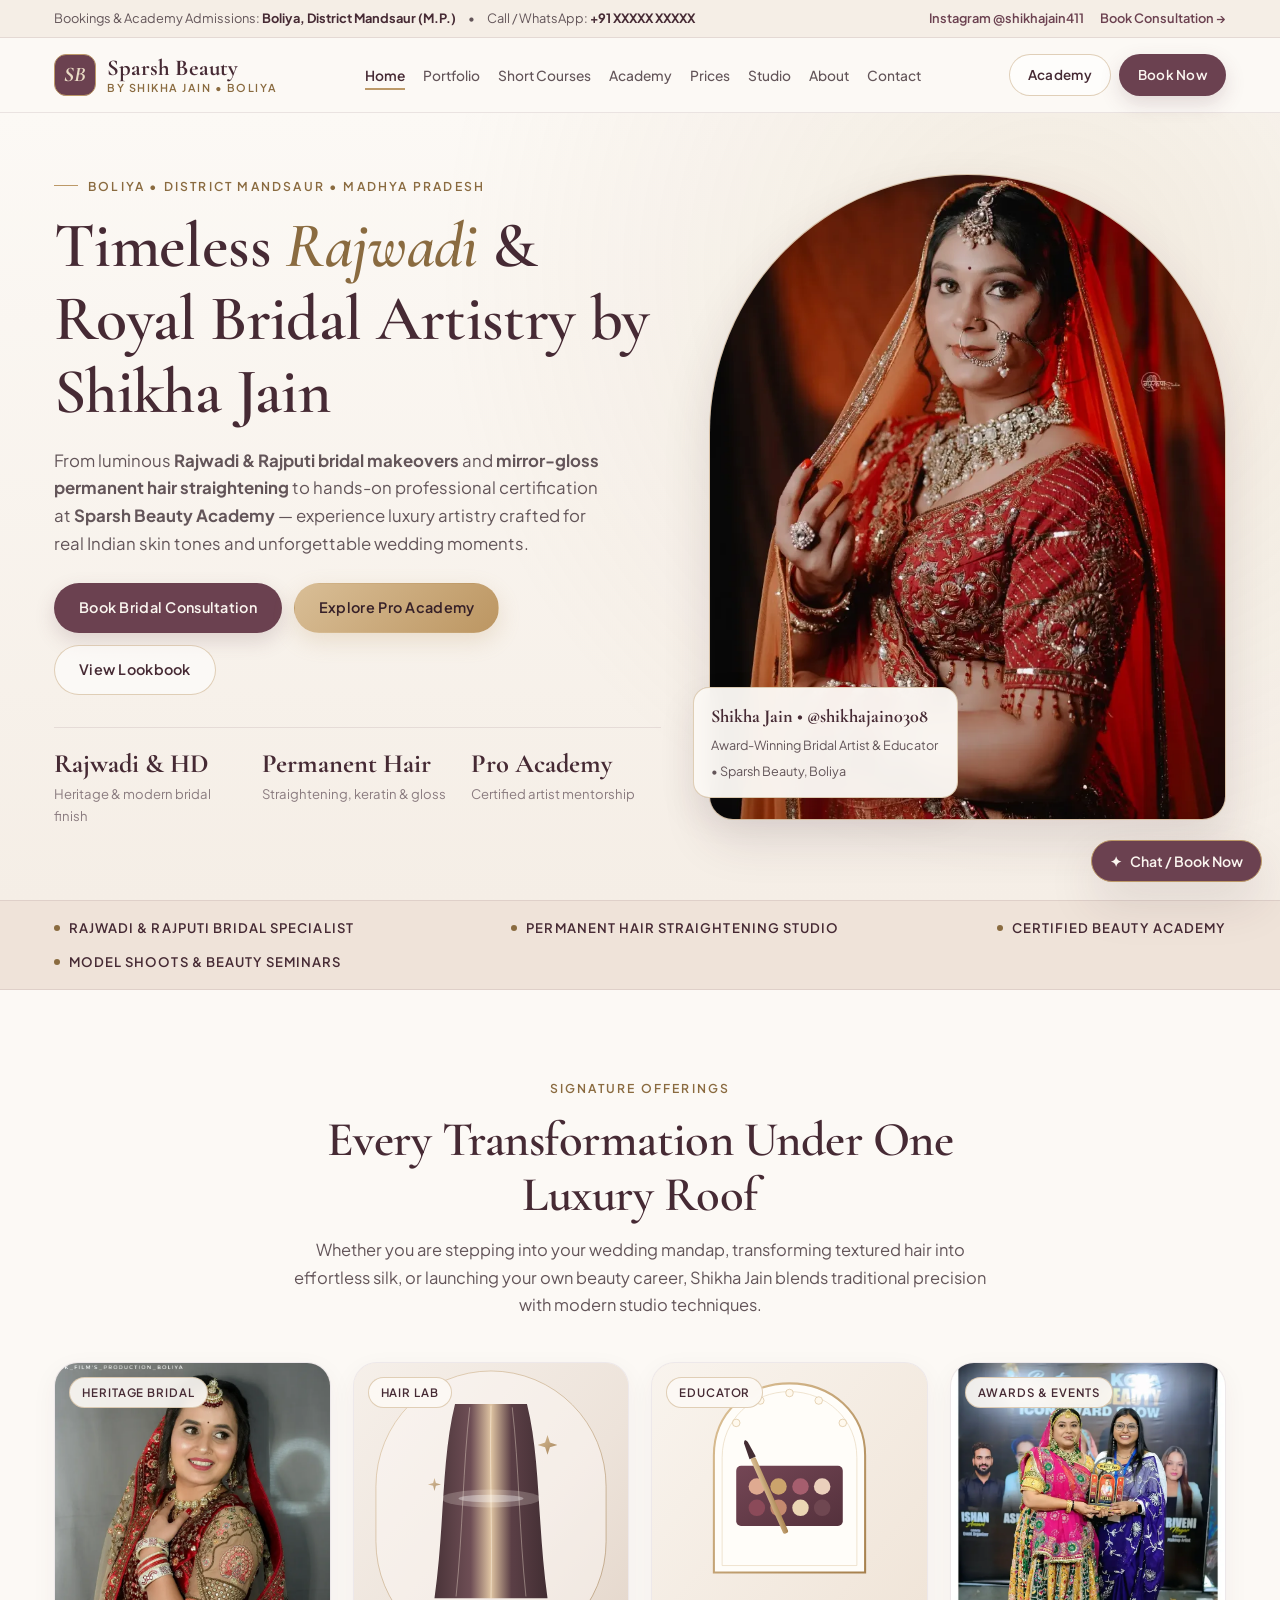
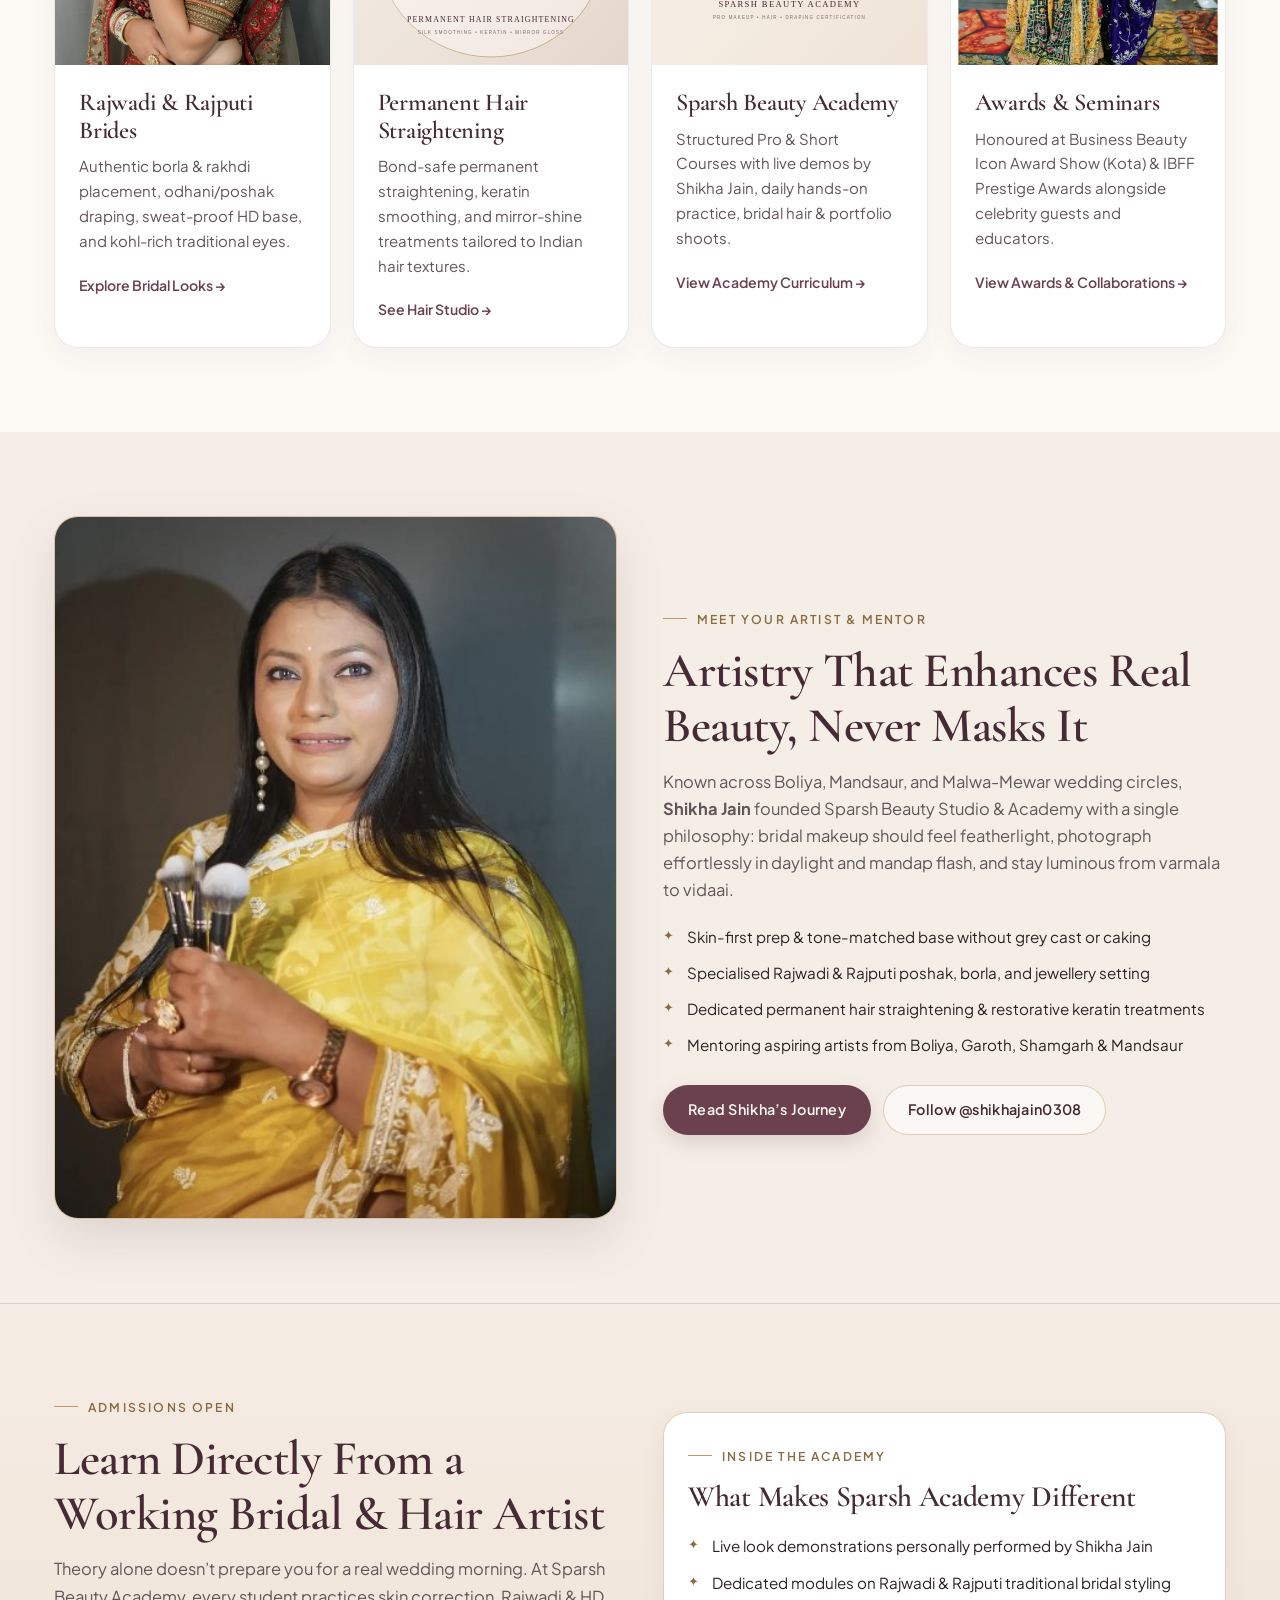
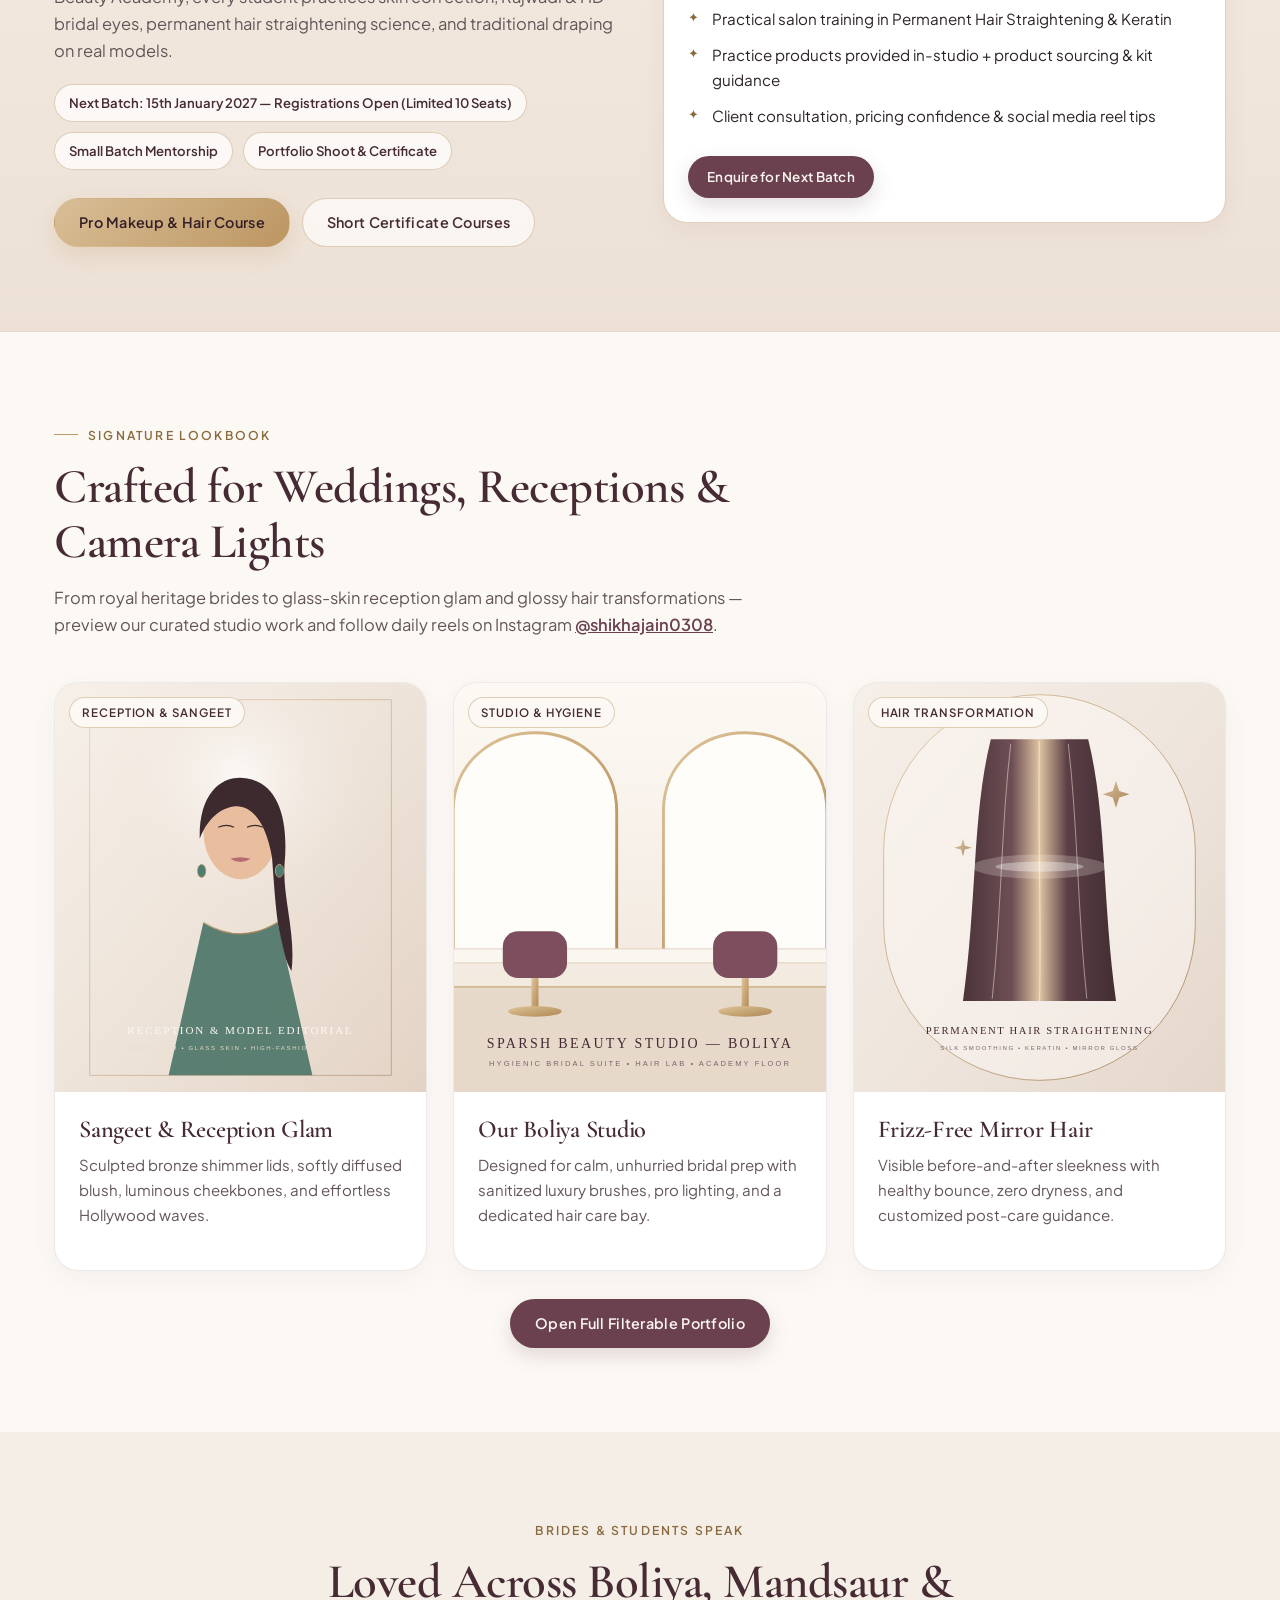
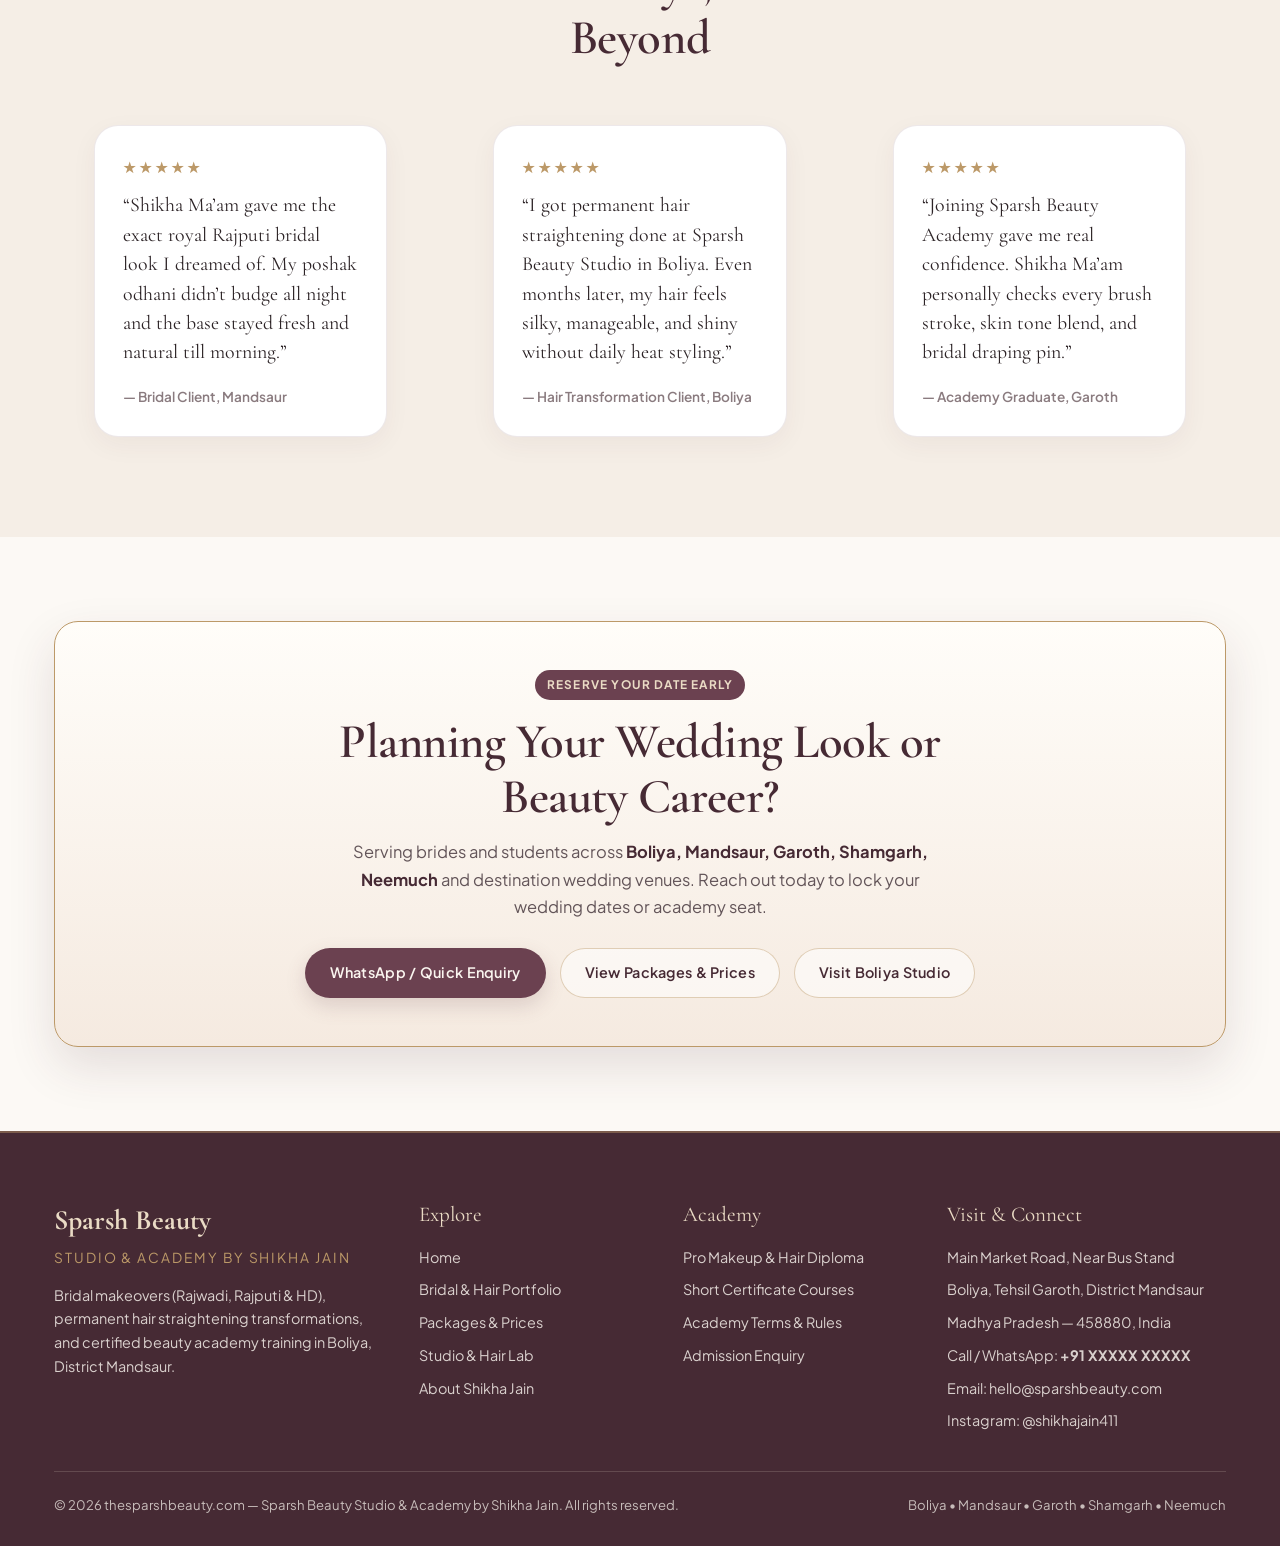
<file: index.html>
<!DOCTYPE html>
<html lang="en">
<head>
  <meta charset="UTF-8" />
  <meta name="viewport" content="width=device-width, initial-scale=1.0" />
  <title>Sparsh Beauty by Shikha Jain | Bridal Makeup, Permanent Hair Studio &amp; Academy — Boliya, Mandsaur</title>
  <meta name="description" content="Shikha Jain — Bridal Makeup Artist, Hairstylist &amp; Educator at Sparsh Beauty Studio &amp; Academy in Boliya, District Mandsaur. Specialists in Rajwadi &amp; Rajputi bridal makeovers, permanent hair straightening, and certified beauty academy courses." />
  <link rel="icon" type="image/svg+xml" href="assets/images/favicon.svg" />
  <link rel="preconnect" href="https://fonts.googleapis.com" />
  <link rel="preconnect" href="https://fonts.gstatic.com" crossorigin />
  <link href="https://fonts.googleapis.com/css2?family=Cormorant+Garamond:ital,wght@0,500;0,600;0,700;1,500;1,600&family=Plus+Jakarta+Sans:wght@400;500;600;700&display=swap" rel="stylesheet" />
  <link rel="stylesheet" href="assets/css/styles.css" />
</head>
<body>
  <a class="skip-link" href="#main-content">Skip to Content</a>

  <!-- Top Utility Bar -->
  <div class="announcement-bar">
    <div class="container announcement-inner">
      <div class="announcement-meta">
        <span>Bookings &amp; Academy Admissions: <strong data-bind="locationShort">Boliya, District Mandsaur (M.P.)</strong></span>
        <span>•</span>
        <span>Call / WhatsApp: <strong data-bind="phone">+91 XXXXX XXXXX</strong></span>
      </div>
      <div class="announcement-actions">
        <a href="https://www.instagram.com/shikhajain0308/" data-ig-link target="_blank" rel="noopener">Instagram <span data-bind="instagramHandle">@shikhajain0308</span></a>
        <a href="contact.html">Book Consultation &rarr;</a>
      </div>
    </div>
  </div>

  <!-- Header -->
  <header class="site-header">
    <div class="container header-inner">
      <a href="index.html" class="brand-logo" aria-label="Sparsh Beauty Home">
        <span class="brand-mark">SB</span>
        <span class="brand-text">
          <span class="brand-title">Sparsh Beauty</span>
          <span class="brand-subtitle">By Shikha Jain • Boliya</span>
        </span>
      </a>

      <nav aria-label="Main navigation">
        <ul class="nav-links">
          <li><a href="index.html">Home</a></li>
          <li><a href="portfolio.html">Portfolio</a></li>
          <li><a href="academy-short-courses.html">Short Courses</a></li>
          <li><a href="academy.html">Academy</a></li>
          <li><a href="prices.html">Prices</a></li>
          <li><a href="studio.html">Studio</a></li>
          <li><a href="about.html">About</a></li>
          <li><a href="contact.html">Contact</a></li>
        </ul>
      </nav>

      <div class="header-cta">
        <a href="academy.html" class="btn btn-outline btn-sm">Academy</a>
        <a href="#" class="btn btn-primary btn-sm" data-wa-message="Hello Shikha Ma'am! I would like to book a Bridal Makeover / Consultation via sparshbeauty.com.">Book Now</a>
        <button class="mobile-menu-btn" type="button" aria-label="Open navigation menu" data-mobile-open>&#9776;</button>
      </div>
    </div>
  </header>

  <!-- Mobile Drawer -->
  <div class="mobile-drawer" id="mobileDrawer" aria-hidden="true">
    <div class="mobile-drawer-panel">
      <div>
        <div style="display:flex;align-items:center;justify-content:space-between;">
          <span class="brand-title">Sparsh Beauty</span>
          <button type="button" class="modal-close" style="position:static;" aria-label="Close menu" data-mobile-close>&times;</button>
        </div>
        <ul class="mobile-nav-list">
          <li><a href="index.html">Home</a></li>
          <li><a href="portfolio.html">Portfolio</a></li>
          <li><a href="academy-short-courses.html">Academy Short Courses</a></li>
          <li><a href="academy.html">Pro Academy</a></li>
          <li><a href="prices.html">Services &amp; Prices</a></li>
          <li><a href="studio.html">Studio &amp; Hair Lab</a></li>
          <li><a href="about.html">About Shikha Jain</a></li>
          <li><a href="contact.html">Contact &amp; Booking</a></li>
        </ul>
      </div>
      <div>
        <a href="#" class="btn btn-primary" style="width:100%;" data-wa-message="Hello Shikha Ma'am! I want to enquire about bridal dates or academy batches.">WhatsApp Studio</a>
        <p class="muted" style="font-size:0.8rem;margin:12px 0 0;" data-bind="locationShort">Boliya, District Mandsaur (M.P.)</p>
      </div>
    </div>
  </div>

  <main id="main-content">
    <!-- Hero Section -->
    <section class="hero">
      <div class="container hero-grid">
        <div class="reveal">
          <span class="eyebrow">Boliya • District Mandsaur • Madhya Pradesh</span>
          <h1 class="hero-title">
            Timeless <em>Rajwadi</em> &amp; Royal Bridal Artistry by Shikha Jain
          </h1>
          <p class="hero-desc">
            From luminous <strong>Rajwadi &amp; Rajputi bridal makeovers</strong> and <strong>mirror-gloss permanent hair straightening</strong> to hands-on professional certification at <strong>Sparsh Beauty Academy</strong> — experience luxury artistry crafted for real Indian skin tones and unforgettable wedding moments.
          </p>
          <div class="hero-actions">
            <a href="#" class="btn btn-primary" data-wa-message="Hello Shikha Ma'am! I want to check bridal availability and packages at Sparsh Beauty.">Book Bridal Consultation</a>
            <a href="academy.html" class="btn btn-gold">Explore Pro Academy</a>
            <a href="portfolio.html" class="btn btn-outline">View Lookbook</a>
          </div>
          <div class="hero-highlights">
            <div>
              <div class="hero-stat-value">Rajwadi &amp; HD</div>
              <div class="hero-stat-label">Heritage &amp; modern bridal finish</div>
            </div>
            <div>
              <div class="hero-stat-value">Permanent Hair</div>
              <div class="hero-stat-label">Straightening, keratin &amp; gloss</div>
            </div>
            <div>
              <div class="hero-stat-value">Pro Academy</div>
              <div class="hero-stat-label">Certified artist mentorship</div>
            </div>
          </div>
        </div>

        <div class="hero-visual reveal">
          <div class="hero-frame">
            <img src="assets/images/bride-crimson-nath.webp" alt="Traditional Rajwadi Bridal Makeup by Shikha Jain — Sparsh Beauty, Boliya" style="object-position:center 15%;" />
          </div>
          <div class="hero-float-badge">
            <strong>Shikha Jain • @shikhajain0308</strong>
            <span>Award-Winning Bridal Artist &amp; Educator • Sparsh Beauty, Boliya</span>
          </div>
        </div>
      </div>
    </section>

    <!-- Trust & Specialty Ribbon -->
    <section class="trust-strip" aria-label="Studio Highlights">
      <div class="container trust-items">
        <span class="trust-item"><span class="trust-dot"></span> Rajwadi &amp; Rajputi Bridal Specialist</span>
        <span class="trust-item"><span class="trust-dot"></span> Permanent Hair Straightening Studio</span>
        <span class="trust-item"><span class="trust-dot"></span> Certified Beauty Academy</span>
        <span class="trust-item"><span class="trust-dot"></span> Model Shoots &amp; Beauty Seminars</span>
      </div>
    </section>

    <!-- Four Pillars of Sparsh Beauty -->
    <section class="section">
      <div class="container">
        <div class="section-header centered reveal">
          <span class="eyebrow">Signature Offerings</span>
          <h2 class="section-title">Every Transformation Under One Luxury Roof</h2>
          <p class="section-lead">
            Whether you are stepping into your wedding mandap, transforming textured hair into effortless silk, or launching your own beauty career, Shikha Jain blends traditional precision with modern studio techniques.
          </p>
        </div>

        <div class="grid-4">
          <article class="card reveal">
            <div class="card-media">
              <span class="card-tag">Heritage Bridal</span>
              <img src="assets/images/bride-boliya-velvet.webp" alt="Boliya Bridal Makeover in Velvet Maroon and Champagne Lehenga by Shikha Jain" style="object-position:center 15%;" />
            </div>
            <div class="card-body">
              <h3 class="card-title">Rajwadi &amp; Rajputi Brides</h3>
              <p class="card-text">Authentic borla &amp; rakhdi placement, odhani/poshak draping, sweat-proof HD base, and kohl-rich traditional eyes.</p>
              <a href="portfolio.html" class="card-link">Explore Bridal Looks &rarr;</a>
            </div>
          </article>

          <article class="card reveal">
            <div class="card-media">
              <span class="card-tag">Hair Lab</span>
              <img src="assets/images/hair-transformation.svg" alt="Permanent Hair Straightening Transformation" />
            </div>
            <div class="card-body">
              <h3 class="card-title">Permanent Hair Straightening</h3>
              <p class="card-text">Bond-safe permanent straightening, keratin smoothing, and mirror-shine treatments tailored to Indian hair textures.</p>
              <a href="studio.html#hair-lab" class="card-link">See Hair Studio &rarr;</a>
            </div>
          </article>

          <article class="card reveal">
            <div class="card-media">
              <span class="card-tag">Educator</span>
              <img src="assets/images/academy-masterclass.svg" alt="Sparsh Beauty Academy Training Course" />
            </div>
            <div class="card-body">
              <h3 class="card-title">Sparsh Beauty Academy</h3>
              <p class="card-text">Structured Pro &amp; Short Courses with live demos by Shikha Jain, daily hands-on practice, bridal hair &amp; portfolio shoots.</p>
              <a href="academy.html" class="card-link">View Academy Curriculum &rarr;</a>
            </div>
          </article>

          <article class="card reveal">
            <div class="card-media">
              <span class="card-tag">Awards &amp; Events</span>
              <img src="assets/images/award-bhabho-kota.webp" alt="Shikha Jain receiving Business Beauty Icon Award in Kota with Neelu Vaghela" style="object-position:center 12%;" />
            </div>
            <div class="card-body">
              <h3 class="card-title">Awards &amp; Seminars</h3>
              <p class="card-text">Honoured at Business Beauty Icon Award Show (Kota) &amp; IBFF Prestige Awards alongside celebrity guests and educators.</p>
              <a href="about.html#events" class="card-link">View Awards &amp; Collaborations &rarr;</a>
            </div>
          </article>
        </div>
      </div>
    </section>

    <!-- Featured Artist Split Section -->
    <section class="section section-cream">
      <div class="container split-feature">
        <div class="reveal">
          <div class="hero-frame" style="border-radius:24px;">
            <img src="assets/images/shikha-jain.jpg" alt="Shikha Jain — Makeup Artist, Hairstylist and Founder of Sparsh Beauty, Boliya" style="object-position:center 15%;" />
          </div>
        </div>
        <div class="reveal">
          <span class="eyebrow">Meet Your Artist &amp; Mentor</span>
          <h2 class="section-title">Artistry That Enhances Real Beauty, Never Masks It</h2>
          <p class="section-lead">
            Known across Boliya, Mandsaur, and Malwa-Mewar wedding circles, <strong>Shikha Jain</strong> founded Sparsh Beauty Studio &amp; Academy with a single philosophy: bridal makeup should feel featherlight, photograph effortlessly in daylight and mandap flash, and stay luminous from varmala to vidaai.
          </p>
          <ul class="check-list mt-20">
            <li>Skin-first prep &amp; tone-matched base without grey cast or caking</li>
            <li>Specialised Rajwadi &amp; Rajputi poshak, borla, and jewellery setting</li>
            <li>Dedicated permanent hair straightening &amp; restorative keratin treatments</li>
            <li>Mentoring aspiring artists from Boliya, Garoth, Shamgarh &amp; Mandsaur</li>
          </ul>
          <div class="hero-actions mt-28 mb-0">
            <a href="about.html" class="btn btn-primary">Read Shikha’s Journey</a>
            <a href="https://www.instagram.com/shikhajain0308/" data-ig-link target="_blank" rel="noopener" class="btn btn-outline">Follow @shikhajain0308</a>
          </div>
        </div>
      </div>
    </section>

    <!-- Academy Spotlight -->
    <section class="section section-plum">
      <div class="container split-feature">
        <div class="reveal">
          <span class="eyebrow eyebrow-light">Admissions Open</span>
          <h2 class="section-title">Learn Directly From a Working Bridal &amp; Hair Artist</h2>
          <p class="section-lead">
            Theory alone doesn’t prepare you for a real wedding morning. At Sparsh Beauty Academy, every student practices skin correction, Rajwadi &amp; HD bridal eyes, permanent hair straightening science, and traditional draping on real models.
          </p>
          <div class="pill-list mt-20">
            <span class="pill-badge">Next Batch: <span data-bind="nextProBatch">Registrations Open</span></span>
            <span class="pill-badge">Small Batch Mentorship</span>
            <span class="pill-badge">Portfolio Shoot &amp; Certificate</span>
          </div>
          <div class="hero-actions mt-28 mb-0">
            <a href="academy.html" class="btn btn-gold">Pro Makeup &amp; Hair Course</a>
            <a href="academy-short-courses.html" class="btn btn-outline-light">Short Certificate Courses</a>
          </div>
        </div>

        <div class="reveal">
          <div class="card" style="border-color:var(--border-gold);">
            <div class="card-body">
              <span class="eyebrow">Inside the Academy</span>
              <h3 class="card-title" style="font-size:1.85rem;">What Makes Sparsh Academy Different</h3>
              <ul class="check-list mt-20">
                <li>Live look demonstrations personally performed by Shikha Jain</li>
                <li>Dedicated modules on Rajwadi &amp; Rajputi traditional bridal styling</li>
                <li>Practical salon training in Permanent Hair Straightening &amp; Keratin</li>
                <li>Practice products provided in-studio + product sourcing &amp; kit guidance</li>
                <li>Client consultation, pricing confidence &amp; social media reel tips</li>
              </ul>
              <div class="mt-28">
                <a href="#" class="btn btn-primary btn-sm" data-wa-message="Hello Shikha Ma'am! I want fee details and seat availability for the upcoming Sparsh Beauty Academy batch.">Enquire for Next Batch</a>
              </div>
            </div>
          </div>
        </div>
      </div>
    </section>

    <!-- Editorial Reception & Lookbook Preview -->
    <section class="section">
      <div class="container">
        <div class="section-header reveal">
          <span class="eyebrow">Signature Lookbook</span>
          <h2 class="section-title">Crafted for Weddings, Receptions &amp; Camera Lights</h2>
          <p class="section-lead">
            From royal heritage brides to glass-skin reception glam and glossy hair transformations — preview our curated studio work and follow daily reels on Instagram <a href="https://www.instagram.com/shikhajain0308/" data-ig-link target="_blank" rel="noopener" style="color:var(--bg-plum);font-weight:600;text-decoration:underline;">@shikhajain0308</a>.
          </p>
        </div>

        <div class="grid-3">
          <article class="card reveal">
            <div class="card-media">
              <span class="card-tag">Reception &amp; Sangeet</span>
              <img src="assets/images/editorial-glam.svg" alt="Soft Glam Reception and Model Editorial Look" />
            </div>
            <div class="card-body">
              <h3 class="card-title">Sangeet &amp; Reception Glam</h3>
              <p class="card-text">Sculpted bronze shimmer lids, softly diffused blush, luminous cheekbones, and effortless Hollywood waves.</p>
            </div>
          </article>

          <article class="card reveal">
            <div class="card-media">
              <span class="card-tag">Studio &amp; Hygiene</span>
              <img src="assets/images/studio-interior.svg" alt="Sparsh Beauty Studio Boliya Interior" />
            </div>
            <div class="card-body">
              <h3 class="card-title">Our Boliya Studio</h3>
              <p class="card-text">Designed for calm, unhurried bridal prep with sanitized luxury brushes, pro lighting, and a dedicated hair care bay.</p>
            </div>
          </article>

          <article class="card reveal">
            <div class="card-media">
              <span class="card-tag">Hair Transformation</span>
              <img src="assets/images/hair-transformation.svg" alt="Sleek Permanent Hair Straightening Transformation" />
            </div>
            <div class="card-body">
              <h3 class="card-title">Frizz-Free Mirror Hair</h3>
              <p class="card-text">Visible before-and-after sleekness with healthy bounce, zero dryness, and customized post-care guidance.</p>
            </div>
          </article>
        </div>

        <div class="mt-28" style="text-align:center;">
          <a href="portfolio.html" class="btn btn-primary">Open Full Filterable Portfolio</a>
        </div>
      </div>
    </section>

    <!-- Testimonials -->
    <section class="section section-cream">
      <div class="container">
        <div class="section-header centered reveal">
          <span class="eyebrow">Brides &amp; Students Speak</span>
          <h2 class="section-title">Loved Across Boliya, Mandsaur &amp; Beyond</h2>
        </div>

        <div class="grid-3">
          <blockquote class="quote-card reveal">
            <div class="quote-stars">&#9733;&#9733;&#9733;&#9733;&#9733;</div>
            <p class="quote-body">“Shikha Ma’am gave me the exact royal Rajputi bridal look I dreamed of. My poshak odhani didn’t budge all night and the base stayed fresh and natural till morning.”</p>
            <footer class="quote-author">— Bridal Client, Mandsaur</footer>
          </blockquote>

          <blockquote class="quote-card reveal">
            <div class="quote-stars">&#9733;&#9733;&#9733;&#9733;&#9733;</div>
            <p class="quote-body">“I got permanent hair straightening done at Sparsh Beauty Studio in Boliya. Even months later, my hair feels silky, manageable, and shiny without daily heat styling.”</p>
            <footer class="quote-author">— Hair Transformation Client, Boliya</footer>
          </blockquote>

          <blockquote class="quote-card reveal">
            <div class="quote-stars">&#9733;&#9733;&#9733;&#9733;&#9733;</div>
            <p class="quote-body">“Joining Sparsh Beauty Academy gave me real confidence. Shikha Ma’am personally checks every brush stroke, skin tone blend, and bridal draping pin.”</p>
            <footer class="quote-author">— Academy Graduate, Garoth</footer>
          </blockquote>
        </div>
      </div>
    </section>

    <!-- Final Booking CTA Banner -->
    <section class="section">
      <div class="container">
        <div class="package-card featured reveal" style="padding:48px 36px;text-align:center;">
          <span class="package-badge" style="margin:0 auto 14px;">Reserve Your Date Early</span>
          <h2 class="section-title" style="max-width:680px;margin:0 auto 14px;">Planning Your Wedding Look or Beauty Career?</h2>
          <p class="section-lead" style="max-width:620px;margin:0 auto 28px;color:var(--ink-soft);">
            Serving brides and students across <strong style="color:var(--bg-plum-dark);">Boliya, Mandsaur, Garoth, Shamgarh, Neemuch</strong> and destination wedding venues. Reach out today to lock your wedding dates or academy seat.
          </p>
          <div style="display:flex;flex-wrap:wrap;justify-content:center;gap:14px;">
            <a href="#" class="btn btn-primary" data-wa-message="Hello Shikha Ma'am! I want to check availability for bridal makeup / hair treatment / academy admission.">WhatsApp / Quick Enquiry</a>
            <a href="prices.html" class="btn btn-outline">View Packages &amp; Prices</a>
            <a href="contact.html" class="btn btn-outline">Visit Boliya Studio</a>
          </div>
        </div>
      </div>
    </section>
  </main>

  <!-- Footer -->
  <footer class="site-footer">
    <div class="container">
      <div class="footer-grid">
        <div>
          <div class="brand-title" style="color:var(--gold-light);font-size:1.75rem;">Sparsh Beauty</div>
          <p style="font-size:0.86rem;color:var(--gold);letter-spacing:0.14em;text-transform:uppercase;margin:4px 0 14px;">Studio &amp; Academy by Shikha Jain</p>
          <p style="font-size:0.9rem;color:var(--ink-on-dark-muted);margin:0;">
            Bridal makeovers (Rajwadi, Rajputi &amp; HD), permanent hair straightening transformations, and certified beauty academy training in Boliya, District Mandsaur.
          </p>
        </div>

        <div>
          <div class="footer-heading">Explore</div>
          <ul class="footer-links">
            <li><a href="index.html">Home</a></li>
            <li><a href="portfolio.html">Bridal &amp; Hair Portfolio</a></li>
            <li><a href="prices.html">Packages &amp; Prices</a></li>
            <li><a href="studio.html">Studio &amp; Hair Lab</a></li>
            <li><a href="about.html">About Shikha Jain</a></li>
          </ul>
        </div>

        <div>
          <div class="footer-heading">Academy</div>
          <ul class="footer-links">
            <li><a href="academy.html">Pro Makeup &amp; Hair Diploma</a></li>
            <li><a href="academy-short-courses.html">Short Certificate Courses</a></li>
            <li><a href="academy.html#terms">Academy Terms &amp; Rules</a></li>
            <li><a href="contact.html">Admission Enquiry</a></li>
          </ul>
        </div>

        <div>
          <div class="footer-heading">Visit &amp; Connect</div>
          <ul class="footer-links">
            <li data-bind="addressLine1">Main Market Road, Near Bus Stand</li>
            <li data-bind="addressLine2">Boliya, Tehsil Garoth, District Mandsaur</li>
            <li data-bind="statePin">Madhya Pradesh — 458880, India</li>
            <li>Call / WhatsApp: <strong data-bind="phone">+91 XXXXX XXXXX</strong></li>
            <li>Email: <a href="mailto:hello@sparshbeauty.com" data-email-link data-bind="email">hello@sparshbeauty.com</a></li>
            <li>Instagram: <a href="https://www.instagram.com/shikhajain0308/" data-ig-link target="_blank" rel="noopener" data-bind="instagramHandle">@shikhajain0308</a></li>
          </ul>
        </div>
      </div>

      <div class="footer-bottom">
        <span>&copy; 2026 <span data-bind="domain">sparshbeauty.com</span> — Sparsh Beauty Studio &amp; Academy by Shikha Jain. All rights reserved.</span>
        <span>Boliya • Mandsaur • Garoth • Shamgarh • Neemuch</span>
      </div>
    </div>
  </footer>

  <!-- Floating WhatsApp Concierge -->
  <div class="wa-concierge">
    <div class="wa-popover" role="region" aria-label="Quick Chat Options" data-wa-popover>
      <strong style="font-family:var(--font-display);font-size:1.25rem;color:var(--bg-plum);">Sparsh Beauty Concierge</strong>
      <p class="muted" style="font-size:0.82rem;margin:4px 0 0;">Choose what you’d like to enquire about with Shikha Jain’s team:</p>
      <div class="wa-quick-links">
        <a href="#" data-wa-message="Hello Shikha Ma'am! I want to enquire about Rajwadi / Bridal Makeup availability and packages.">Bridal / Rajwadi Makeup Booking</a>
        <a href="#" data-wa-message="Hello! I want details and pricing for Permanent Hair Straightening at Sparsh Beauty Studio, Boliya.">Permanent Hair Straightening</a>
        <a href="#" data-wa-message="Hello Shikha Ma'am! Please share upcoming batch dates and fee details for Sparsh Beauty Academy.">Academy Course Admissions</a>
        <a href="contact.html">Open Full Booking Form &rarr;</a>
      </div>
    </div>
    <button type="button" class="wa-fab" data-wa-toggle aria-label="Chat with Sparsh Beauty">
      <span>&#10022;</span> Chat / Book Now
    </button>
  </div>

  <script src="assets/js/site-config.js"></script>
  <script src="assets/js/main.js"></script>
</body>
</html>
</file>
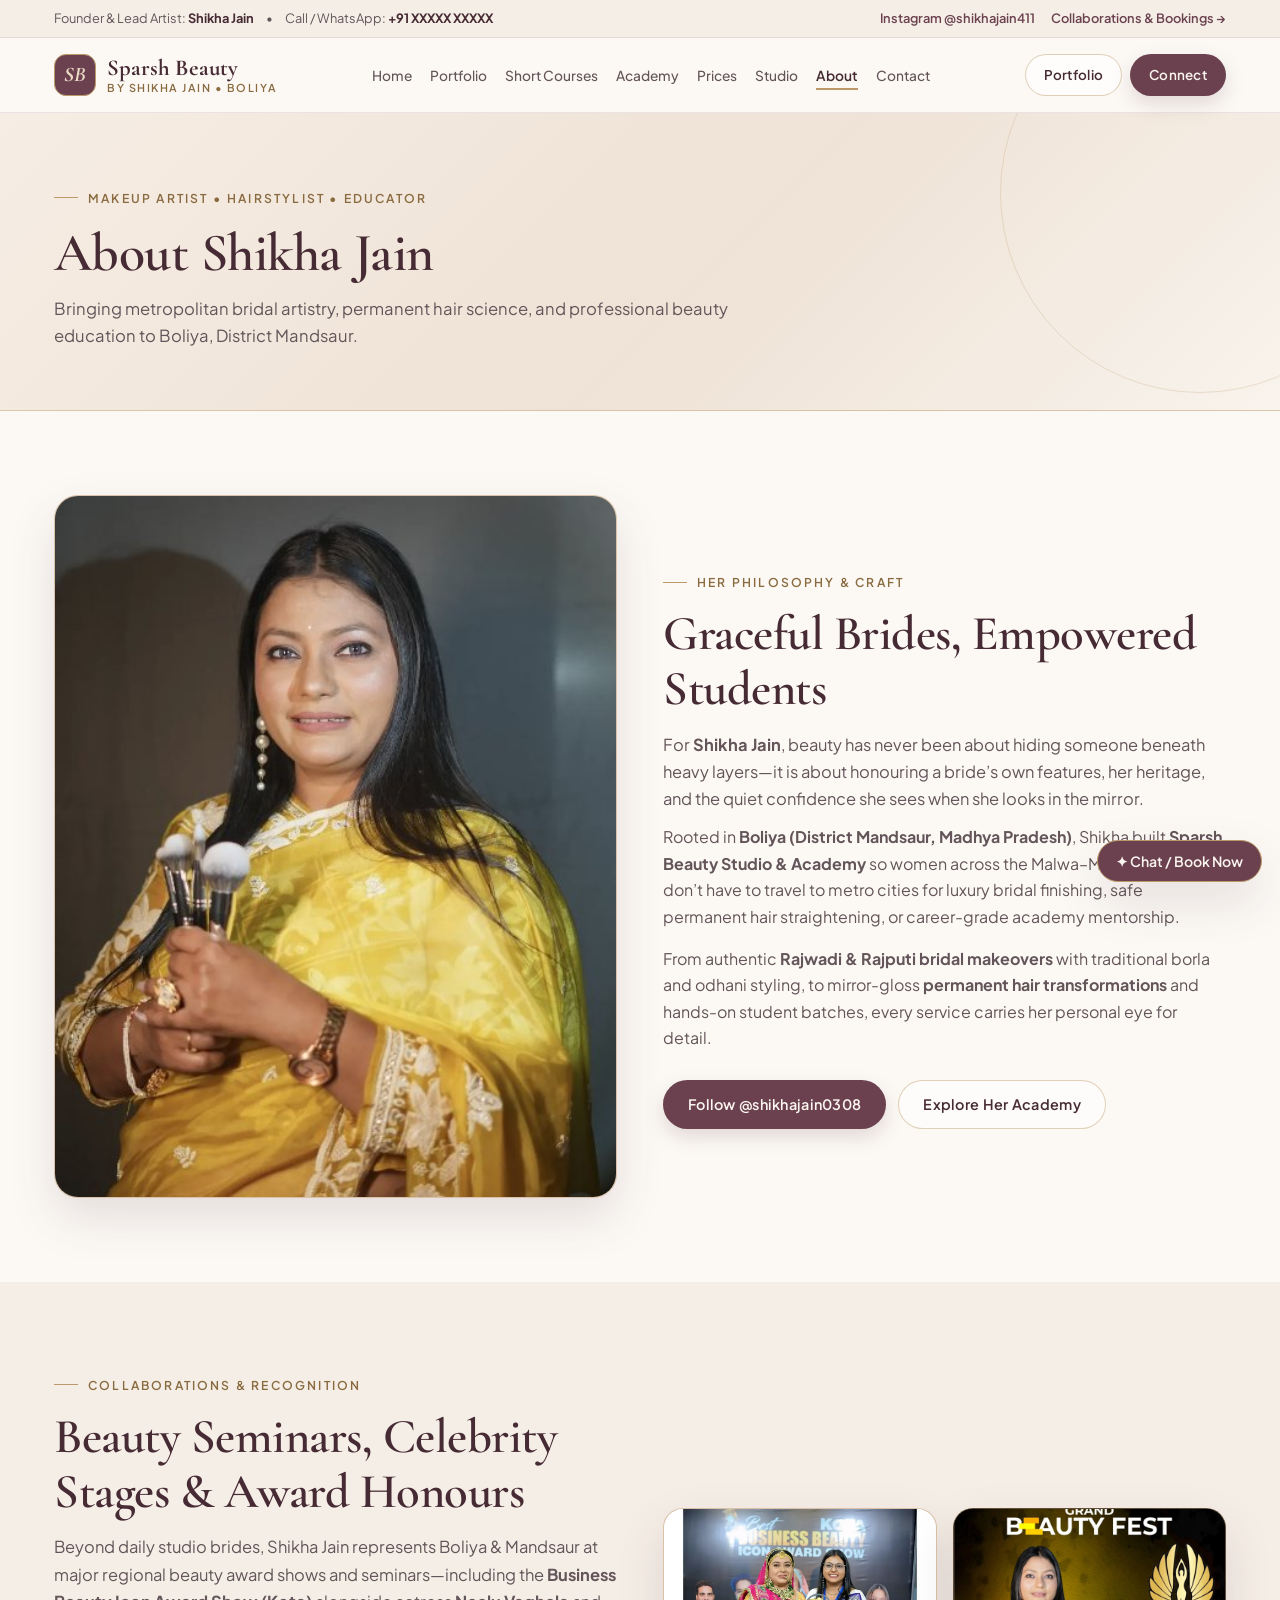
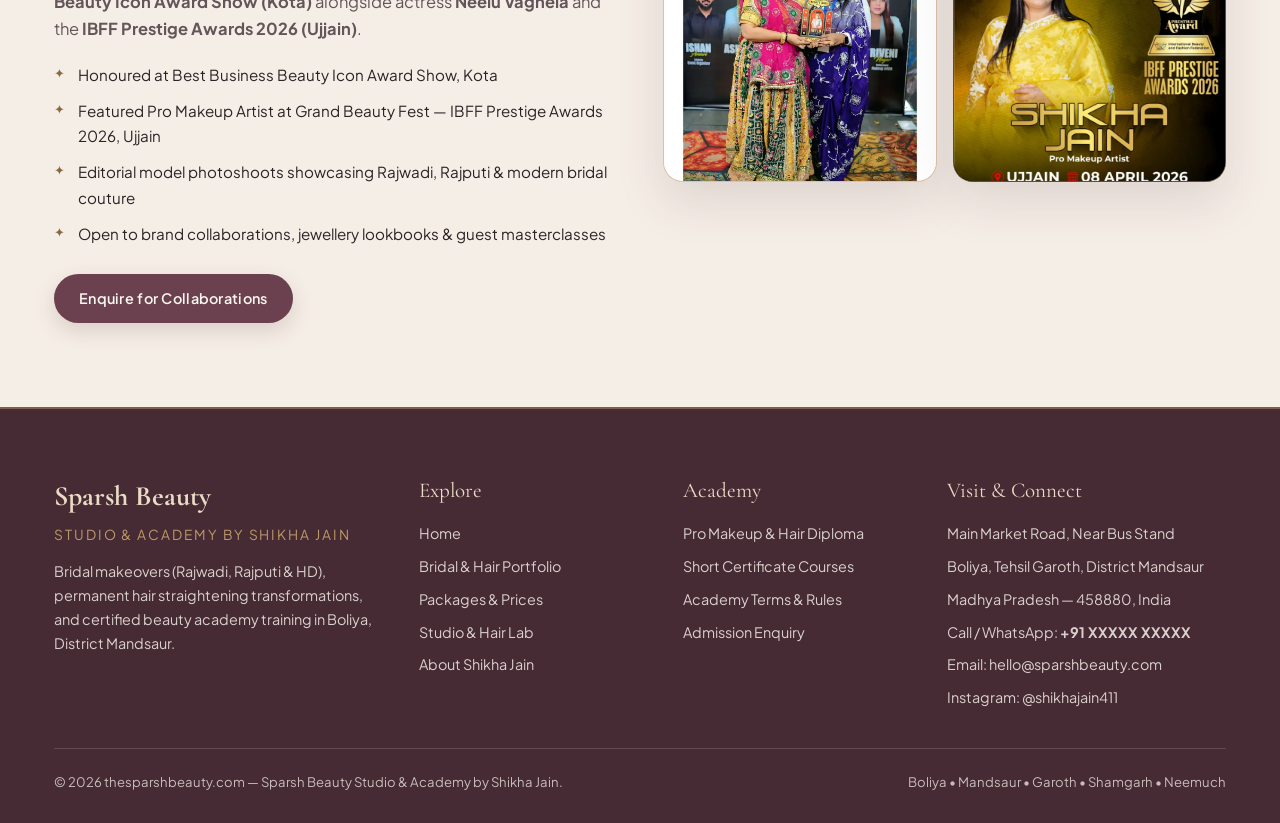
<file: about.html>
<!DOCTYPE html>
<html lang="en">
<head>
  <meta charset="UTF-8" />
  <meta name="viewport" content="width=device-width, initial-scale=1.0" />
  <title>About Shikha Jain | Makeup Artist, Hairstylist &amp; Educator — Boliya, Mandsaur</title>
  <meta name="description" content="Meet Shikha Jain, founder of Sparsh Beauty Studio &amp; Academy in Boliya, District Mandsaur. Specialising in Rajwadi &amp; Rajputi bridal makeovers, permanent hair straightening, beauty seminars, and artist education." />
  <link rel="icon" type="image/svg+xml" href="assets/images/favicon.svg" />
  <link rel="preconnect" href="https://fonts.googleapis.com" />
  <link rel="preconnect" href="https://fonts.gstatic.com" crossorigin />
  <link href="https://fonts.googleapis.com/css2?family=Cormorant+Garamond:ital,wght@0,500;0,600;0,700;1,500;1,600&family=Plus+Jakarta+Sans:wght@400;500;600;700&display=swap" rel="stylesheet" />
  <link rel="stylesheet" href="assets/css/styles.css" />
</head>
<body>
  <a class="skip-link" href="#main-content">Skip to Content</a>

  <div class="announcement-bar">
    <div class="container announcement-inner">
      <div class="announcement-meta">
        <span>Founder &amp; Lead Artist: <strong>Shikha Jain</strong></span>
        <span>•</span>
        <span>Call / WhatsApp: <strong data-bind="phone">+91 XXXXX XXXXX</strong></span>
      </div>
      <div class="announcement-actions">
        <a href="https://www.instagram.com/shikhajain0308/" data-ig-link target="_blank" rel="noopener">Instagram <span data-bind="instagramHandle">@shikhajain0308</span></a>
        <a href="contact.html">Collaborations &amp; Bookings &rarr;</a>
      </div>
    </div>
  </div>

  <header class="site-header">
    <div class="container header-inner">
      <a href="index.html" class="brand-logo" aria-label="Sparsh Beauty Home">
        <span class="brand-mark">SB</span>
        <span class="brand-text">
          <span class="brand-title">Sparsh Beauty</span>
          <span class="brand-subtitle">By Shikha Jain • Boliya</span>
        </span>
      </a>
      <nav aria-label="Main navigation">
        <ul class="nav-links">
          <li><a href="index.html">Home</a></li>
          <li><a href="portfolio.html">Portfolio</a></li>
          <li><a href="academy-short-courses.html">Short Courses</a></li>
          <li><a href="academy.html">Academy</a></li>
          <li><a href="prices.html">Prices</a></li>
          <li><a href="studio.html">Studio</a></li>
          <li><a href="about.html">About</a></li>
          <li><a href="contact.html">Contact</a></li>
        </ul>
      </nav>
      <div class="header-cta">
        <a href="portfolio.html" class="btn btn-outline btn-sm">Portfolio</a>
        <a href="#" class="btn btn-primary btn-sm" data-wa-message="Hello Shikha Ma'am! I read your story on sparshbeauty.com and would love to connect.">Connect</a>
        <button class="mobile-menu-btn" type="button" aria-label="Open navigation menu" data-mobile-open>&#9776;</button>
      </div>
    </div>
  </header>

  <div class="mobile-drawer" id="mobileDrawer" aria-hidden="true">
    <div class="mobile-drawer-panel">
      <div>
        <div style="display:flex;align-items:center;justify-content:space-between;">
          <span class="brand-title">Sparsh Beauty</span>
          <button type="button" class="modal-close" style="position:static;" aria-label="Close menu" data-mobile-close>&times;</button>
        </div>
        <ul class="mobile-nav-list">
          <li><a href="index.html">Home</a></li>
          <li><a href="portfolio.html">Portfolio</a></li>
          <li><a href="academy-short-courses.html">Academy Short Courses</a></li>
          <li><a href="academy.html">Pro Academy</a></li>
          <li><a href="prices.html">Services &amp; Prices</a></li>
          <li><a href="studio.html">Studio &amp; Hair Lab</a></li>
          <li><a href="about.html">About Shikha Jain</a></li>
          <li><a href="contact.html">Contact &amp; Booking</a></li>
        </ul>
      </div>
      <a href="#" class="btn btn-primary" style="width:100%;" data-wa-message="Hello Shikha Ma'am! I want to book a bridal consultation.">WhatsApp Studio</a>
    </div>
  </div>

  <main id="main-content">
    <section class="page-banner">
      <div class="container">
        <span class="eyebrow eyebrow-light">Makeup Artist • Hairstylist • Educator</span>
        <h1>About Shikha Jain</h1>
        <p>Bringing metropolitan bridal artistry, permanent hair science, and professional beauty education to Boliya, District Mandsaur.</p>
      </div>
    </section>

    <section class="section">
      <div class="container split-feature">
        <div class="reveal">
          <div class="hero-frame" style="border-radius:24px;">
            <img src="assets/images/shikha-jain.jpg" alt="Shikha Jain — Makeup Artist, Hairstylist and Educator at Sparsh Beauty, Boliya" style="object-position:center 15%;" />
          </div>
        </div>
        <div class="reveal">
          <span class="eyebrow">Her Philosophy &amp; Craft</span>
          <h2 class="section-title">Graceful Brides, Empowered Students</h2>
          <p class="section-lead">
            For <strong>Shikha Jain</strong>, beauty has never been about hiding someone beneath heavy layers—it is about honouring a bride’s own features, her heritage, and the quiet confidence she sees when she looks in the mirror.
          </p>
          <p class="mt-12" style="color:var(--ink-soft);">
            Rooted in <strong>Boliya (District Mandsaur, Madhya Pradesh)</strong>, Shikha built <strong>Sparsh Beauty Studio &amp; Academy</strong> so women across the Malwa–Mewar region don’t have to travel to metro cities for luxury bridal finishing, safe permanent hair straightening, or career-grade academy mentorship.
          </p>
          <p class="mt-12" style="color:var(--ink-soft);">
            From authentic <strong>Rajwadi &amp; Rajputi bridal makeovers</strong> with traditional borla and odhani styling, to mirror-gloss <strong>permanent hair transformations</strong> and hands-on student batches, every service carries her personal eye for detail.
          </p>
          <div class="hero-actions mt-28 mb-0">
            <a href="https://www.instagram.com/shikhajain0308/" data-ig-link target="_blank" rel="noopener" class="btn btn-primary">Follow @shikhajain0308</a>
            <a href="academy.html" class="btn btn-outline">Explore Her Academy</a>
          </div>
        </div>
      </div>
    </section>

    <!-- Collaborations, Seminars & Events -->
    <section id="events" class="section section-cream">
      <div class="container split-feature">
        <div class="reveal">
          <span class="eyebrow">Collaborations &amp; Recognition</span>
          <h2 class="section-title">Beauty Seminars, Celebrity Stages &amp; Award Honours</h2>
          <p class="section-lead">
            Beyond daily studio brides, Shikha Jain represents Boliya &amp; Mandsaur at major regional beauty award shows and seminars—including the <strong>Business Beauty Icon Award Show (Kota)</strong> alongside actress <strong>Neelu Vaghela</strong> and the <strong>IBFF Prestige Awards 2026 (Ujjain)</strong>.
          </p>
          <ul class="check-list mt-20">
            <li>Honoured at Best Business Beauty Icon Award Show, Kota</li>
            <li>Featured Pro Makeup Artist at Grand Beauty Fest — IBFF Prestige Awards 2026, Ujjain</li>
            <li>Editorial model photoshoots showcasing Rajwadi, Rajputi &amp; modern bridal couture</li>
            <li>Open to brand collaborations, jewellery lookbooks &amp; guest masterclasses</li>
          </ul>
          <div class="hero-actions mt-28 mb-0">
            <a href="#" class="btn btn-primary" data-wa-message="Hello Shikha Ma'am! I would like to discuss a beauty seminar, model shoot, or brand collaboration.">Enquire for Collaborations</a>
          </div>
        </div>
        <div class="reveal">
          <div class="grid-2" style="gap:16px;">
            <div class="hero-frame" style="border-radius:20px;">
              <img src="assets/images/award-bhabho-kota.webp" alt="Shikha Jain receiving Business Beauty Icon Award in Kota with Neelu Vaghela" style="aspect-ratio:1/1;object-position:center 12%;" />
            </div>
            <div class="hero-frame" style="border-radius:20px;background:#14100d;">
              <img src="assets/images/award-ulka-gupta.jpg" alt="Shikha Jain featured at Grand Beauty Fest IBFF Prestige Awards 2026 Ujjain" style="aspect-ratio:1/1;object-fit:contain;background:#14100d;" />
            </div>
          </div>
        </div>
      </div>
    </section>
  </main>

  <footer class="site-footer">
    <div class="container">
      <div class="footer-grid">
        <div>
          <div class="brand-title" style="color:var(--gold-light);font-size:1.75rem;">Sparsh Beauty</div>
          <p style="font-size:0.86rem;color:var(--gold);letter-spacing:0.14em;text-transform:uppercase;margin:4px 0 14px;">Studio &amp; Academy by Shikha Jain</p>
          <p style="font-size:0.9rem;color:var(--ink-on-dark-muted);margin:0;">Bridal makeovers (Rajwadi, Rajputi &amp; HD), permanent hair straightening transformations, and certified beauty academy training in Boliya, District Mandsaur.</p>
        </div>
        <div>
          <div class="footer-heading">Explore</div>
          <ul class="footer-links">
            <li><a href="index.html">Home</a></li>
            <li><a href="portfolio.html">Bridal &amp; Hair Portfolio</a></li>
            <li><a href="prices.html">Packages &amp; Prices</a></li>
            <li><a href="studio.html">Studio &amp; Hair Lab</a></li>
            <li><a href="about.html">About Shikha Jain</a></li>
          </ul>
        </div>
        <div>
          <div class="footer-heading">Academy</div>
          <ul class="footer-links">
            <li><a href="academy.html">Pro Makeup &amp; Hair Diploma</a></li>
            <li><a href="academy-short-courses.html">Short Certificate Courses</a></li>
            <li><a href="academy.html#terms">Academy Terms &amp; Rules</a></li>
            <li><a href="contact.html">Admission Enquiry</a></li>
          </ul>
        </div>
        <div>
          <div class="footer-heading">Visit &amp; Connect</div>
          <ul class="footer-links">
            <li data-bind="addressLine1">Main Market Road, Near Bus Stand</li>
            <li data-bind="addressLine2">Boliya, Tehsil Garoth, District Mandsaur</li>
            <li data-bind="statePin">Madhya Pradesh — 458880, India</li>
            <li>Call / WhatsApp: <strong data-bind="phone">+91 XXXXX XXXXX</strong></li>
            <li>Email: <a href="mailto:hello@sparshbeauty.com" data-email-link data-bind="email">hello@sparshbeauty.com</a></li>
            <li>Instagram: <a href="https://www.instagram.com/shikhajain0308/" data-ig-link target="_blank" rel="noopener" data-bind="instagramHandle">@shikhajain0308</a></li>
          </ul>
        </div>
      </div>
      <div class="footer-bottom">
        <span>&copy; 2026 <span data-bind="domain">sparshbeauty.com</span> — Sparsh Beauty Studio &amp; Academy by Shikha Jain.</span>
        <span>Boliya • Mandsaur • Garoth • Shamgarh • Neemuch</span>
      </div>
    </div>
  </footer>

  <div class="wa-concierge">
    <div class="wa-popover" role="region" aria-label="Quick Chat Options" data-wa-popover>
      <strong style="font-family:var(--font-display);font-size:1.25rem;color:var(--bg-plum);">Connect with Shikha Jain</strong>
      <div class="wa-quick-links">
        <a href="#" data-wa-message="Hello Shikha Ma'am! I want to enquire about bridal makeup.">Bridal Consultation</a>
        <a href="#" data-wa-message="Hello Shikha Ma'am! I want to invite you for a seminar / model shoot collaboration.">Events &amp; Collaborations</a>
      </div>
    </div>
    <button type="button" class="wa-fab" data-wa-toggle aria-label="Chat with Sparsh Beauty">&#10022; Chat / Book Now</button>
  </div>

  <script src="assets/js/site-config.js"></script>
  <script src="assets/js/main.js"></script>
</body>
</html>
</file>
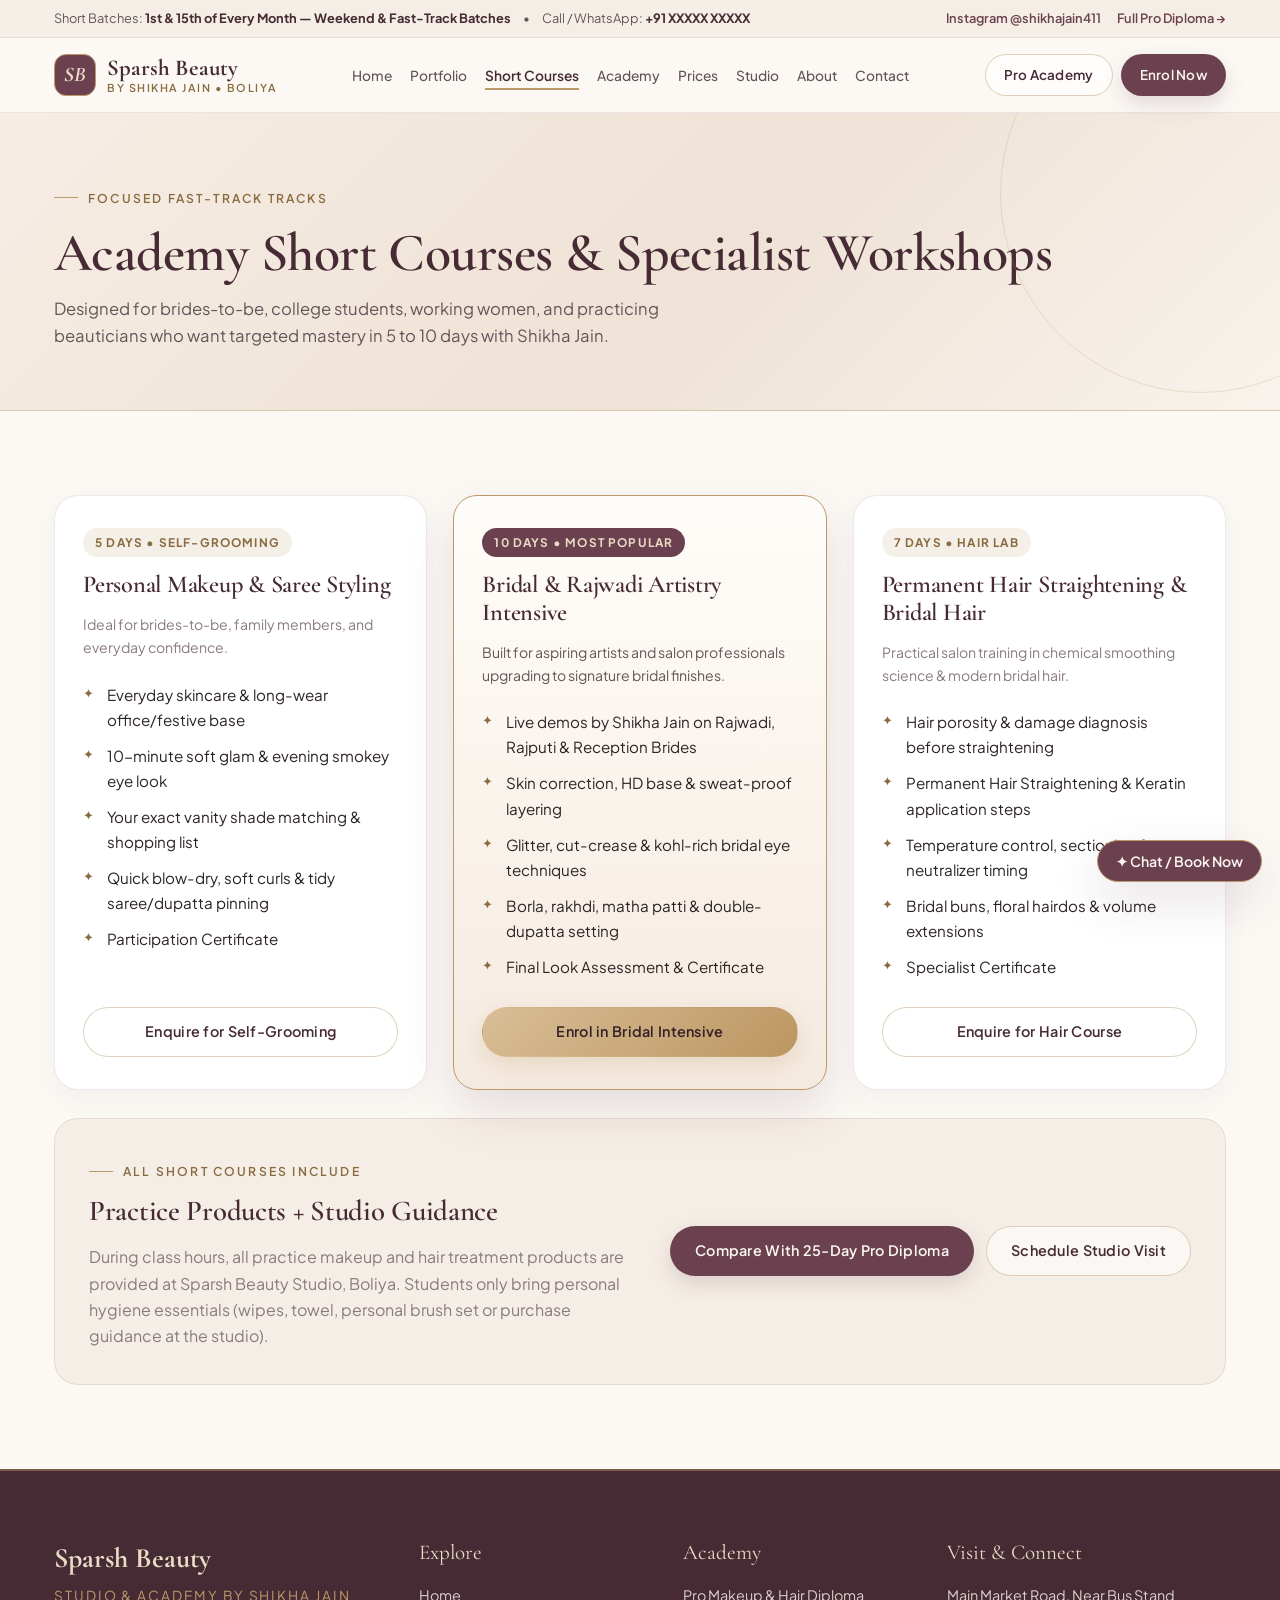
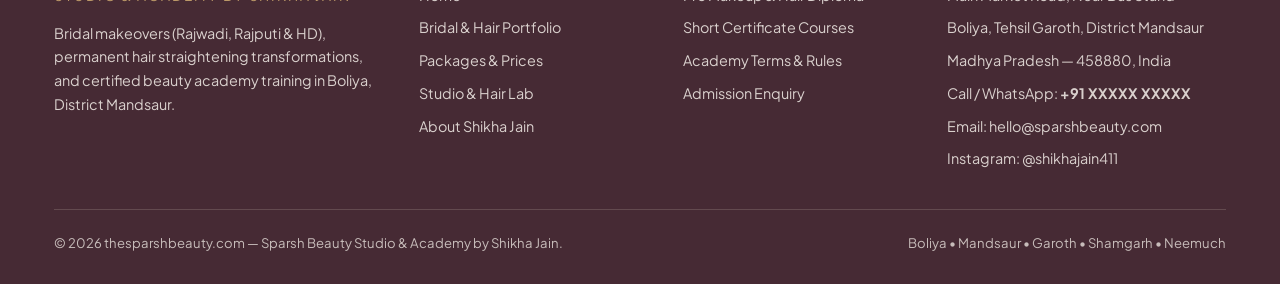
<file: academy-short-courses.html>
<!DOCTYPE html>
<html lang="en">
<head>
  <meta charset="UTF-8" />
  <meta name="viewport" content="width=device-width, initial-scale=1.0" />
  <title>Academy Short Courses &amp; Workshops | Sparsh Beauty by Shikha Jain</title>
  <meta name="description" content="Focused 5-to-10 day beauty certificate workshops at Sparsh Beauty Academy, Boliya: Self-Grooming, Rajwadi &amp; Bridal Upgrade, and Permanent Hair Straightening Specialist." />
  <link rel="icon" type="image/svg+xml" href="assets/images/favicon.svg" />
  <link rel="preconnect" href="https://fonts.googleapis.com" />
  <link rel="preconnect" href="https://fonts.gstatic.com" crossorigin />
  <link href="https://fonts.googleapis.com/css2?family=Cormorant+Garamond:ital,wght@0,500;0,600;0,700;1,500;1,600&family=Plus+Jakarta+Sans:wght@400;500;600;700&display=swap" rel="stylesheet" />
  <link rel="stylesheet" href="assets/css/styles.css" />
</head>
<body>
  <a class="skip-link" href="#main-content">Skip to Content</a>

  <div class="announcement-bar">
    <div class="container announcement-inner">
      <div class="announcement-meta">
        <span>Short Batches: <strong data-bind="nextShortBatch">1st &amp; 15th of Every Month</strong></span>
        <span>•</span>
        <span>Call / WhatsApp: <strong data-bind="phone">+91 XXXXX XXXXX</strong></span>
      </div>
      <div class="announcement-actions">
        <a href="https://www.instagram.com/shikhajain0308/" data-ig-link target="_blank" rel="noopener">Instagram <span data-bind="instagramHandle">@shikhajain0308</span></a>
        <a href="academy.html">Full Pro Diploma &rarr;</a>
      </div>
    </div>
  </div>

  <header class="site-header">
    <div class="container header-inner">
      <a href="index.html" class="brand-logo" aria-label="Sparsh Beauty Home">
        <span class="brand-mark">SB</span>
        <span class="brand-text">
          <span class="brand-title">Sparsh Beauty</span>
          <span class="brand-subtitle">By Shikha Jain • Boliya</span>
        </span>
      </a>
      <nav aria-label="Main navigation">
        <ul class="nav-links">
          <li><a href="index.html">Home</a></li>
          <li><a href="portfolio.html">Portfolio</a></li>
          <li><a href="academy-short-courses.html">Short Courses</a></li>
          <li><a href="academy.html">Academy</a></li>
          <li><a href="prices.html">Prices</a></li>
          <li><a href="studio.html">Studio</a></li>
          <li><a href="about.html">About</a></li>
          <li><a href="contact.html">Contact</a></li>
        </ul>
      </nav>
      <div class="header-cta">
        <a href="academy.html" class="btn btn-outline btn-sm">Pro Academy</a>
        <a href="#" class="btn btn-primary btn-sm" data-wa-message="Hello Shikha Ma'am! I want to enrol in a Short Certificate Course at Sparsh Beauty Academy.">Enrol Now</a>
        <button class="mobile-menu-btn" type="button" aria-label="Open navigation menu" data-mobile-open>&#9776;</button>
      </div>
    </div>
  </header>

  <div class="mobile-drawer" id="mobileDrawer" aria-hidden="true">
    <div class="mobile-drawer-panel">
      <div>
        <div style="display:flex;align-items:center;justify-content:space-between;">
          <span class="brand-title">Sparsh Beauty</span>
          <button type="button" class="modal-close" style="position:static;" aria-label="Close menu" data-mobile-close>&times;</button>
        </div>
        <ul class="mobile-nav-list">
          <li><a href="index.html">Home</a></li>
          <li><a href="portfolio.html">Portfolio</a></li>
          <li><a href="academy-short-courses.html">Academy Short Courses</a></li>
          <li><a href="academy.html">Pro Academy</a></li>
          <li><a href="prices.html">Services &amp; Prices</a></li>
          <li><a href="studio.html">Studio &amp; Hair Lab</a></li>
          <li><a href="about.html">About Shikha Jain</a></li>
          <li><a href="contact.html">Contact &amp; Booking</a></li>
        </ul>
      </div>
      <a href="#" class="btn btn-primary" style="width:100%;" data-wa-message="Hello Shikha Ma'am! I want details on short certificate courses.">WhatsApp Studio</a>
    </div>
  </div>

  <main id="main-content">
    <section class="page-banner">
      <div class="container">
        <span class="eyebrow eyebrow-light">Focused Fast-Track Tracks</span>
        <h1>Academy Short Courses &amp; Specialist Workshops</h1>
        <p>Designed for brides-to-be, college students, working women, and practicing beauticians who want targeted mastery in 5 to 10 days with Shikha Jain.</p>
      </div>
    </section>

    <section class="section">
      <div class="container">
        <div class="grid-3">
          <article class="package-card reveal">
            <div>
              <span class="package-badge">5 Days • Self-Grooming</span>
              <h2 class="card-title">Personal Makeup &amp; Saree Styling</h2>
              <p class="package-note">Ideal for brides-to-be, family members, and everyday confidence.</p>
              <ul class="check-list">
                <li>Everyday skincare &amp; long-wear office/festive base</li>
                <li>10-minute soft glam &amp; evening smokey eye look</li>
                <li>Your exact vanity shade matching &amp; shopping list</li>
                <li>Quick blow-dry, soft curls &amp; tidy saree/dupatta pinning</li>
                <li>Participation Certificate</li>
              </ul>
            </div>
            <div class="mt-28">
              <a href="#" class="btn btn-outline" style="width:100%;" data-wa-message="Hello Shikha Ma'am! I want details for the 5-Day Self-Grooming Workshop.">Enquire for Self-Grooming</a>
            </div>
          </article>

          <article class="package-card featured reveal">
            <div>
              <span class="package-badge">10 Days • Most Popular</span>
              <h2 class="card-title">Bridal &amp; Rajwadi Artistry Intensive</h2>
              <p class="package-note">Built for aspiring artists and salon professionals upgrading to signature bridal finishes.</p>
              <ul class="check-list">
                <li>Live demos by Shikha Jain on Rajwadi, Rajputi &amp; Reception Brides</li>
                <li>Skin correction, HD base &amp; sweat-proof layering</li>
                <li>Glitter, cut-crease &amp; kohl-rich bridal eye techniques</li>
                <li>Borla, rakhdi, matha patti &amp; double-dupatta setting</li>
                <li>Final Look Assessment &amp; Certificate</li>
              </ul>
            </div>
            <div class="mt-28">
              <a href="#" class="btn btn-gold" style="width:100%;" data-wa-message="Hello Shikha Ma'am! I want fee and batch dates for the 10-Day Bridal &amp; Rajwadi Intensive Course.">Enrol in Bridal Intensive</a>
            </div>
          </article>

          <article class="package-card reveal">
            <div>
              <span class="package-badge">7 Days • Hair Lab</span>
              <h2 class="card-title">Permanent Hair Straightening &amp; Bridal Hair</h2>
              <p class="package-note">Practical salon training in chemical smoothing science &amp; modern bridal hair.</p>
              <ul class="check-list">
                <li>Hair porosity &amp; damage diagnosis before straightening</li>
                <li>Permanent Hair Straightening &amp; Keratin application steps</li>
                <li>Temperature control, sectioning &amp; neutralizer timing</li>
                <li>Bridal buns, floral hairdos &amp; volume extensions</li>
                <li>Specialist Certificate</li>
              </ul>
            </div>
            <div class="mt-28">
              <a href="#" class="btn btn-outline" style="width:100%;" data-wa-message="Hello Shikha Ma'am! I want details for the 7-Day Permanent Hair Straightening &amp; Bridal Hair Course.">Enquire for Hair Course</a>
            </div>
          </article>
        </div>

        <div class="section-cream mt-28" style="border-radius:var(--radius-lg);padding:34px;border:1px solid var(--border);">
          <div class="split-feature" style="gap:28px;">
            <div>
              <span class="eyebrow">All Short Courses Include</span>
              <h3 class="card-title" style="font-size:1.8rem;">Practice Products + Studio Guidance</h3>
              <p class="muted mb-0">During class hours, all practice makeup and hair treatment products are provided at Sparsh Beauty Studio, Boliya. Students only bring personal hygiene essentials (wipes, towel, personal brush set or purchase guidance at the studio).</p>
            </div>
            <div style="display:flex;flex-wrap:wrap;gap:12px;justify-content:flex-end;">
              <a href="academy.html" class="btn btn-primary">Compare With 25-Day Pro Diploma</a>
              <a href="contact.html" class="btn btn-outline">Schedule Studio Visit</a>
            </div>
          </div>
        </div>
      </div>
    </section>
  </main>

  <footer class="site-footer">
    <div class="container">
      <div class="footer-grid">
        <div>
          <div class="brand-title" style="color:var(--gold-light);font-size:1.75rem;">Sparsh Beauty</div>
          <p style="font-size:0.86rem;color:var(--gold);letter-spacing:0.14em;text-transform:uppercase;margin:4px 0 14px;">Studio &amp; Academy by Shikha Jain</p>
          <p style="font-size:0.9rem;color:var(--ink-on-dark-muted);margin:0;">Bridal makeovers (Rajwadi, Rajputi &amp; HD), permanent hair straightening transformations, and certified beauty academy training in Boliya, District Mandsaur.</p>
        </div>
        <div>
          <div class="footer-heading">Explore</div>
          <ul class="footer-links">
            <li><a href="index.html">Home</a></li>
            <li><a href="portfolio.html">Bridal &amp; Hair Portfolio</a></li>
            <li><a href="prices.html">Packages &amp; Prices</a></li>
            <li><a href="studio.html">Studio &amp; Hair Lab</a></li>
            <li><a href="about.html">About Shikha Jain</a></li>
          </ul>
        </div>
        <div>
          <div class="footer-heading">Academy</div>
          <ul class="footer-links">
            <li><a href="academy.html">Pro Makeup &amp; Hair Diploma</a></li>
            <li><a href="academy-short-courses.html">Short Certificate Courses</a></li>
            <li><a href="academy.html#terms">Academy Terms &amp; Rules</a></li>
            <li><a href="contact.html">Admission Enquiry</a></li>
          </ul>
        </div>
        <div>
          <div class="footer-heading">Visit &amp; Connect</div>
          <ul class="footer-links">
            <li data-bind="addressLine1">Main Market Road, Near Bus Stand</li>
            <li data-bind="addressLine2">Boliya, Tehsil Garoth, District Mandsaur</li>
            <li data-bind="statePin">Madhya Pradesh — 458880, India</li>
            <li>Call / WhatsApp: <strong data-bind="phone">+91 XXXXX XXXXX</strong></li>
            <li>Email: <a href="mailto:hello@sparshbeauty.com" data-email-link data-bind="email">hello@sparshbeauty.com</a></li>
            <li>Instagram: <a href="https://www.instagram.com/shikhajain0308/" data-ig-link target="_blank" rel="noopener" data-bind="instagramHandle">@shikhajain0308</a></li>
          </ul>
        </div>
      </div>
      <div class="footer-bottom">
        <span>&copy; 2026 <span data-bind="domain">sparshbeauty.com</span> — Sparsh Beauty Studio &amp; Academy by Shikha Jain.</span>
        <span>Boliya • Mandsaur • Garoth • Shamgarh • Neemuch</span>
      </div>
    </div>
  </footer>

  <div class="wa-concierge">
    <div class="wa-popover" role="region" aria-label="Quick Chat Options" data-wa-popover>
      <strong style="font-family:var(--font-display);font-size:1.25rem;color:var(--bg-plum);">Short Course Enquiries</strong>
      <div class="wa-quick-links">
        <a href="#" data-wa-message="Hello! I want details for the 5-Day Self-Grooming Workshop.">5-Day Self-Grooming</a>
        <a href="#" data-wa-message="Hello! I want details for the 10-Day Bridal &amp; Rajwadi Intensive.">10-Day Bridal Intensive</a>
        <a href="#" data-wa-message="Hello! I want details for the 7-Day Permanent Hair Straightening Course.">7-Day Hair Specialist</a>
      </div>
    </div>
    <button type="button" class="wa-fab" data-wa-toggle aria-label="Chat with Sparsh Beauty">&#10022; Chat / Book Now</button>
  </div>

  <script src="assets/js/site-config.js"></script>
  <script src="assets/js/main.js"></script>
</body>
</html>
</file>
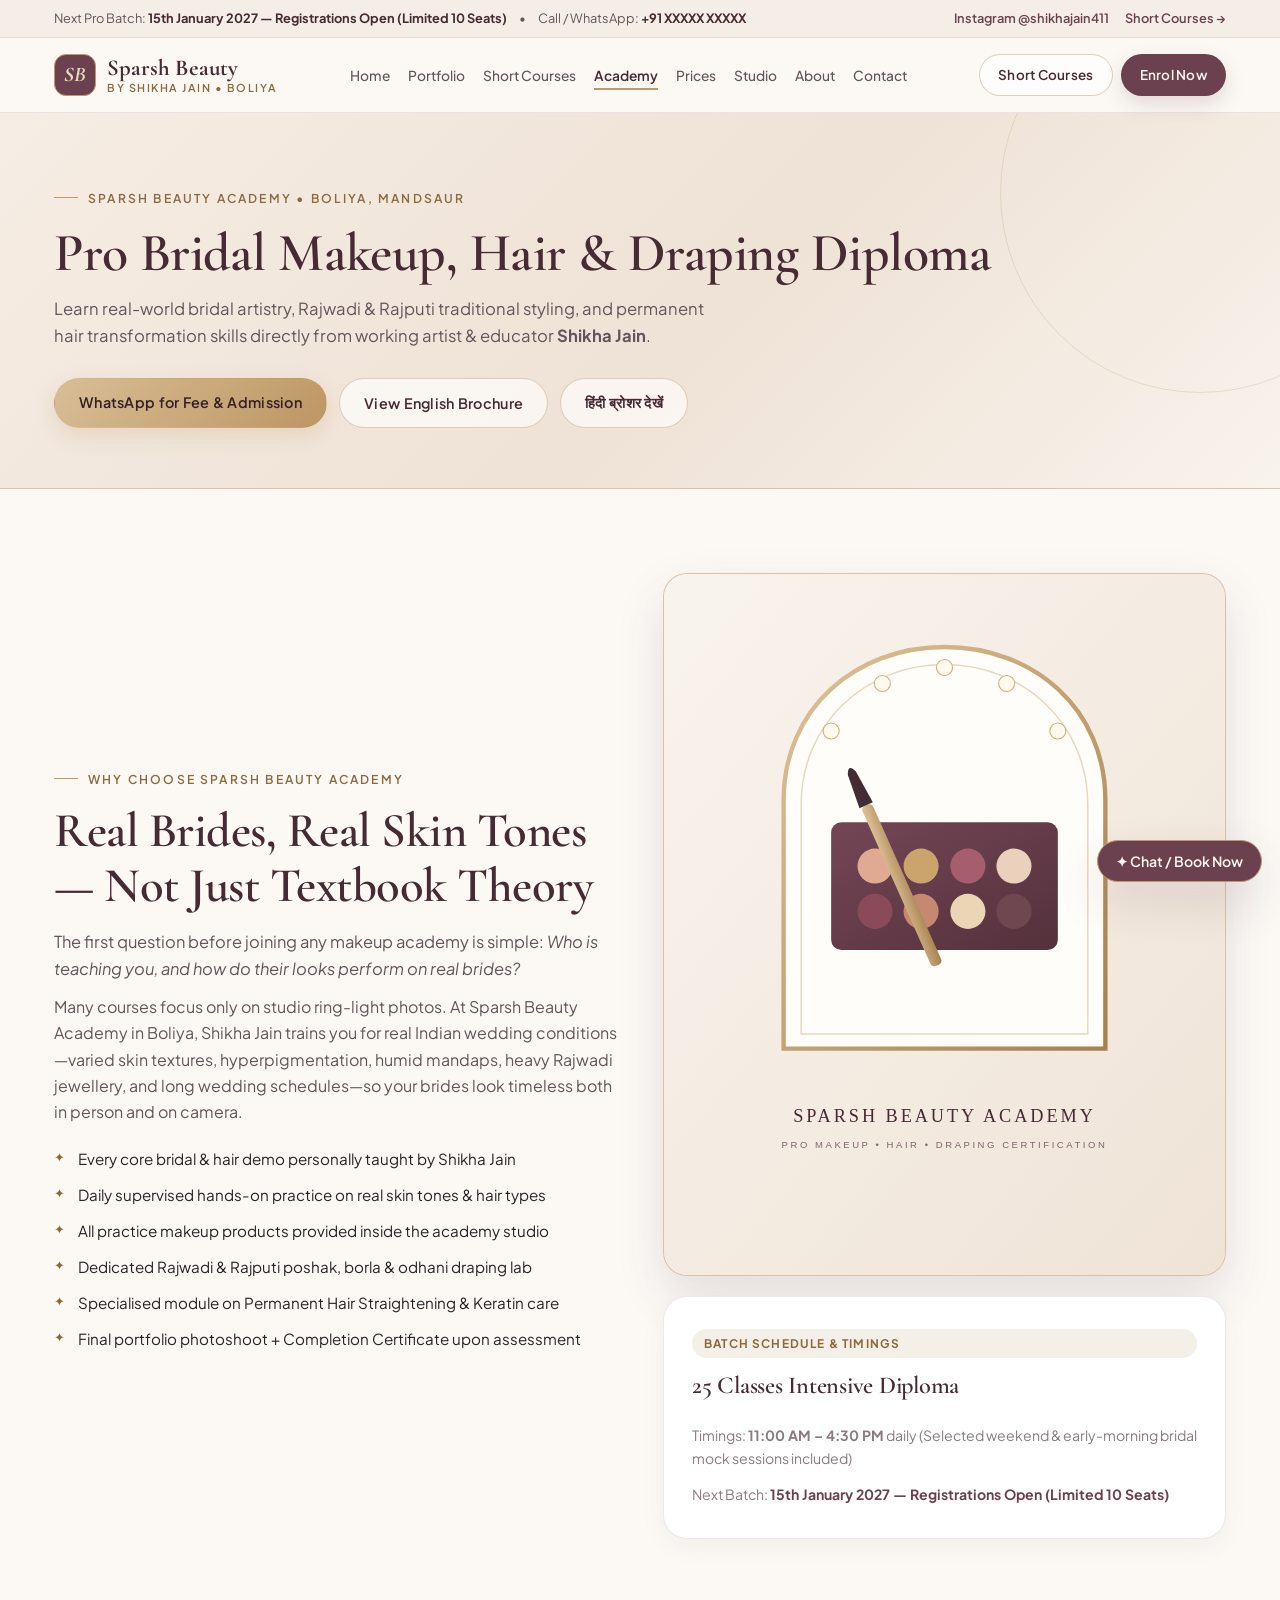
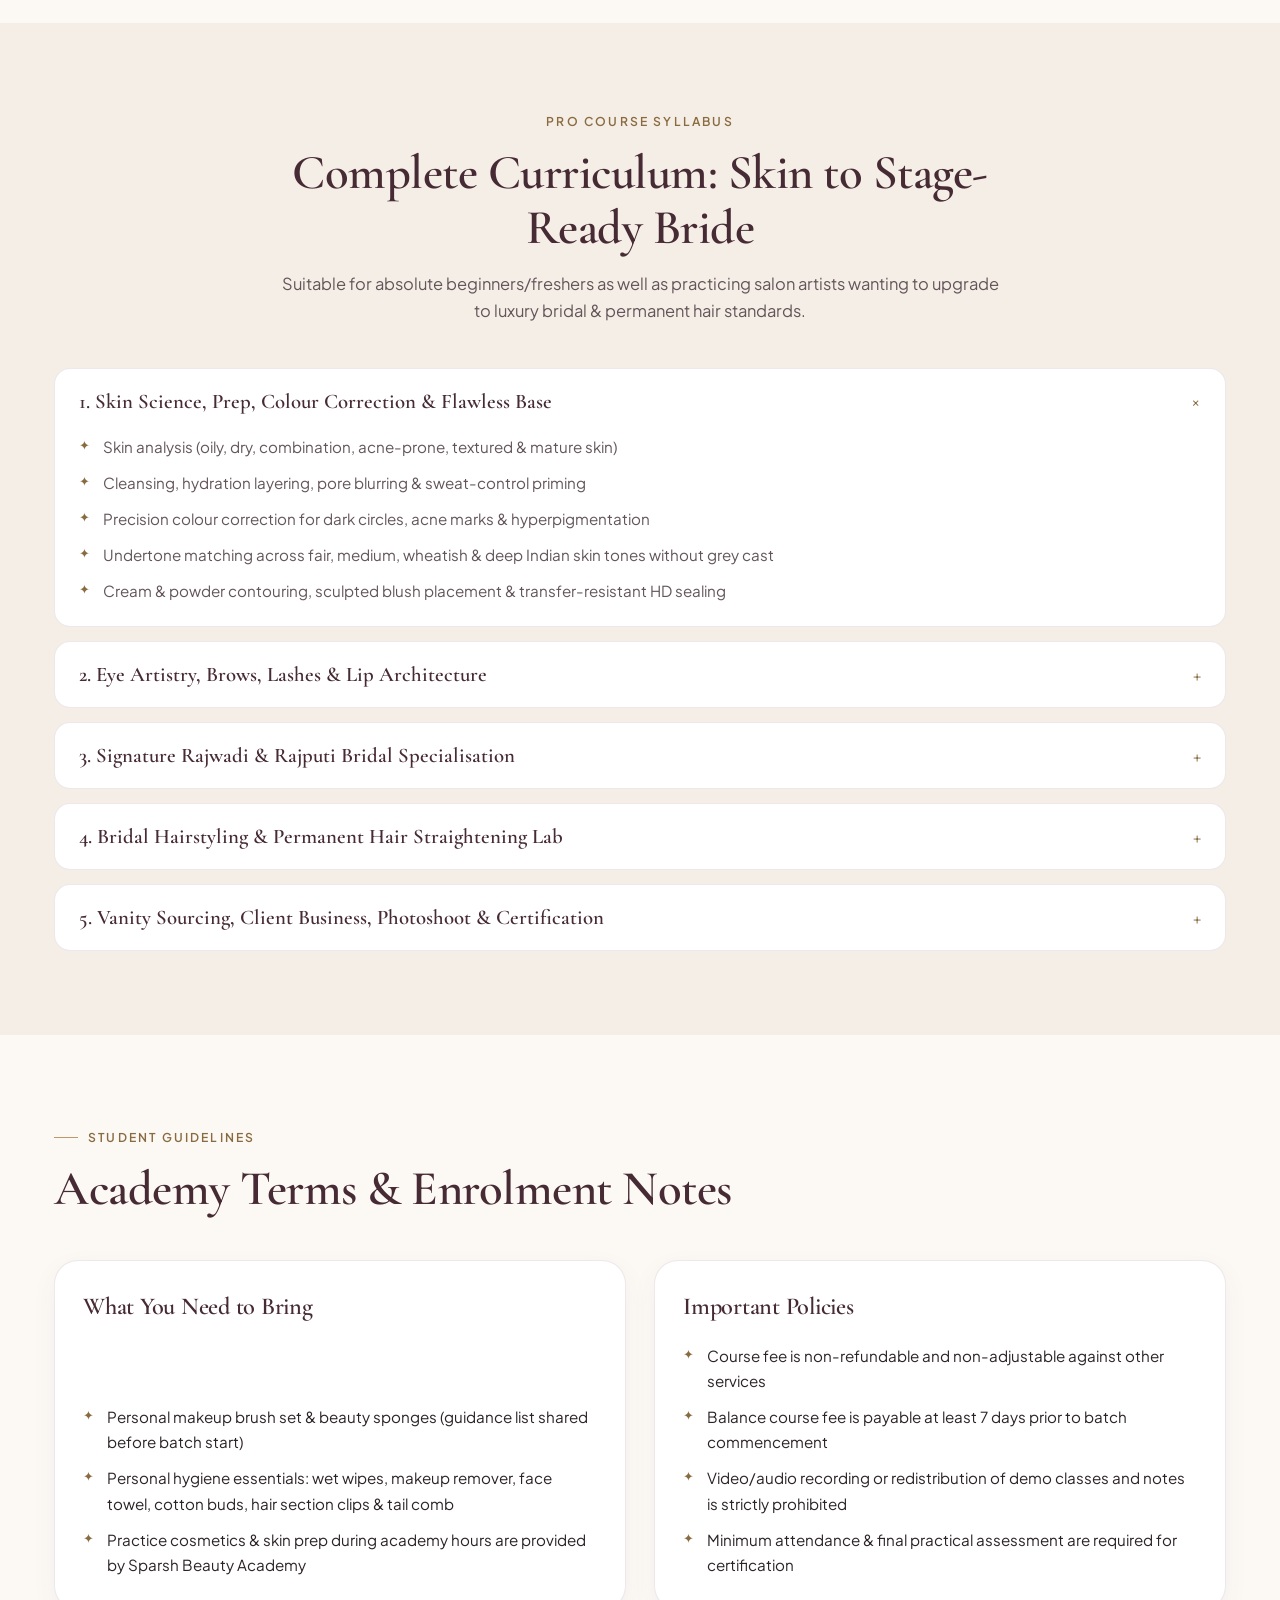
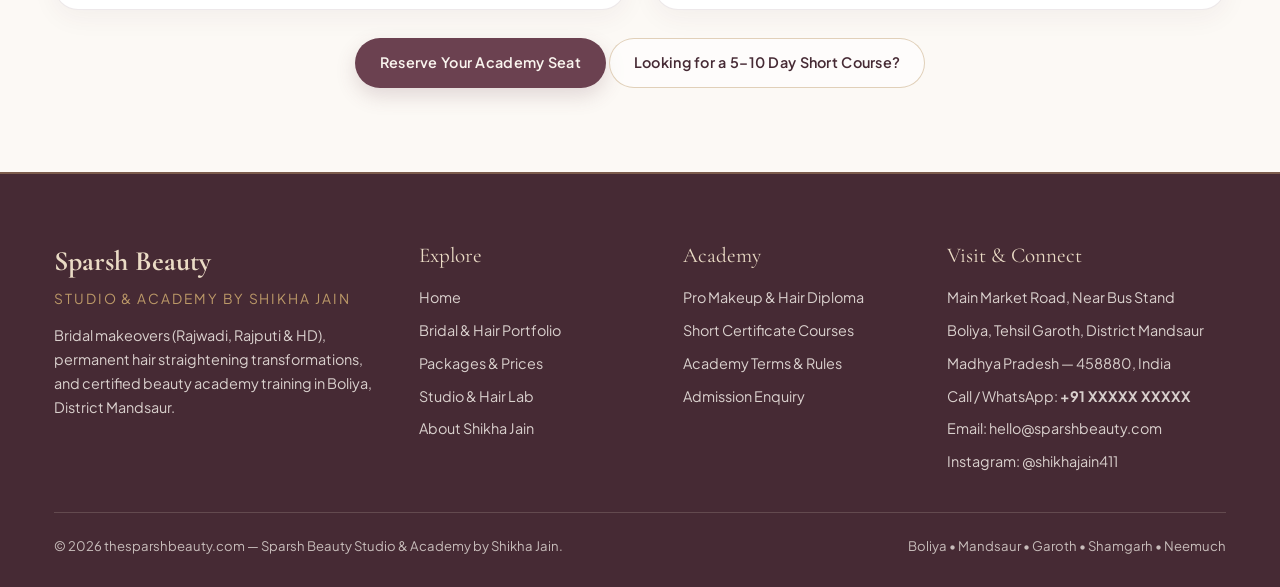
<file: academy.html>
<!DOCTYPE html>
<html lang="en">
<head>
  <meta charset="UTF-8" />
  <meta name="viewport" content="width=device-width, initial-scale=1.0" />
  <title>Sparsh Beauty Academy — Pro Makeup, Hair &amp; Draping Course | Shikha Jain, Boliya</title>
  <meta name="description" content="Join Sparsh Beauty Academy in Boliya, District Mandsaur. Learn Pro Bridal Makeup (Rajwadi, Rajputi &amp; HD), Permanent Hair Straightening, Bridal Hairstyles, Saree &amp; Poshak Draping directly from Shikha Jain." />
  <link rel="icon" type="image/svg+xml" href="assets/images/favicon.svg" />
  <link rel="preconnect" href="https://fonts.googleapis.com" />
  <link rel="preconnect" href="https://fonts.gstatic.com" crossorigin />
  <link href="https://fonts.googleapis.com/css2?family=Cormorant+Garamond:ital,wght@0,500;0,600;0,700;1,500;1,600&family=Plus+Jakarta+Sans:wght@400;500;600;700&display=swap" rel="stylesheet" />
  <link rel="stylesheet" href="assets/css/styles.css" />
</head>
<body>
  <a class="skip-link" href="#main-content">Skip to Content</a>

  <div class="announcement-bar">
    <div class="container announcement-inner">
      <div class="announcement-meta">
        <span>Next Pro Batch: <strong data-bind="nextProBatch">15th January 2027 — Registrations Open</strong></span>
        <span>•</span>
        <span>Call / WhatsApp: <strong data-bind="phone">+91 XXXXX XXXXX</strong></span>
      </div>
      <div class="announcement-actions">
        <a href="https://www.instagram.com/shikhajain0308/" data-ig-link target="_blank" rel="noopener">Instagram <span data-bind="instagramHandle">@shikhajain0308</span></a>
        <a href="academy-short-courses.html">Short Courses &rarr;</a>
      </div>
    </div>
  </div>

  <header class="site-header">
    <div class="container header-inner">
      <a href="index.html" class="brand-logo" aria-label="Sparsh Beauty Home">
        <span class="brand-mark">SB</span>
        <span class="brand-text">
          <span class="brand-title">Sparsh Beauty</span>
          <span class="brand-subtitle">By Shikha Jain • Boliya</span>
        </span>
      </a>
      <nav aria-label="Main navigation">
        <ul class="nav-links">
          <li><a href="index.html">Home</a></li>
          <li><a href="portfolio.html">Portfolio</a></li>
          <li><a href="academy-short-courses.html">Short Courses</a></li>
          <li><a href="academy.html">Academy</a></li>
          <li><a href="prices.html">Prices</a></li>
          <li><a href="studio.html">Studio</a></li>
          <li><a href="about.html">About</a></li>
          <li><a href="contact.html">Contact</a></li>
        </ul>
      </nav>
      <div class="header-cta">
        <a href="academy-short-courses.html" class="btn btn-outline btn-sm">Short Courses</a>
        <a href="#" class="btn btn-primary btn-sm" data-wa-message="Hello Shikha Ma'am! I want fee details and seat booking for the Pro Makeup &amp; Hair Academy Course.">Enrol Now</a>
        <button class="mobile-menu-btn" type="button" aria-label="Open navigation menu" data-mobile-open>&#9776;</button>
      </div>
    </div>
  </header>

  <div class="mobile-drawer" id="mobileDrawer" aria-hidden="true">
    <div class="mobile-drawer-panel">
      <div>
        <div style="display:flex;align-items:center;justify-content:space-between;">
          <span class="brand-title">Sparsh Beauty</span>
          <button type="button" class="modal-close" style="position:static;" aria-label="Close menu" data-mobile-close>&times;</button>
        </div>
        <ul class="mobile-nav-list">
          <li><a href="index.html">Home</a></li>
          <li><a href="portfolio.html">Portfolio</a></li>
          <li><a href="academy-short-courses.html">Academy Short Courses</a></li>
          <li><a href="academy.html">Pro Academy</a></li>
          <li><a href="prices.html">Services &amp; Prices</a></li>
          <li><a href="studio.html">Studio &amp; Hair Lab</a></li>
          <li><a href="about.html">About Shikha Jain</a></li>
          <li><a href="contact.html">Contact &amp; Booking</a></li>
        </ul>
      </div>
      <a href="#" class="btn btn-primary" style="width:100%;" data-wa-message="Hello Shikha Ma'am! I want details for Sparsh Beauty Academy.">WhatsApp Academy Desk</a>
    </div>
  </div>

  <main id="main-content">
    <section class="page-banner">
      <div class="container">
        <span class="eyebrow eyebrow-light">Sparsh Beauty Academy • Boliya, Mandsaur</span>
        <h1>Pro Bridal Makeup, Hair &amp; Draping Diploma</h1>
        <p>Learn real-world bridal artistry, Rajwadi &amp; Rajputi traditional styling, and permanent hair transformation skills directly from working artist &amp; educator <strong>Shikha Jain</strong>.</p>
        <div class="hero-actions mt-28 mb-0">
          <a href="#" class="btn btn-gold" data-wa-message="Hello Shikha Ma'am! Please share the fee structure and seat availability for the Pro Makeup &amp; Hair Course.">WhatsApp for Fee &amp; Admission</a>
          <button type="button" class="btn btn-outline-light" data-open-brochure="en">View English Brochure</button>
          <button type="button" class="btn btn-outline-light" data-open-brochure="hi">हिंदी ब्रोशर देखें</button>
        </div>
      </div>
    </section>

    <!-- Why Choose Us -->
    <section class="section">
      <div class="container split-feature">
        <div class="reveal">
          <span class="eyebrow">Why Choose Sparsh Beauty Academy</span>
          <h2 class="section-title">Real Brides, Real Skin Tones — Not Just Textbook Theory</h2>
          <p class="section-lead">
            The first question before joining any makeup academy is simple: <em>Who is teaching you, and how do their looks perform on real brides?</em>
          </p>
          <p class="mt-12" style="color:var(--ink-soft);">
            Many courses focus only on studio ring-light photos. At Sparsh Beauty Academy in Boliya, Shikha Jain trains you for real Indian wedding conditions—varied skin textures, hyperpigmentation, humid mandaps, heavy Rajwadi jewellery, and long wedding schedules—so your brides look timeless both in person and on camera.
          </p>
          <ul class="check-list mt-20">
            <li>Every core bridal &amp; hair demo personally taught by Shikha Jain</li>
            <li>Daily supervised hands-on practice on real skin tones &amp; hair types</li>
            <li>All practice makeup products provided inside the academy studio</li>
            <li>Dedicated Rajwadi &amp; Rajputi poshak, borla &amp; odhani draping lab</li>
            <li>Specialised module on Permanent Hair Straightening &amp; Keratin care</li>
            <li>Final portfolio photoshoot + Completion Certificate upon assessment</li>
          </ul>
        </div>
        <div class="reveal">
          <div class="hero-frame" style="border-radius:24px;">
            <img src="assets/images/academy-masterclass.svg" alt="Sparsh Beauty Academy Hands-on Training" />
          </div>
          <div class="package-card mt-20">
            <span class="package-badge">Batch Schedule &amp; Timings</span>
            <h3 class="card-title">25 Classes Intensive Diploma</h3>
            <p class="package-note" style="margin-bottom:12px;">Timings: <strong>11:00 AM – 4:30 PM</strong> daily (Selected weekend &amp; early-morning bridal mock sessions included)</p>
            <p class="muted" style="font-size:0.88rem;margin:0;">Next Batch: <strong data-bind="nextProBatch" style="color:var(--bg-plum);">15th January 2027 — Registrations Open</strong></p>
          </div>
        </div>
      </div>
    </section>

    <!-- Comprehensive Curriculum -->
    <section class="section section-cream">
      <div class="container">
        <div class="section-header centered reveal">
          <span class="eyebrow">Pro Course Syllabus</span>
          <h2 class="section-title">Complete Curriculum: Skin to Stage-Ready Bride</h2>
          <p class="section-lead">Suitable for absolute beginners/freshers as well as practicing salon artists wanting to upgrade to luxury bridal &amp; permanent hair standards.</p>
        </div>

        <div class="accordion reveal">
          <div class="accordion-item open">
            <button type="button" class="accordion-trigger" aria-expanded="true">
              <span>1. Skin Science, Prep, Colour Correction &amp; Flawless Base</span>
              <span class="accordion-icon">+</span>
            </button>
            <div class="accordion-content">
              <ul class="check-list">
                <li>Skin analysis (oily, dry, combination, acne-prone, textured &amp; mature skin)</li>
                <li>Cleansing, hydration layering, pore blurring &amp; sweat-control priming</li>
                <li>Precision colour correction for dark circles, acne marks &amp; hyperpigmentation</li>
                <li>Undertone matching across fair, medium, wheatish &amp; deep Indian skin tones without grey cast</li>
                <li>Cream &amp; powder contouring, sculpted blush placement &amp; transfer-resistant HD sealing</li>
              </ul>
            </div>
          </div>

          <div class="accordion-item">
            <button type="button" class="accordion-trigger" aria-expanded="false">
              <span>2. Eye Artistry, Brows, Lashes &amp; Lip Architecture</span>
              <span class="accordion-icon">+</span>
            </button>
            <div class="accordion-content">
              <ul class="check-list">
                <li>Eye shape correction (hooded, deep-set, round, almond &amp; protruding eyes)</li>
                <li>Soft bridal halo eyes, classic &amp; colour smokey eyes, half/full cut-crease &amp; shimmer foil</li>
                <li>Smudged kohl waterline, clean wing liner &amp; lower-lash gradation</li>
                <li>Natural hair-like eyebrow shaping &amp; undetectable false lash placement</li>
                <li>Overlining balance, ombré bridal lips &amp; long-wear matte/satin formulas</li>
              </ul>
            </div>
          </div>

          <div class="accordion-item">
            <button type="button" class="accordion-trigger" aria-expanded="false">
              <span>3. Signature Rajwadi &amp; Rajputi Bridal Specialisation</span>
              <span class="accordion-icon">+</span>
            </button>
            <div class="accordion-content">
              <ul class="check-list">
                <li>Traditional Rajwadi &amp; Rajputi bridal aesthetics tailored for Malwa &amp; Mewar weddings</li>
                <li>Secure placement of borla, rakhdi, matha patti, heavy nath &amp; aadh choker balance</li>
                <li>Rajputi poshak odhani pinning, double-dupatta lehenga draping &amp; classic saree pleats</li>
                <li>Haldi, Mehndi, Sangeet, Wedding &amp; Reception look transitions</li>
              </ul>
            </div>
          </div>

          <div class="accordion-item">
            <button type="button" class="accordion-trigger" aria-expanded="false">
              <span>4. Bridal Hairstyling &amp; Permanent Hair Straightening Lab</span>
              <span class="accordion-icon">+</span>
            </button>
            <div class="accordion-content">
              <ul class="check-list">
                <li>Foundational blow-dry, sectioning, crimping, ironing &amp; volume waves</li>
                <li>Traditional low bridal buns, floral/gajra styling, messy sangeet braids &amp; extensions</li>
                <li>Hair consultation &amp; porosity check for chemical/smoothing services</li>
                <li>Step-by-step demonstration of Permanent Hair Straightening, Keratin &amp; Smoothing</li>
                <li>Heat protection, neutralizer timing &amp; client after-care counselling</li>
              </ul>
            </div>
          </div>

          <div class="accordion-item">
            <button type="button" class="accordion-trigger" aria-expanded="false">
              <span>5. Vanity Sourcing, Client Business, Photoshoot &amp; Certification</span>
              <span class="accordion-icon">+</span>
            </button>
            <div class="accordion-content">
              <ul class="check-list">
                <li>Building a smart starter &amp; luxury bridal vanity across budget and high-end brands</li>
                <li>Hygiene, brush sanitization &amp; client consultation workflow</li>
                <li>Pricing packages, bridal contracts &amp; Instagram reel/lighting showcase tips</li>
                <li>Final look assessment + Portfolio Photoshoot (outfit, model &amp; jewellery guidance provided)</li>
                <li>Certificate of Completion from Sparsh Beauty Academy (internship opportunity based on studio requirement &amp; performance)</li>
              </ul>
            </div>
          </div>
        </div>
      </div>
    </section>

    <!-- Terms & Guidelines -->
    <section id="terms" class="section">
      <div class="container">
        <div class="section-header reveal">
          <span class="eyebrow">Student Guidelines</span>
          <h2 class="section-title">Academy Terms &amp; Enrolment Notes</h2>
        </div>

        <div class="grid-2">
          <div class="package-card reveal">
            <h3 class="card-title">What You Need to Bring</h3>
            <ul class="check-list mt-12">
              <li>Personal makeup brush set &amp; beauty sponges (guidance list shared before batch start)</li>
              <li>Personal hygiene essentials: wet wipes, makeup remover, face towel, cotton buds, hair section clips &amp; tail comb</li>
              <li>Practice cosmetics &amp; skin prep during academy hours are provided by Sparsh Beauty Academy</li>
            </ul>
          </div>
          <div class="package-card reveal">
            <h3 class="card-title">Important Policies</h3>
            <ul class="check-list mt-12">
              <li>Course fee is non-refundable and non-adjustable against other services</li>
              <li>Balance course fee is payable at least 7 days prior to batch commencement</li>
              <li>Video/audio recording or redistribution of demo classes and notes is strictly prohibited</li>
              <li>Minimum attendance &amp; final practical assessment are required for certification</li>
            </ul>
          </div>
        </div>

        <div class="mt-28" style="text-align:center;">
          <a href="#" class="btn btn-primary" data-wa-message="Hello Shikha Ma'am! I read the Pro Course curriculum on sparshbeauty.com and want to reserve a seat.">Reserve Your Academy Seat</a>
          <a href="academy-short-courses.html" class="btn btn-outline">Looking for a 5–10 Day Short Course?</a>
        </div>
      </div>
    </section>
  </main>

  <!-- Bilingual Brochure Preview Modal -->
  <div class="modal-backdrop" id="brochureModal" role="dialog" aria-modal="true" aria-label="Academy Brochure">
    <div class="modal-box" data-tab-group>
      <button class="modal-close" type="button" aria-label="Close brochure" data-modal-close>&times;</button>
      <span class="eyebrow">Sparsh Beauty Academy Brochure</span>
      <div class="filter-bar" style="margin-bottom:20px;">
        <button type="button" class="filter-btn active" data-tab-target="en">English Brochure</button>
        <button type="button" class="filter-btn" data-tab-target="hi">हिंदी ब्रोशर</button>
      </div>

      <div data-tab-panel="en">
        <h2 class="section-title" style="font-size:2rem;">Pro Makeup, Hair &amp; Draping Diploma — Boliya</h2>
        <p class="muted">Led by Shikha Jain • 25 Intensive Classes • Theory + Live Demo + Daily Hands-On Practice</p>
        <ul class="check-list mt-20">
          <li><strong>Duration &amp; Timing:</strong> 25 Classes • 11:00 AM – 4:30 PM</li>
          <li><strong>Core Artistry:</strong> Skin Prep, Colour Correction, HD &amp; Airbrush-Finish Bridal Base, Cut-Crease &amp; Smokey Eyes</li>
          <li><strong>Heritage Looks:</strong> Rajwadi &amp; Rajputi Bridal Makeup, Borla/Rakhdi Setting &amp; Odhani Draping</li>
          <li><strong>Hair Mastery:</strong> Bridal Hairstyles + Permanent Hair Straightening &amp; Keratin Science</li>
          <li><strong>Certification:</strong> Practical Assessment, Portfolio Shoot &amp; Academy Certificate</li>
        </ul>
      </div>

      <div data-tab-panel="hi" style="display:none;">
        <h2 class="section-title" style="font-size:2rem;">स्पर्श ब्यूटी एकेडमी — प्रो मेकअप एवं हेयर डिप्लोमा (बोलिया)</h2>
        <p class="muted">प्रशिक्षक: शिखा जैन • 25 दिवसीय प्रैक्टिकल कोर्स • लाइव डेमो एवं प्रतिदिन अभ्यास</p>
        <ul class="check-list mt-20">
          <li><strong>कोर्स अवधि व समय:</strong> 25 क्लासेस • सुबह 11:00 से शाम 4:30 बजे तक</li>
          <li><strong>मेकअप कला:</strong> स्किन प्रेप, कलर करेक्शन, सभी स्किन टोन के लिए एचडी ब्राइडल बेस, स्मोकी एवं कट-क्रीज़ आई मेकअप</li>
          <li><strong>पारंपरिक ब्राइडल:</strong> राजवाड़ी एवं राजपूती ब्राइडल लुक, बोरला-रखड़ी सेटिंग, साड़ी और ओढ़नी ड्रेपिंग</li>
          <li><strong>हेयर स्टूडियो प्रशिक्षण:</strong> ब्राइडल हेयरस्टाइल के साथ परमानेंट हेयर स्ट्रेटनिंग और केराटिन की पूरी जानकारी</li>
          <li><strong>सर्टिफिकेशन:</strong> फाइनल प्रैक्टिकल टेस्ट, पोर्टफोलियो शूट और सर्टिफिकेट</li>
        </ul>
      </div>

      <div class="hero-actions mt-28 mb-0">
        <a href="#" class="btn btn-primary" data-wa-message="Hello Shikha Ma'am! Please share the PDF brochure and fee details for Sparsh Beauty Academy.">Request Fee Details on WhatsApp</a>
        <button type="button" class="btn btn-outline" onclick="window.print()">Print Brochure Summary</button>
      </div>
    </div>
  </div>

  <footer class="site-footer">
    <div class="container">
      <div class="footer-grid">
        <div>
          <div class="brand-title" style="color:var(--gold-light);font-size:1.75rem;">Sparsh Beauty</div>
          <p style="font-size:0.86rem;color:var(--gold);letter-spacing:0.14em;text-transform:uppercase;margin:4px 0 14px;">Studio &amp; Academy by Shikha Jain</p>
          <p style="font-size:0.9rem;color:var(--ink-on-dark-muted);margin:0;">Bridal makeovers (Rajwadi, Rajputi &amp; HD), permanent hair straightening transformations, and certified beauty academy training in Boliya, District Mandsaur.</p>
        </div>
        <div>
          <div class="footer-heading">Explore</div>
          <ul class="footer-links">
            <li><a href="index.html">Home</a></li>
            <li><a href="portfolio.html">Bridal &amp; Hair Portfolio</a></li>
            <li><a href="prices.html">Packages &amp; Prices</a></li>
            <li><a href="studio.html">Studio &amp; Hair Lab</a></li>
            <li><a href="about.html">About Shikha Jain</a></li>
          </ul>
        </div>
        <div>
          <div class="footer-heading">Academy</div>
          <ul class="footer-links">
            <li><a href="academy.html">Pro Makeup &amp; Hair Diploma</a></li>
            <li><a href="academy-short-courses.html">Short Certificate Courses</a></li>
            <li><a href="academy.html#terms">Academy Terms &amp; Rules</a></li>
            <li><a href="contact.html">Admission Enquiry</a></li>
          </ul>
        </div>
        <div>
          <div class="footer-heading">Visit &amp; Connect</div>
          <ul class="footer-links">
            <li data-bind="addressLine1">Main Market Road, Near Bus Stand</li>
            <li data-bind="addressLine2">Boliya, Tehsil Garoth, District Mandsaur</li>
            <li data-bind="statePin">Madhya Pradesh — 458880, India</li>
            <li>Call / WhatsApp: <strong data-bind="phone">+91 XXXXX XXXXX</strong></li>
            <li>Email: <a href="mailto:hello@sparshbeauty.com" data-email-link data-bind="email">hello@sparshbeauty.com</a></li>
            <li>Instagram: <a href="https://www.instagram.com/shikhajain0308/" data-ig-link target="_blank" rel="noopener" data-bind="instagramHandle">@shikhajain0308</a></li>
          </ul>
        </div>
      </div>
      <div class="footer-bottom">
        <span>&copy; 2026 <span data-bind="domain">sparshbeauty.com</span> — Sparsh Beauty Studio &amp; Academy by Shikha Jain.</span>
        <span>Boliya • Mandsaur • Garoth • Shamgarh • Neemuch</span>
      </div>
    </div>
  </footer>

  <div class="wa-concierge">
    <div class="wa-popover" role="region" aria-label="Quick Chat Options" data-wa-popover>
      <strong style="font-family:var(--font-display);font-size:1.25rem;color:var(--bg-plum);">Academy Admissions Desk</strong>
      <div class="wa-quick-links">
        <a href="#" data-wa-message="Hello Shikha Ma'am! I want fee details for the 25-day Pro Makeup &amp; Hair Course.">Pro Diploma Fee &amp; Dates</a>
        <a href="#" data-wa-message="Hello Shikha Ma'am! Tell me about Short Certificate Workshops.">Short Certificate Courses</a>
        <a href="contact.html">Book Academy Studio Visit &rarr;</a>
      </div>
    </div>
    <button type="button" class="wa-fab" data-wa-toggle aria-label="Chat with Sparsh Beauty">&#10022; Chat / Book Now</button>
  </div>

  <script src="assets/js/site-config.js"></script>
  <script src="assets/js/main.js"></script>
</body>
</html>
</file>
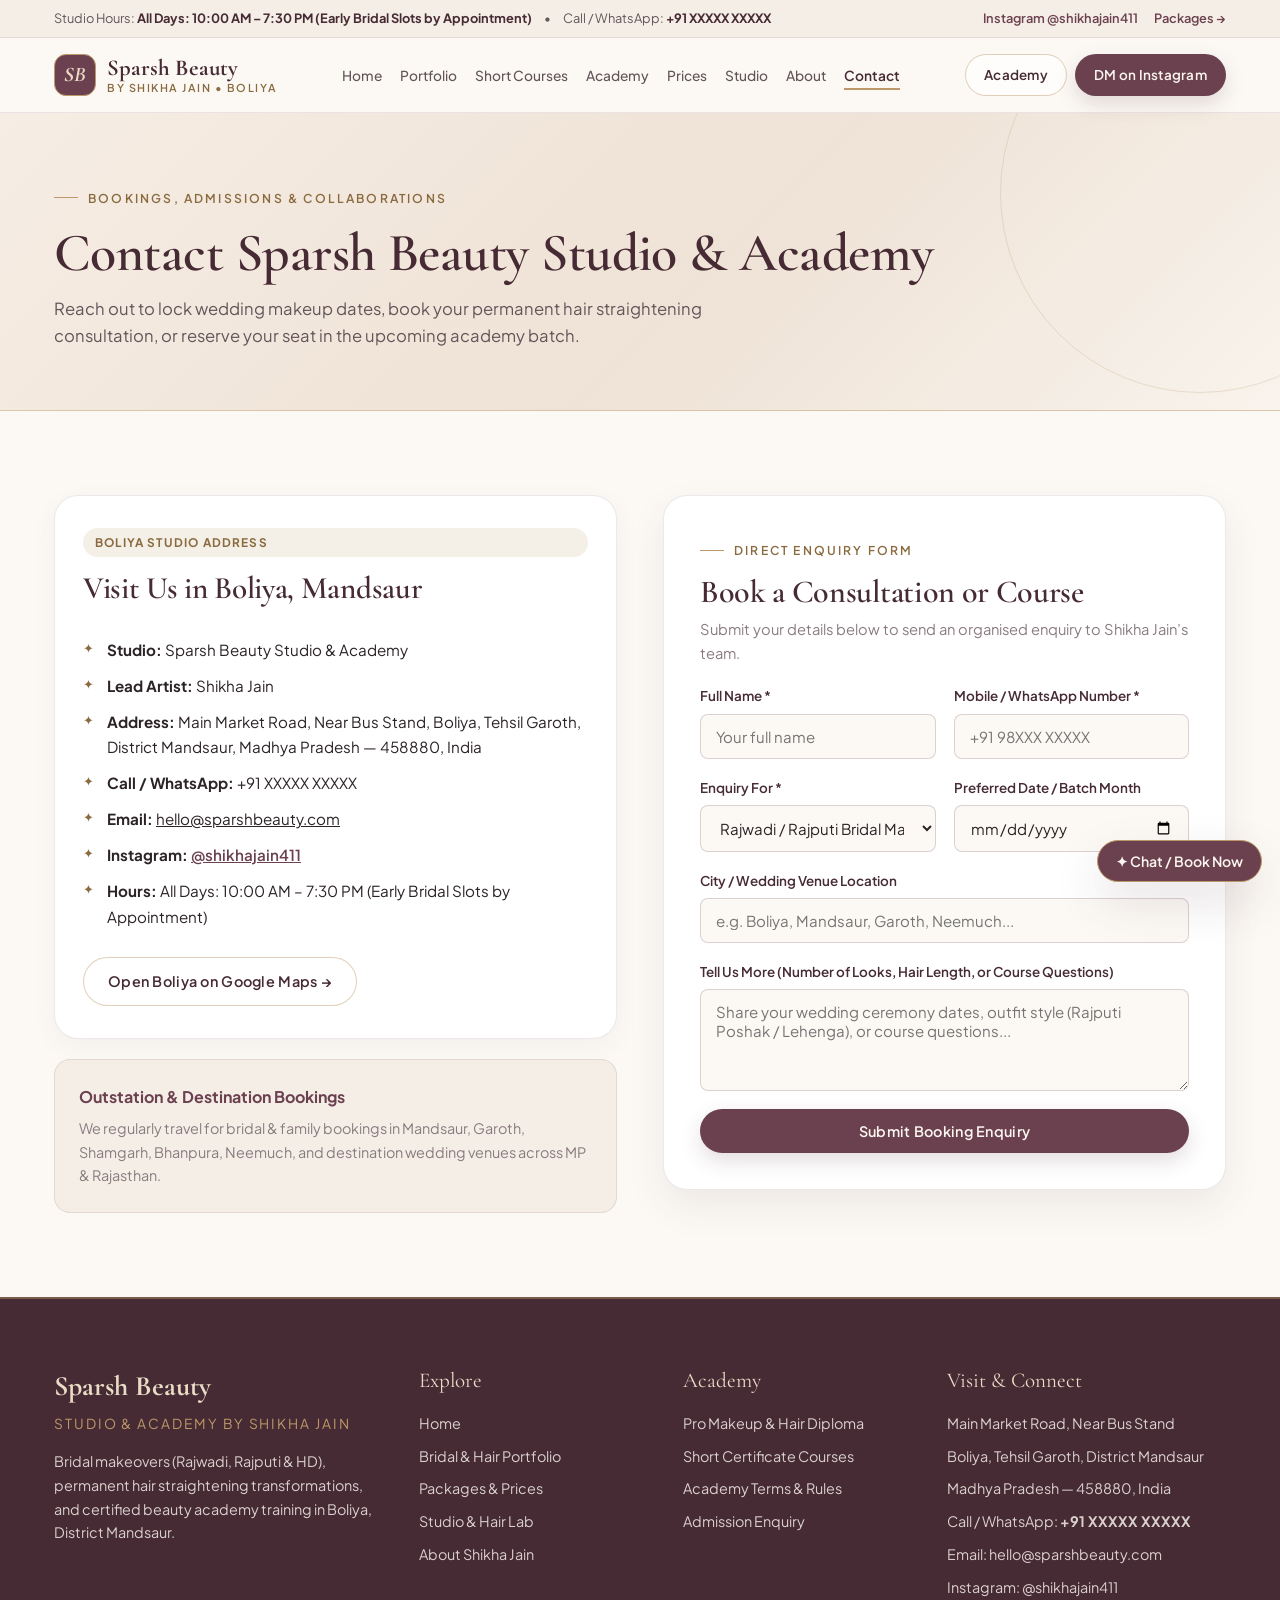
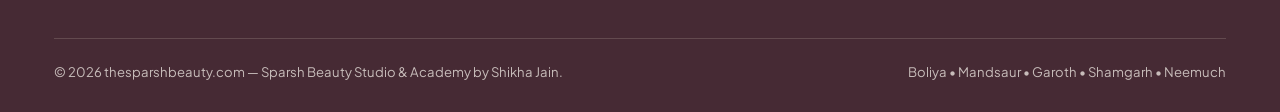
<file: contact.html>
<!DOCTYPE html>
<html lang="en">
<head>
  <meta charset="UTF-8" />
  <meta name="viewport" content="width=device-width, initial-scale=1.0" />
  <title>Contact &amp; Bookings | Sparsh Beauty by Shikha Jain — Boliya, Mandsaur</title>
  <meta name="description" content="Book Bridal Makeup, Permanent Hair Straightening, or Academy Admissions with Shikha Jain at Sparsh Beauty Studio &amp; Academy in Boliya, District Mandsaur, MP." />
  <link rel="icon" type="image/svg+xml" href="assets/images/favicon.svg" />
  <link rel="preconnect" href="https://fonts.googleapis.com" />
  <link rel="preconnect" href="https://fonts.gstatic.com" crossorigin />
  <link href="https://fonts.googleapis.com/css2?family=Cormorant+Garamond:ital,wght@0,500;0,600;0,700;1,500;1,600&family=Plus+Jakarta+Sans:wght@400;500;600;700&display=swap" rel="stylesheet" />
  <link rel="stylesheet" href="assets/css/styles.css" />
</head>
<body>
  <a class="skip-link" href="#main-content">Skip to Content</a>

  <div class="announcement-bar">
    <div class="container announcement-inner">
      <div class="announcement-meta">
        <span>Studio Hours: <strong data-bind="studioHours">All Days: 10:00 AM – 7:30 PM</strong></span>
        <span>•</span>
        <span>Call / WhatsApp: <strong data-bind="phone">+91 XXXXX XXXXX</strong></span>
      </div>
      <div class="announcement-actions">
        <a href="https://www.instagram.com/shikhajain0308/" data-ig-link target="_blank" rel="noopener">Instagram <span data-bind="instagramHandle">@shikhajain0308</span></a>
        <a href="prices.html">Packages &rarr;</a>
      </div>
    </div>
  </div>

  <header class="site-header">
    <div class="container header-inner">
      <a href="index.html" class="brand-logo" aria-label="Sparsh Beauty Home">
        <span class="brand-mark">SB</span>
        <span class="brand-text">
          <span class="brand-title">Sparsh Beauty</span>
          <span class="brand-subtitle">By Shikha Jain • Boliya</span>
        </span>
      </a>
      <nav aria-label="Main navigation">
        <ul class="nav-links">
          <li><a href="index.html">Home</a></li>
          <li><a href="portfolio.html">Portfolio</a></li>
          <li><a href="academy-short-courses.html">Short Courses</a></li>
          <li><a href="academy.html">Academy</a></li>
          <li><a href="prices.html">Prices</a></li>
          <li><a href="studio.html">Studio</a></li>
          <li><a href="about.html">About</a></li>
          <li><a href="contact.html">Contact</a></li>
        </ul>
      </nav>
      <div class="header-cta">
        <a href="academy.html" class="btn btn-outline btn-sm">Academy</a>
        <a href="https://www.instagram.com/shikhajain0308/" data-ig-link target="_blank" rel="noopener" class="btn btn-primary btn-sm">DM on Instagram</a>
        <button class="mobile-menu-btn" type="button" aria-label="Open navigation menu" data-mobile-open>&#9776;</button>
      </div>
    </div>
  </header>

  <div class="mobile-drawer" id="mobileDrawer" aria-hidden="true">
    <div class="mobile-drawer-panel">
      <div>
        <div style="display:flex;align-items:center;justify-content:space-between;">
          <span class="brand-title">Sparsh Beauty</span>
          <button type="button" class="modal-close" style="position:static;" aria-label="Close menu" data-mobile-close>&times;</button>
        </div>
        <ul class="mobile-nav-list">
          <li><a href="index.html">Home</a></li>
          <li><a href="portfolio.html">Portfolio</a></li>
          <li><a href="academy-short-courses.html">Academy Short Courses</a></li>
          <li><a href="academy.html">Pro Academy</a></li>
          <li><a href="prices.html">Services &amp; Prices</a></li>
          <li><a href="studio.html">Studio &amp; Hair Lab</a></li>
          <li><a href="about.html">About Shikha Jain</a></li>
          <li><a href="contact.html">Contact &amp; Booking</a></li>
        </ul>
      </div>
      <a href="#" class="btn btn-primary" style="width:100%;" data-wa-message="Hello Shikha Ma'am! I want to book an appointment.">WhatsApp Studio</a>
    </div>
  </div>

  <main id="main-content">
    <section class="page-banner">
      <div class="container">
        <span class="eyebrow eyebrow-light">Bookings, Admissions &amp; Collaborations</span>
        <h1>Contact Sparsh Beauty Studio &amp; Academy</h1>
        <p>Reach out to lock wedding makeup dates, book your permanent hair straightening consultation, or reserve your seat in the upcoming academy batch.</p>
      </div>
    </section>

    <section class="section">
      <div class="container split-feature" style="align-items:start;">
        <!-- Left: Studio Info -->
        <div class="reveal">
          <div class="package-card">
            <span class="package-badge">Boliya Studio Address</span>
            <h2 class="card-title" style="font-size:1.95rem;">Visit Us in Boliya, Mandsaur</h2>
            <ul class="check-list mt-20">
              <li><strong>Studio:</strong> <span data-bind="brandFullName">Sparsh Beauty Studio &amp; Academy</span></li>
              <li><strong>Lead Artist:</strong> <span data-bind="artistName">Shikha Jain</span></li>
              <li><strong>Address:</strong> <span data-bind="addressLine1">Main Market Road, Near Bus Stand</span>, <span data-bind="addressLine2">Boliya, Tehsil Garoth, District Mandsaur</span>, <span data-bind="statePin">Madhya Pradesh — 458880</span></li>
              <li><strong>Call / WhatsApp:</strong> <span data-bind="phone">+91 XXXXX XXXXX</span></li>
              <li><strong>Email:</strong> <a href="mailto:hello@sparshbeauty.com" data-email-link data-bind="email" style="text-decoration:underline;">hello@sparshbeauty.com</a></li>
              <li><strong>Instagram:</strong> <a href="https://www.instagram.com/shikhajain0308/" data-ig-link target="_blank" rel="noopener" data-bind="instagramHandle" style="color:var(--bg-plum);font-weight:600;text-decoration:underline;">@shikhajain0308</a></li>
              <li><strong>Hours:</strong> <span data-bind="studioHours">All Days: 10:00 AM – 7:30 PM</span></li>
            </ul>

            <div class="mt-28">
              <a href="https://maps.google.com/?q=Boliya,Mandsaur,Madhya+Pradesh" target="_blank" rel="noopener" class="btn btn-outline">Open Boliya on Google Maps &rarr;</a>
            </div>
          </div>

          <div class="section-cream mt-20" style="padding:24px;border-radius:var(--radius-md);border:1px solid var(--border);">
            <strong style="color:var(--bg-plum);">Outstation &amp; Destination Bookings</strong>
            <p class="muted" style="font-size:0.9rem;margin:6px 0 0;">We regularly travel for bridal &amp; family bookings in Mandsaur, Garoth, Shamgarh, Bhanpura, Neemuch, and destination wedding venues across MP &amp; Rajasthan.</p>
          </div>
        </div>

        <!-- Right: Interactive Booking Form -->
        <div class="reveal">
          <div class="form-card">
            <span class="eyebrow">Direct Enquiry Form</span>
            <h2 class="card-title" style="font-size:2rem;margin-bottom:6px;">Book a Consultation or Course</h2>
            <p class="muted" style="margin-top:0;font-size:0.92rem;">Submit your details below to send an organised enquiry to Shikha Jain’s team.</p>

            <form id="mainBookingForm" class="form-grid mt-20">
              <div class="form-group">
                <label for="name">Full Name *</label>
                <input id="name" name="name" class="form-control" type="text" required placeholder="Your full name" />
              </div>

              <div class="form-group">
                <label for="phone">Mobile / WhatsApp Number *</label>
                <input id="phone" name="phone" class="form-control" type="tel" required placeholder="+91 98XXX XXXXX" />
              </div>

              <div class="form-group">
                <label for="category">Enquiry For *</label>
                <select id="category" name="category" class="form-control" required>
                  <option value="Rajwadi / Rajputi Bridal Makeup">Rajwadi / Rajputi Bridal Makeup</option>
                  <option value="HD / Reception Bridal Makeup">HD / Reception Bridal Makeup</option>
                  <option value="Permanent Hair Straightening / Keratin">Permanent Hair Straightening / Keratin</option>
                  <option value="Party / Engagement / Haldi Makeup">Party / Engagement / Haldi Makeup</option>
                  <option value="Pro Makeup &amp; Hair Academy (25 Days)">Pro Makeup &amp; Hair Academy (25 Days)</option>
                  <option value="Short Certificate Workshop (5–10 Days)">Short Certificate Workshop (5–10 Days)</option>
                  <option value="Model Shoot / Beauty Seminar Collaboration">Model Shoot / Beauty Seminar Collaboration</option>
                </select>
              </div>

              <div class="form-group">
                <label for="eventDate">Preferred Date / Batch Month</label>
                <input id="eventDate" name="eventDate" class="form-control" type="date" />
              </div>

              <div class="form-group full">
                <label for="city">City / Wedding Venue Location</label>
                <input id="city" name="city" class="form-control" type="text" placeholder="e.g. Boliya, Mandsaur, Garoth, Neemuch..." />
              </div>

              <div class="form-group full">
                <label for="notes">Tell Us More (Number of Looks, Hair Length, or Course Questions)</label>
                <textarea id="notes" name="notes" class="form-control" rows="4" placeholder="Share your wedding ceremony dates, outfit style (Rajputi Poshak / Lehenga), or course questions..."></textarea>
              </div>

              <div class="form-group full">
                <button type="submit" class="btn btn-primary" style="width:100%;">Submit Booking Enquiry</button>
              </div>
            </form>

            <div id="mainBookingStatus" class="form-status" role="status" aria-live="polite"></div>
          </div>
        </div>
      </div>
    </section>
  </main>

  <footer class="site-footer">
    <div class="container">
      <div class="footer-grid">
        <div>
          <div class="brand-title" style="color:var(--gold-light);font-size:1.75rem;">Sparsh Beauty</div>
          <p style="font-size:0.86rem;color:var(--gold);letter-spacing:0.14em;text-transform:uppercase;margin:4px 0 14px;">Studio &amp; Academy by Shikha Jain</p>
          <p style="font-size:0.9rem;color:var(--ink-on-dark-muted);margin:0;">Bridal makeovers (Rajwadi, Rajputi &amp; HD), permanent hair straightening transformations, and certified beauty academy training in Boliya, District Mandsaur.</p>
        </div>
        <div>
          <div class="footer-heading">Explore</div>
          <ul class="footer-links">
            <li><a href="index.html">Home</a></li>
            <li><a href="portfolio.html">Bridal &amp; Hair Portfolio</a></li>
            <li><a href="prices.html">Packages &amp; Prices</a></li>
            <li><a href="studio.html">Studio &amp; Hair Lab</a></li>
            <li><a href="about.html">About Shikha Jain</a></li>
          </ul>
        </div>
        <div>
          <div class="footer-heading">Academy</div>
          <ul class="footer-links">
            <li><a href="academy.html">Pro Makeup &amp; Hair Diploma</a></li>
            <li><a href="academy-short-courses.html">Short Certificate Courses</a></li>
            <li><a href="academy.html#terms">Academy Terms &amp; Rules</a></li>
            <li><a href="contact.html">Admission Enquiry</a></li>
          </ul>
        </div>
        <div>
          <div class="footer-heading">Visit &amp; Connect</div>
          <ul class="footer-links">
            <li data-bind="addressLine1">Main Market Road, Near Bus Stand</li>
            <li data-bind="addressLine2">Boliya, Tehsil Garoth, District Mandsaur</li>
            <li data-bind="statePin">Madhya Pradesh — 458880, India</li>
            <li>Call / WhatsApp: <strong data-bind="phone">+91 XXXXX XXXXX</strong></li>
            <li>Email: <a href="mailto:hello@sparshbeauty.com" data-email-link data-bind="email">hello@sparshbeauty.com</a></li>
            <li>Instagram: <a href="https://www.instagram.com/shikhajain0308/" data-ig-link target="_blank" rel="noopener" data-bind="instagramHandle">@shikhajain0308</a></li>
          </ul>
        </div>
      </div>
      <div class="footer-bottom">
        <span>&copy; 2026 <span data-bind="domain">sparshbeauty.com</span> — Sparsh Beauty Studio &amp; Academy by Shikha Jain.</span>
        <span>Boliya • Mandsaur • Garoth • Shamgarh • Neemuch</span>
      </div>
    </div>
  </footer>

  <div class="wa-concierge">
    <div class="wa-popover" role="region" aria-label="Quick Chat Options" data-wa-popover>
      <strong style="font-family:var(--font-display);font-size:1.25rem;color:var(--bg-plum);">Instant Enquiry</strong>
      <div class="wa-quick-links">
        <a href="#" data-wa-message="Hello Shikha Ma'am! I want to book bridal makeup.">Bridal Makeup Booking</a>
        <a href="#" data-wa-message="Hello! I want details for Permanent Hair Straightening.">Permanent Hair Straightening</a>
        <a href="#" data-wa-message="Hello Shikha Ma'am! I want to join Sparsh Beauty Academy.">Academy Admission</a>
      </div>
    </div>
    <button type="button" class="wa-fab" data-wa-toggle aria-label="Chat with Sparsh Beauty">&#10022; Chat / Book Now</button>
  </div>

  <script src="assets/js/site-config.js"></script>
  <script src="assets/js/main.js"></script>
</body>
</html>
</file>
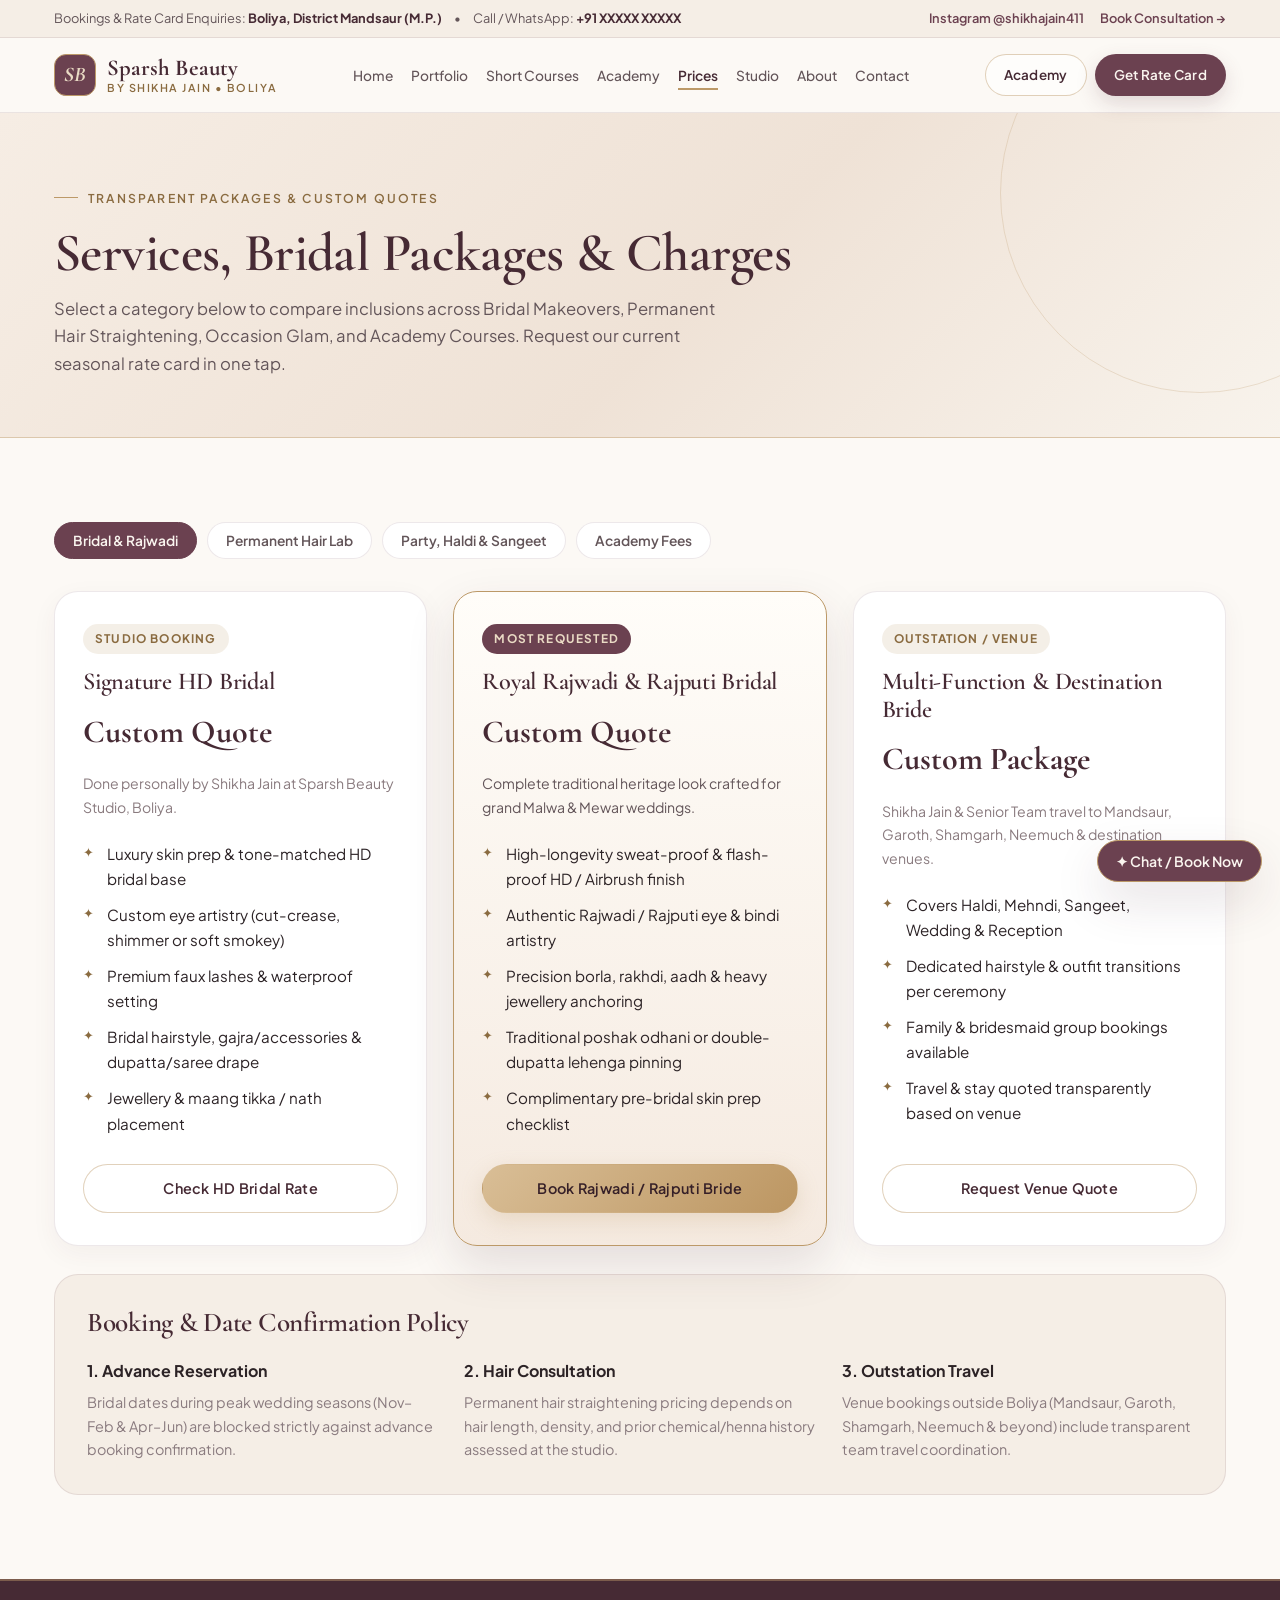
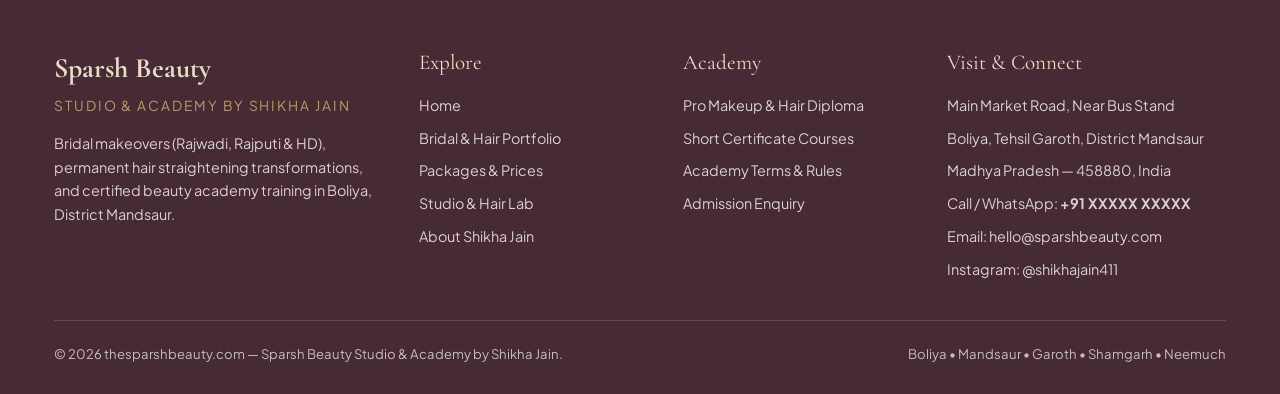
<file: prices.html>
<!DOCTYPE html>
<html lang="en">
<head>
  <meta charset="UTF-8" />
  <meta name="viewport" content="width=device-width, initial-scale=1.0" />
  <title>Services, Packages &amp; Prices | Sparsh Beauty by Shikha Jain — Boliya, Mandsaur</title>
  <meta name="description" content="Explore Bridal Makeup packages (Rajwadi, Rajputi, HD &amp; Reception), Permanent Hair Straightening &amp; Keratin services, Party Glam, and Academy fee enquiries at Sparsh Beauty, Boliya." />
  <link rel="icon" type="image/svg+xml" href="assets/images/favicon.svg" />
  <link rel="preconnect" href="https://fonts.googleapis.com" />
  <link rel="preconnect" href="https://fonts.gstatic.com" crossorigin />
  <link href="https://fonts.googleapis.com/css2?family=Cormorant+Garamond:ital,wght@0,500;0,600;0,700;1,500;1,600&family=Plus+Jakarta+Sans:wght@400;500;600;700&display=swap" rel="stylesheet" />
  <link rel="stylesheet" href="assets/css/styles.css" />
</head>
<body>
  <a class="skip-link" href="#main-content">Skip to Content</a>

  <div class="announcement-bar">
    <div class="container announcement-inner">
      <div class="announcement-meta">
        <span>Bookings &amp; Rate Card Enquiries: <strong data-bind="locationShort">Boliya, District Mandsaur (M.P.)</strong></span>
        <span>•</span>
        <span>Call / WhatsApp: <strong data-bind="phone">+91 XXXXX XXXXX</strong></span>
      </div>
      <div class="announcement-actions">
        <a href="https://www.instagram.com/shikhajain0308/" data-ig-link target="_blank" rel="noopener">Instagram <span data-bind="instagramHandle">@shikhajain0308</span></a>
        <a href="contact.html">Book Consultation &rarr;</a>
      </div>
    </div>
  </div>

  <header class="site-header">
    <div class="container header-inner">
      <a href="index.html" class="brand-logo" aria-label="Sparsh Beauty Home">
        <span class="brand-mark">SB</span>
        <span class="brand-text">
          <span class="brand-title">Sparsh Beauty</span>
          <span class="brand-subtitle">By Shikha Jain • Boliya</span>
        </span>
      </a>
      <nav aria-label="Main navigation">
        <ul class="nav-links">
          <li><a href="index.html">Home</a></li>
          <li><a href="portfolio.html">Portfolio</a></li>
          <li><a href="academy-short-courses.html">Short Courses</a></li>
          <li><a href="academy.html">Academy</a></li>
          <li><a href="prices.html">Prices</a></li>
          <li><a href="studio.html">Studio</a></li>
          <li><a href="about.html">About</a></li>
          <li><a href="contact.html">Contact</a></li>
        </ul>
      </nav>
      <div class="header-cta">
        <a href="academy.html" class="btn btn-outline btn-sm">Academy</a>
        <a href="#" class="btn btn-primary btn-sm" data-wa-message="Hello Shikha Ma'am! Please share the latest bridal and hair rate card.">Get Rate Card</a>
        <button class="mobile-menu-btn" type="button" aria-label="Open navigation menu" data-mobile-open>&#9776;</button>
      </div>
    </div>
  </header>

  <div class="mobile-drawer" id="mobileDrawer" aria-hidden="true">
    <div class="mobile-drawer-panel">
      <div>
        <div style="display:flex;align-items:center;justify-content:space-between;">
          <span class="brand-title">Sparsh Beauty</span>
          <button type="button" class="modal-close" style="position:static;" aria-label="Close menu" data-mobile-close>&times;</button>
        </div>
        <ul class="mobile-nav-list">
          <li><a href="index.html">Home</a></li>
          <li><a href="portfolio.html">Portfolio</a></li>
          <li><a href="academy-short-courses.html">Academy Short Courses</a></li>
          <li><a href="academy.html">Pro Academy</a></li>
          <li><a href="prices.html">Services &amp; Prices</a></li>
          <li><a href="studio.html">Studio &amp; Hair Lab</a></li>
          <li><a href="about.html">About Shikha Jain</a></li>
          <li><a href="contact.html">Contact &amp; Booking</a></li>
        </ul>
      </div>
      <a href="#" class="btn btn-primary" style="width:100%;" data-wa-message="Hello Shikha Ma'am! Please share your bridal packages and prices.">WhatsApp for Quote</a>
    </div>
  </div>

  <main id="main-content">
    <section class="page-banner">
      <div class="container">
        <span class="eyebrow eyebrow-light">Transparent Packages &amp; Custom Quotes</span>
        <h1>Services, Bridal Packages &amp; Charges</h1>
        <p>Select a category below to compare inclusions across Bridal Makeovers, Permanent Hair Straightening, Occasion Glam, and Academy Courses. Request our current seasonal rate card in one tap.</p>
      </div>
    </section>

    <section class="section" data-tab-group>
      <div class="container">
        <div class="filter-bar" role="tablist" aria-label="Service categories">
          <button type="button" class="filter-btn active" data-tab-target="bridal">Bridal &amp; Rajwadi</button>
          <button type="button" class="filter-btn" data-tab-target="hair">Permanent Hair Lab</button>
          <button type="button" class="filter-btn" data-tab-target="party">Party, Haldi &amp; Sangeet</button>
          <button type="button" class="filter-btn" data-tab-target="academy">Academy Fees</button>
        </div>

        <!-- Tab 1: Bridal -->
        <div data-tab-panel="bridal">
          <div class="grid-3">
            <article class="package-card">
              <div>
                <span class="package-badge">Studio Booking</span>
                <h2 class="card-title">Signature HD Bridal</h2>
                <div class="package-price">Custom Quote</div>
                <p class="package-note">Done personally by Shikha Jain at Sparsh Beauty Studio, Boliya.</p>
                <ul class="check-list">
                  <li>Luxury skin prep &amp; tone-matched HD bridal base</li>
                  <li>Custom eye artistry (cut-crease, shimmer or soft smokey)</li>
                  <li>Premium faux lashes &amp; waterproof setting</li>
                  <li>Bridal hairstyle, gajra/accessories &amp; dupatta/saree drape</li>
                  <li>Jewellery &amp; maang tikka / nath placement</li>
                </ul>
              </div>
              <div class="mt-28">
                <a href="#" class="btn btn-outline" style="width:100%;" data-wa-message="Hello Shikha Ma'am! Please share charges &amp; availability for Signature HD Bridal Makeup.">Check HD Bridal Rate</a>
              </div>
            </article>

            <article class="package-card featured">
              <div>
                <span class="package-badge">Most Requested</span>
                <h2 class="card-title">Royal Rajwadi &amp; Rajputi Bridal</h2>
                <div class="package-price">Custom Quote</div>
                <p class="package-note">Complete traditional heritage look crafted for grand Malwa &amp; Mewar weddings.</p>
                <ul class="check-list">
                  <li>High-longevity sweat-proof &amp; flash-proof HD / Airbrush finish</li>
                  <li>Authentic Rajwadi / Rajputi eye &amp; bindi artistry</li>
                  <li>Precision borla, rakhdi, aadh &amp; heavy jewellery anchoring</li>
                  <li>Traditional poshak odhani or double-dupatta lehenga pinning</li>
                  <li>Complimentary pre-bridal skin prep checklist</li>
                </ul>
              </div>
              <div class="mt-28">
                <a href="#" class="btn btn-gold" style="width:100%;" data-wa-message="Hello Shikha Ma'am! I want to book Royal Rajwadi / Rajputi Bridal Makeup. Please share package details.">Book Rajwadi / Rajputi Bride</a>
              </div>
            </article>

            <article class="package-card">
              <div>
                <span class="package-badge">Outstation / Venue</span>
                <h2 class="card-title">Multi-Function &amp; Destination Bride</h2>
                <div class="package-price">Custom Package</div>
                <p class="package-note">Shikha Jain &amp; Senior Team travel to Mandsaur, Garoth, Shamgarh, Neemuch &amp; destination venues.</p>
                <ul class="check-list">
                  <li>Covers Haldi, Mehndi, Sangeet, Wedding &amp; Reception</li>
                  <li>Dedicated hairstyle &amp; outfit transitions per ceremony</li>
                  <li>Family &amp; bridesmaid group bookings available</li>
                  <li>Travel &amp; stay quoted transparently based on venue</li>
                </ul>
              </div>
              <div class="mt-28">
                <a href="#" class="btn btn-outline" style="width:100%;" data-wa-message="Hello Shikha Ma'am! I want a multi-function / venue bridal package quote. Venue city:">Request Venue Quote</a>
              </div>
            </article>
          </div>
        </div>

        <!-- Tab 2: Hair -->
        <div data-tab-panel="hair" style="display:none;">
          <div class="grid-3">
            <article class="package-card featured">
              <div>
                <span class="package-badge">Signature Hair Lab</span>
                <h2 class="card-title">Permanent Hair Straightening</h2>
                <div class="package-price">By Hair Length</div>
                <p class="package-note">Includes porosity check, bond-protecting treatment &amp; mirror-shine thermal lock.</p>
                <ul class="check-list">
                  <li>Tailored formula for wavy, curly, or coarse frizzy hair</li>
                  <li>Sleek pin-straight or natural soft-straight finish options</li>
                  <li>Deep hydration mask &amp; split-end trim finish</li>
                  <li>Complete post-straightening wash &amp; care guide</li>
                </ul>
              </div>
              <div class="mt-28">
                <a href="#" class="btn btn-gold" style="width:100%;" data-wa-message="Hello! Please share Permanent Hair Straightening charges based on hair length at Sparsh Beauty, Boliya.">Check Straightening Rate</a>
              </div>
            </article>

            <article class="package-card">
              <div>
                <span class="package-badge">Frizz Control</span>
                <h2 class="card-title">Keratin &amp; Silk Smoothing</h2>
                <div class="package-price">By Hair Length</div>
                <p class="package-note">Restores lost protein, tames humidity frizz, and boosts natural shine without flattening volume.</p>
                <ul class="check-list">
                  <li>Protein-infused cuticle sealing</li>
                  <li>Ideal for pre-bridal hair prep (2–3 weeks before wedding)</li>
                  <li>Reduces daily blow-dry and styling time</li>
                </ul>
              </div>
              <div class="mt-28">
                <a href="#" class="btn btn-outline" style="width:100%;" data-wa-message="Hello! I want pricing for Keratin / Silk Smoothing at Sparsh Beauty.">Enquire Keratin Pricing</a>
              </div>
            </article>

            <article class="package-card">
              <div>
                <span class="package-badge">Repair Ritual</span>
                <h2 class="card-title">Hair Botox &amp; Pre-Bridal Spa</h2>
                <div class="package-price">Studio Session</div>
                <p class="package-note">Deep restorative ritual for dry, colour-treated, or heat-stressed hair.</p>
                <ul class="check-list">
                  <li>Intensive lipid &amp; moisture replenishment</li>
                  <li>Scalp relaxation massage &amp; steam infusion</li>
                  <li>Safe alongside bridal prep timelines</li>
                </ul>
              </div>
              <div class="mt-28">
                <a href="#" class="btn btn-outline" style="width:100%;" data-wa-message="Hello! I want to book a Pre-Bridal Hair Spa / Botox session.">Book Hair Spa</a>
              </div>
            </article>
          </div>
        </div>

        <!-- Tab 3: Party & Occasion -->
        <div data-tab-panel="party" style="display:none;">
          <div class="grid-3">
            <article class="package-card">
              <div>
                <span class="package-badge">Ceremony</span>
                <h2 class="card-title">Engagement / Sangeet Look</h2>
                <div class="package-price">Custom Quote</div>
                <p class="package-note">Elevated cocktail, ring ceremony, or sangeet glam with hair waves/updo.</p>
                <ul class="check-list">
                  <li>Soft-sculpted HD finish &amp; shimmering eye focus</li>
                  <li>Open curls, braided crown, or sleek low bun</li>
                  <li>Saree, gown, or lehenga draping included</li>
                </ul>
              </div>
              <div class="mt-28">
                <a href="#" class="btn btn-outline" style="width:100%;" data-wa-message="Hello! I want to enquire about Engagement / Sangeet Makeup charges.">Enquire Engagement Look</a>
              </div>
            </article>

            <article class="package-card">
              <div>
                <span class="package-badge">Family &amp; Guests</span>
                <h2 class="card-title">Party &amp; Bridesmaid Makeup</h2>
                <div class="package-price">Individual / Group</div>
                <p class="package-note">For sisters of the bride, mothers, and wedding guests.</p>
                <ul class="check-list">
                  <li>Natural glowing base (age-tailored for mothers &amp; aunts)</li>
                  <li>Blow-dry, curls, or traditional bun styling</li>
                  <li>Group booking discounts for 4+ family members</li>
                </ul>
              </div>
              <div class="mt-28">
                <a href="#" class="btn btn-outline" style="width:100%;" data-wa-message="Hello! We want Party / Bridesmaid group makeup pricing.">Get Group Rate</a>
              </div>
            </article>

            <article class="package-card">
              <div>
                <span class="package-badge">Editorial</span>
                <h2 class="card-title">Model Shoot &amp; Portfolio Look</h2>
                <div class="package-price">Half / Full Day</div>
                <p class="package-note">For jewellery campaigns, designer poshak shoots, and fashion reels.</p>
                <ul class="check-list">
                  <li>Camera-calibrated editorial skin &amp; multi-look changes</li>
                  <li>On-set touch-up option available</li>
                  <li>Collaboration enquiries welcome</li>
                </ul>
              </div>
              <div class="mt-28">
                <a href="#" class="btn btn-outline" style="width:100%;" data-wa-message="Hello Shikha Ma'am! I want to discuss a Model Photoshoot / Collaboration.">Enquire Collaboration</a>
              </div>
            </article>
          </div>
        </div>

        <!-- Tab 4: Academy -->
        <div data-tab-panel="academy" style="display:none;">
          <div class="grid-2">
            <article class="package-card featured">
              <div>
                <span class="package-badge">Flagship Certification</span>
                <h2 class="card-title">25-Day Pro Makeup, Hair &amp; Draping Diploma</h2>
                <div class="package-price">Request Brochure &amp; Fee</div>
                <p class="package-note">Includes in-studio practice cosmetics, live demos by Shikha Jain, Rajwadi &amp; hair modules, photoshoot &amp; certificate.</p>
                <ul class="check-list">
                  <li>Installment / early-seat reservation guidance on WhatsApp</li>
                  <li>Next Batch: <span data-bind="nextProBatch">15th January 2027</span></li>
                </ul>
              </div>
              <div class="mt-28" style="display:flex;gap:12px;flex-wrap:wrap;">
                <a href="#" class="btn btn-gold" data-wa-message="Hello Shikha Ma'am! Please share the fee details for the 25-Day Pro Makeup &amp; Hair Diploma.">WhatsApp for Pro Fee</a>
                <a href="academy.html" class="btn btn-outline-light">View Full Syllabus</a>
              </div>
            </article>

            <article class="package-card">
              <div>
                <span class="package-badge">Fast-Track Tracks</span>
                <h2 class="card-title">Short Certificate Workshops (5–10 Days)</h2>
                <div class="package-price">Request Course Fee</div>
                <p class="package-note">Choose Self-Grooming (5 Days), Hair Straightening Specialist (7 Days), or Bridal &amp; Rajwadi Intensive (10 Days).</p>
                <ul class="check-list">
                  <li>Flexible monthly batches starting 1st &amp; 15th</li>
                  <li>Certificate of Completion included</li>
                </ul>
              </div>
              <div class="mt-28" style="display:flex;gap:12px;flex-wrap:wrap;">
                <a href="#" class="btn btn-primary" data-wa-message="Hello Shikha Ma'am! Please share fees for Short Certificate Workshops.">WhatsApp for Short Course Fee</a>
                <a href="academy-short-courses.html" class="btn btn-outline">Compare Short Courses</a>
              </div>
            </article>
          </div>
        </div>

        <!-- Booking Policy -->
        <div class="section-cream mt-28" style="border-radius:var(--radius-lg);padding:32px;border:1px solid var(--border);">
          <h2 class="card-title" style="font-size:1.7rem;">Booking &amp; Date Confirmation Policy</h2>
          <div class="grid-3 mt-20">
            <div>
              <strong>1. Advance Reservation</strong>
              <p class="muted" style="font-size:0.9rem;margin:6px 0 0;">Bridal dates during peak wedding seasons (Nov–Feb &amp; Apr–Jun) are blocked strictly against advance booking confirmation.</p>
            </div>
            <div>
              <strong>2. Hair Consultation</strong>
              <p class="muted" style="font-size:0.9rem;margin:6px 0 0;">Permanent hair straightening pricing depends on hair length, density, and prior chemical/henna history assessed at the studio.</p>
            </div>
            <div>
              <strong>3. Outstation Travel</strong>
              <p class="muted" style="font-size:0.9rem;margin:6px 0 0;">Venue bookings outside Boliya (Mandsaur, Garoth, Shamgarh, Neemuch &amp; beyond) include transparent team travel coordination.</p>
            </div>
          </div>
        </div>
      </div>
    </section>
  </main>

  <footer class="site-footer">
    <div class="container">
      <div class="footer-grid">
        <div>
          <div class="brand-title" style="color:var(--gold-light);font-size:1.75rem;">Sparsh Beauty</div>
          <p style="font-size:0.86rem;color:var(--gold);letter-spacing:0.14em;text-transform:uppercase;margin:4px 0 14px;">Studio &amp; Academy by Shikha Jain</p>
          <p style="font-size:0.9rem;color:var(--ink-on-dark-muted);margin:0;">Bridal makeovers (Rajwadi, Rajputi &amp; HD), permanent hair straightening transformations, and certified beauty academy training in Boliya, District Mandsaur.</p>
        </div>
        <div>
          <div class="footer-heading">Explore</div>
          <ul class="footer-links">
            <li><a href="index.html">Home</a></li>
            <li><a href="portfolio.html">Bridal &amp; Hair Portfolio</a></li>
            <li><a href="prices.html">Packages &amp; Prices</a></li>
            <li><a href="studio.html">Studio &amp; Hair Lab</a></li>
            <li><a href="about.html">About Shikha Jain</a></li>
          </ul>
        </div>
        <div>
          <div class="footer-heading">Academy</div>
          <ul class="footer-links">
            <li><a href="academy.html">Pro Makeup &amp; Hair Diploma</a></li>
            <li><a href="academy-short-courses.html">Short Certificate Courses</a></li>
            <li><a href="academy.html#terms">Academy Terms &amp; Rules</a></li>
            <li><a href="contact.html">Admission Enquiry</a></li>
          </ul>
        </div>
        <div>
          <div class="footer-heading">Visit &amp; Connect</div>
          <ul class="footer-links">
            <li data-bind="addressLine1">Main Market Road, Near Bus Stand</li>
            <li data-bind="addressLine2">Boliya, Tehsil Garoth, District Mandsaur</li>
            <li data-bind="statePin">Madhya Pradesh — 458880, India</li>
            <li>Call / WhatsApp: <strong data-bind="phone">+91 XXXXX XXXXX</strong></li>
            <li>Email: <a href="mailto:hello@sparshbeauty.com" data-email-link data-bind="email">hello@sparshbeauty.com</a></li>
            <li>Instagram: <a href="https://www.instagram.com/shikhajain0308/" data-ig-link target="_blank" rel="noopener" data-bind="instagramHandle">@shikhajain0308</a></li>
          </ul>
        </div>
      </div>
      <div class="footer-bottom">
        <span>&copy; 2026 <span data-bind="domain">sparshbeauty.com</span> — Sparsh Beauty Studio &amp; Academy by Shikha Jain.</span>
        <span>Boliya • Mandsaur • Garoth • Shamgarh • Neemuch</span>
      </div>
    </div>
  </footer>

  <div class="wa-concierge">
    <div class="wa-popover" role="region" aria-label="Quick Chat Options" data-wa-popover>
      <strong style="font-family:var(--font-display);font-size:1.25rem;color:var(--bg-plum);">Request Rate Card</strong>
      <div class="wa-quick-links">
        <a href="#" data-wa-message="Hello Shikha Ma'am! Please send the Bridal Makeup rate card.">Bridal Rate Card</a>
        <a href="#" data-wa-message="Hello! Please send Permanent Hair Straightening charges.">Hair Straightening Charges</a>
        <a href="#" data-wa-message="Hello Shikha Ma'am! Please send Academy fee structure.">Academy Fee Structure</a>
      </div>
    </div>
    <button type="button" class="wa-fab" data-wa-toggle aria-label="Chat with Sparsh Beauty">&#10022; Chat / Book Now</button>
  </div>

  <script src="assets/js/site-config.js"></script>
  <script src="assets/js/main.js"></script>
</body>
</html>
</file>
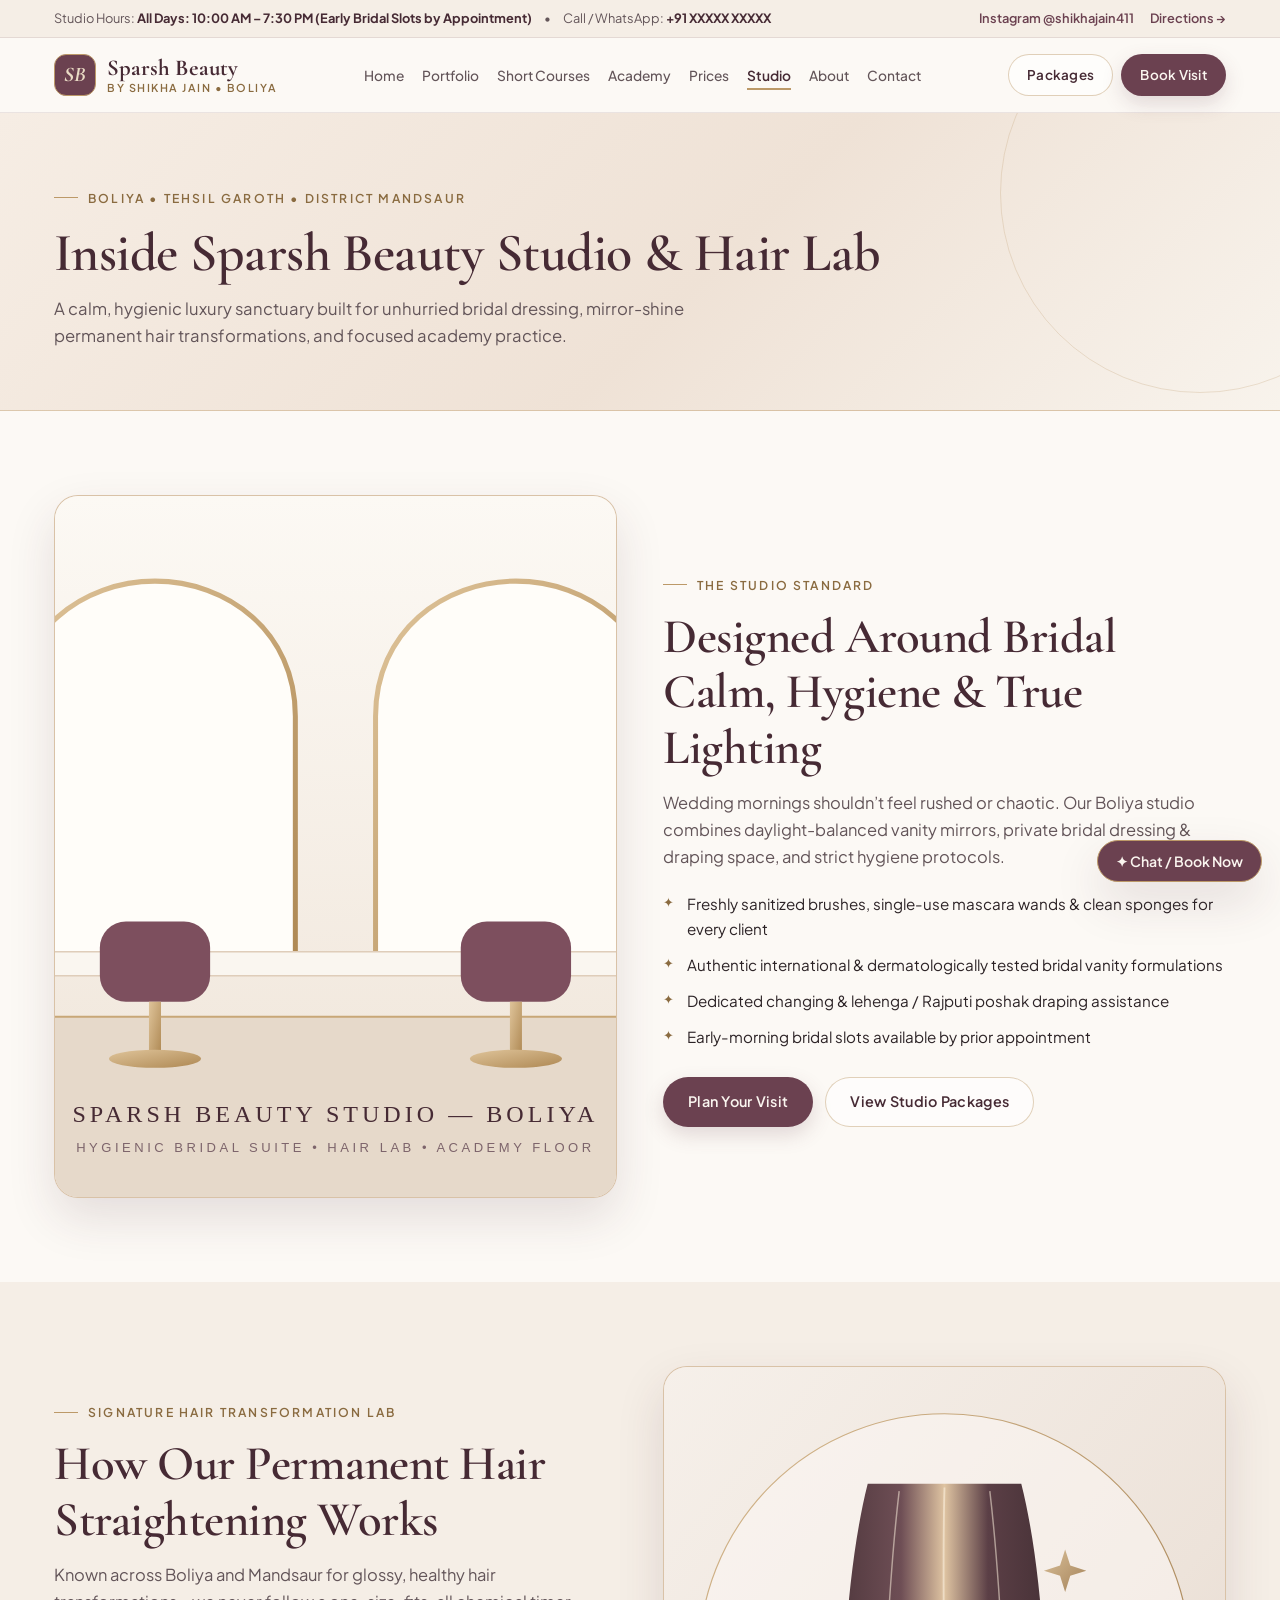
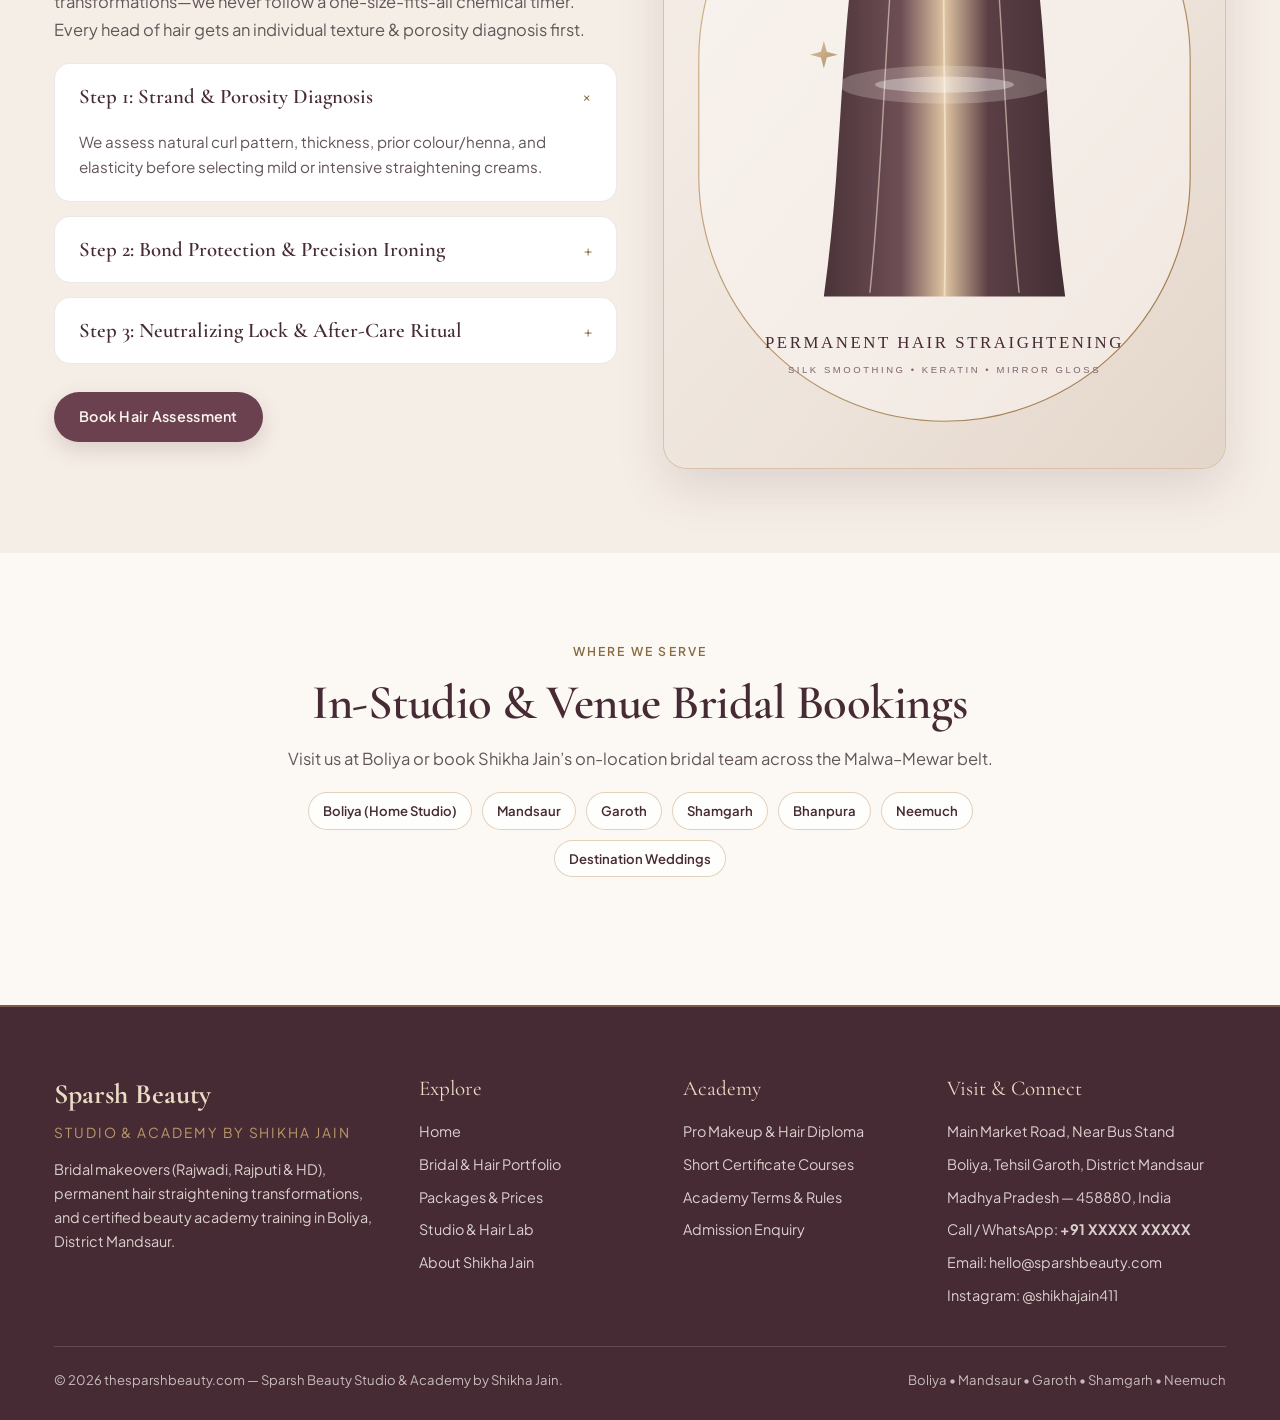
<file: studio.html>
<!DOCTYPE html>
<html lang="en">
<head>
  <meta charset="UTF-8" />
  <meta name="viewport" content="width=device-width, initial-scale=1.0" />
  <title>Studio &amp; Hair Lab — Boliya, Mandsaur | Sparsh Beauty by Shikha Jain</title>
  <meta name="description" content="Step inside Sparsh Beauty Studio in Boliya, District Mandsaur — hygienic bridal suites, luxury pro vanity standards, and our specialised Permanent Hair Straightening Lab." />
  <link rel="icon" type="image/svg+xml" href="assets/images/favicon.svg" />
  <link rel="preconnect" href="https://fonts.googleapis.com" />
  <link rel="preconnect" href="https://fonts.gstatic.com" crossorigin />
  <link href="https://fonts.googleapis.com/css2?family=Cormorant+Garamond:ital,wght@0,500;0,600;0,700;1,500;1,600&family=Plus+Jakarta+Sans:wght@400;500;600;700&display=swap" rel="stylesheet" />
  <link rel="stylesheet" href="assets/css/styles.css" />
</head>
<body>
  <a class="skip-link" href="#main-content">Skip to Content</a>

  <div class="announcement-bar">
    <div class="container announcement-inner">
      <div class="announcement-meta">
        <span>Studio Hours: <strong data-bind="studioHours">All Days: 10:00 AM – 7:30 PM</strong></span>
        <span>•</span>
        <span>Call / WhatsApp: <strong data-bind="phone">+91 XXXXX XXXXX</strong></span>
      </div>
      <div class="announcement-actions">
        <a href="https://www.instagram.com/shikhajain0308/" data-ig-link target="_blank" rel="noopener">Instagram <span data-bind="instagramHandle">@shikhajain0308</span></a>
        <a href="contact.html">Directions &rarr;</a>
      </div>
    </div>
  </div>

  <header class="site-header">
    <div class="container header-inner">
      <a href="index.html" class="brand-logo" aria-label="Sparsh Beauty Home">
        <span class="brand-mark">SB</span>
        <span class="brand-text">
          <span class="brand-title">Sparsh Beauty</span>
          <span class="brand-subtitle">By Shikha Jain • Boliya</span>
        </span>
      </a>
      <nav aria-label="Main navigation">
        <ul class="nav-links">
          <li><a href="index.html">Home</a></li>
          <li><a href="portfolio.html">Portfolio</a></li>
          <li><a href="academy-short-courses.html">Short Courses</a></li>
          <li><a href="academy.html">Academy</a></li>
          <li><a href="prices.html">Prices</a></li>
          <li><a href="studio.html">Studio</a></li>
          <li><a href="about.html">About</a></li>
          <li><a href="contact.html">Contact</a></li>
        </ul>
      </nav>
      <div class="header-cta">
        <a href="prices.html" class="btn btn-outline btn-sm">Packages</a>
        <a href="#" class="btn btn-primary btn-sm" data-wa-message="Hello! I would like to book an appointment at Sparsh Beauty Studio, Boliya.">Book Visit</a>
        <button class="mobile-menu-btn" type="button" aria-label="Open navigation menu" data-mobile-open>&#9776;</button>
      </div>
    </div>
  </header>

  <div class="mobile-drawer" id="mobileDrawer" aria-hidden="true">
    <div class="mobile-drawer-panel">
      <div>
        <div style="display:flex;align-items:center;justify-content:space-between;">
          <span class="brand-title">Sparsh Beauty</span>
          <button type="button" class="modal-close" style="position:static;" aria-label="Close menu" data-mobile-close>&times;</button>
        </div>
        <ul class="mobile-nav-list">
          <li><a href="index.html">Home</a></li>
          <li><a href="portfolio.html">Portfolio</a></li>
          <li><a href="academy-short-courses.html">Academy Short Courses</a></li>
          <li><a href="academy.html">Pro Academy</a></li>
          <li><a href="prices.html">Services &amp; Prices</a></li>
          <li><a href="studio.html">Studio &amp; Hair Lab</a></li>
          <li><a href="about.html">About Shikha Jain</a></li>
          <li><a href="contact.html">Contact &amp; Booking</a></li>
        </ul>
      </div>
      <a href="#" class="btn btn-primary" style="width:100%;" data-wa-message="Hello! I want to book a studio visit in Boliya.">WhatsApp Studio</a>
    </div>
  </div>

  <main id="main-content">
    <section class="page-banner">
      <div class="container">
        <span class="eyebrow eyebrow-light">Boliya • Tehsil Garoth • District Mandsaur</span>
        <h1>Inside Sparsh Beauty Studio &amp; Hair Lab</h1>
        <p>A calm, hygienic luxury sanctuary built for unhurried bridal dressing, mirror-shine permanent hair transformations, and focused academy practice.</p>
      </div>
    </section>

    <section class="section">
      <div class="container split-feature">
        <div class="reveal">
          <div class="hero-frame" style="border-radius:24px;">
            <img src="assets/images/studio-interior.svg" alt="Sparsh Beauty Studio Interior in Boliya, Mandsaur" />
          </div>
        </div>
        <div class="reveal">
          <span class="eyebrow">The Studio Standard</span>
          <h2 class="section-title">Designed Around Bridal Calm, Hygiene &amp; True Lighting</h2>
          <p class="section-lead">
            Wedding mornings shouldn’t feel rushed or chaotic. Our Boliya studio combines daylight-balanced vanity mirrors, private bridal dressing &amp; draping space, and strict hygiene protocols.
          </p>
          <ul class="check-list mt-20">
            <li>Freshly sanitized brushes, single-use mascara wands &amp; clean sponges for every client</li>
            <li>Authentic international &amp; dermatologically tested bridal vanity formulations</li>
            <li>Dedicated changing &amp; lehenga / Rajputi poshak draping assistance</li>
            <li>Early-morning bridal slots available by prior appointment</li>
          </ul>
          <div class="hero-actions mt-28 mb-0">
            <a href="contact.html" class="btn btn-primary">Plan Your Visit</a>
            <a href="prices.html" class="btn btn-outline">View Studio Packages</a>
          </div>
        </div>
      </div>
    </section>

    <!-- Permanent Hair Straightening Lab -->
    <section id="hair-lab" class="section section-cream">
      <div class="container split-feature">
        <div class="reveal">
          <span class="eyebrow">Signature Hair Transformation Lab</span>
          <h2 class="section-title">How Our Permanent Hair Straightening Works</h2>
          <p class="section-lead">
            Known across Boliya and Mandsaur for glossy, healthy hair transformations—we never follow a one-size-fits-all chemical timer. Every head of hair gets an individual texture &amp; porosity diagnosis first.
          </p>
          <div class="accordion mt-20">
            <div class="accordion-item open">
              <button type="button" class="accordion-trigger" aria-expanded="true">
                <span>Step 1: Strand &amp; Porosity Diagnosis</span>
                <span class="accordion-icon">+</span>
              </button>
              <div class="accordion-content">
                We assess natural curl pattern, thickness, prior colour/henna, and elasticity before selecting mild or intensive straightening creams.
              </div>
            </div>
            <div class="accordion-item">
              <button type="button" class="accordion-trigger" aria-expanded="false">
                <span>Step 2: Bond Protection &amp; Precision Ironing</span>
                <span class="accordion-icon">+</span>
              </button>
              <div class="accordion-content">
                Thin, uniform sections with controlled ceramic/titanium heat ensure sleek roots and soft, healthy ends without brittle breakage.
              </div>
            </div>
            <div class="accordion-item">
              <button type="button" class="accordion-trigger" aria-expanded="false">
                <span>Step 3: Neutralizing Lock &amp; After-Care Ritual</span>
                <span class="accordion-icon">+</span>
              </button>
              <div class="accordion-content">
                Cuticles are sealed with nourishing lipid masks, and you leave with clear sulphate-free wash &amp; serum care instructions for lasting mirror shine.
              </div>
            </div>
          </div>
          <div class="mt-28">
            <a href="#" class="btn btn-primary" data-wa-message="Hello! I would like to book a Permanent Hair Straightening consultation at Sparsh Beauty Studio, Boliya.">Book Hair Assessment</a>
          </div>
        </div>
        <div class="reveal">
          <div class="hero-frame" style="border-radius:24px;">
            <img src="assets/images/hair-transformation.svg" alt="Mirror-gloss permanent hair straightening result" />
          </div>
        </div>
      </div>
    </section>

    <!-- Service Coverage -->
    <section class="section">
      <div class="container">
        <div class="section-header centered reveal">
          <span class="eyebrow">Where We Serve</span>
          <h2 class="section-title">In-Studio &amp; Venue Bridal Bookings</h2>
          <p class="section-lead">Visit us at Boliya or book Shikha Jain’s on-location bridal team across the Malwa–Mewar belt.</p>
          <div class="pill-list mt-20" style="justify-content:center;">
            <span class="pill-badge">Boliya (Home Studio)</span>
            <span class="pill-badge">Mandsaur</span>
            <span class="pill-badge">Garoth</span>
            <span class="pill-badge">Shamgarh</span>
            <span class="pill-badge">Bhanpura</span>
            <span class="pill-badge">Neemuch</span>
            <span class="pill-badge">Destination Weddings</span>
          </div>
        </div>
      </div>
    </section>
  </main>

  <footer class="site-footer">
    <div class="container">
      <div class="footer-grid">
        <div>
          <div class="brand-title" style="color:var(--gold-light);font-size:1.75rem;">Sparsh Beauty</div>
          <p style="font-size:0.86rem;color:var(--gold);letter-spacing:0.14em;text-transform:uppercase;margin:4px 0 14px;">Studio &amp; Academy by Shikha Jain</p>
          <p style="font-size:0.9rem;color:var(--ink-on-dark-muted);margin:0;">Bridal makeovers (Rajwadi, Rajputi &amp; HD), permanent hair straightening transformations, and certified beauty academy training in Boliya, District Mandsaur.</p>
        </div>
        <div>
          <div class="footer-heading">Explore</div>
          <ul class="footer-links">
            <li><a href="index.html">Home</a></li>
            <li><a href="portfolio.html">Bridal &amp; Hair Portfolio</a></li>
            <li><a href="prices.html">Packages &amp; Prices</a></li>
            <li><a href="studio.html">Studio &amp; Hair Lab</a></li>
            <li><a href="about.html">About Shikha Jain</a></li>
          </ul>
        </div>
        <div>
          <div class="footer-heading">Academy</div>
          <ul class="footer-links">
            <li><a href="academy.html">Pro Makeup &amp; Hair Diploma</a></li>
            <li><a href="academy-short-courses.html">Short Certificate Courses</a></li>
            <li><a href="academy.html#terms">Academy Terms &amp; Rules</a></li>
            <li><a href="contact.html">Admission Enquiry</a></li>
          </ul>
        </div>
        <div>
          <div class="footer-heading">Visit &amp; Connect</div>
          <ul class="footer-links">
            <li data-bind="addressLine1">Main Market Road, Near Bus Stand</li>
            <li data-bind="addressLine2">Boliya, Tehsil Garoth, District Mandsaur</li>
            <li data-bind="statePin">Madhya Pradesh — 458880, India</li>
            <li>Call / WhatsApp: <strong data-bind="phone">+91 XXXXX XXXXX</strong></li>
            <li>Email: <a href="mailto:hello@sparshbeauty.com" data-email-link data-bind="email">hello@sparshbeauty.com</a></li>
            <li>Instagram: <a href="https://www.instagram.com/shikhajain0308/" data-ig-link target="_blank" rel="noopener" data-bind="instagramHandle">@shikhajain0308</a></li>
          </ul>
        </div>
      </div>
      <div class="footer-bottom">
        <span>&copy; 2026 <span data-bind="domain">sparshbeauty.com</span> — Sparsh Beauty Studio &amp; Academy by Shikha Jain.</span>
        <span>Boliya • Mandsaur • Garoth • Shamgarh • Neemuch</span>
      </div>
    </div>
  </footer>

  <div class="wa-concierge">
    <div class="wa-popover" role="region" aria-label="Quick Chat Options" data-wa-popover>
      <strong style="font-family:var(--font-display);font-size:1.25rem;color:var(--bg-plum);">Studio Appointments</strong>
      <div class="wa-quick-links">
        <a href="#" data-wa-message="Hello! I want to book a Studio Appointment in Boliya.">Book Studio Visit</a>
        <a href="#" data-wa-message="Hello! I want a Permanent Hair Straightening consultation.">Hair Lab Consultation</a>
      </div>
    </div>
    <button type="button" class="wa-fab" data-wa-toggle aria-label="Chat with Sparsh Beauty">&#10022; Chat / Book Now</button>
  </div>

  <script src="assets/js/site-config.js"></script>
  <script src="assets/js/main.js"></script>
</body>
</html>
</file>
<file: assets/css/styles.css>
/* ==========================================================================
   Sparsh Beauty Studio & Academy (sparshbeauty.com)
   Serene Bridal Couture Design System — Soft Porcelain, Rosewood & Champagne
   ========================================================================== */

:root {
  --bg-ivory: #FCF9F5;
  --bg-cream: #F5EEE6;
  --bg-blush: #EFE3D9;
  --bg-surface: #FFFFFF;

  --bg-plum: #6B4150;
  --bg-plum-dark: #462A34;
  --bg-plum-rich: #7E4F60;

  --gold: #BC9968;
  --gold-light: #EADBC5;
  --gold-dark: #8A6B40;

  --ink: #2C2326;
  --ink-soft: #635559;
  --ink-muted: #8A7B7F;
  --ink-on-dark: #FAF5EF;
  --ink-on-dark-muted: rgba(250, 245, 239, 0.82);

  --border: rgba(107, 65, 80, 0.12);
  --border-gold: rgba(188, 153, 104, 0.45);

  --font-display: 'Cormorant Garamond', Georgia, 'Times New Roman', serif;
  --font-sans: 'Plus Jakarta Sans', -apple-system, BlinkMacSystemFont, 'Segoe UI', Roboto, sans-serif;

  --radius-sm: 8px;
  --radius-md: 16px;
  --radius-lg: 24px;
  --radius-pill: 999px;

  --shadow-soft: 0 8px 26px rgba(70, 42, 52, 0.05);
  --shadow-card: 0 16px 38px rgba(70, 42, 52, 0.08);
  --shadow-plum: 0 20px 48px rgba(70, 42, 52, 0.13);

  --transition: 0.28s cubic-bezier(0.22, 1, 0.36, 1);
  --max-width: 1220px;
}

*, *::before, *::after {
  box-sizing: border-box;
}

html {
  scroll-behavior: smooth;
  font-size: 16px;
  overflow-x: clip;
  max-width: 100%;
}

body {
  margin: 0;
  font-family: var(--font-sans);
  color: var(--ink);
  background: var(--bg-ivory);
  line-height: 1.65;
  -webkit-font-smoothing: antialiased;
  overflow-x: clip;
  max-width: 100%;
}

img {
  display: block;
  max-width: 100%;
  height: auto;
}

a {
  color: inherit;
  text-decoration: none;
}

button, input, select, textarea {
  font-family: inherit;
}

.skip-link {
  position: absolute;
  left: -9999px;
  top: 0;
  background: var(--bg-plum);
  color: #fff;
  padding: 10px 18px;
  z-index: 2000;
  font-weight: 600;
}

.skip-link:focus {
  left: 16px;
  top: 16px;
  border-radius: var(--radius-sm);
}

.container {
  width: 100%;
  max-width: var(--max-width);
  margin: 0 auto;
  padding: 0 24px;
}

/* Typography */
h1, h2, h3, h4, .font-display {
  font-family: var(--font-display);
  font-weight: 600;
  line-height: 1.14;
  letter-spacing: -0.01em;
  margin: 0;
}

.eyebrow {
  display: inline-flex;
  align-items: center;
  gap: 10px;
  font-size: 0.76rem;
  font-weight: 600;
  letter-spacing: 0.18em;
  text-transform: uppercase;
  color: var(--gold-dark);
  margin-bottom: 14px;
}

.eyebrow::before {
  content: "";
  width: 24px;
  height: 1px;
  background: var(--gold);
}

.eyebrow-light {
  color: var(--gold-dark);
}

.section {
  padding: 84px 0;
}

.section-cream {
  background: var(--bg-cream);
}

.section-plum {
  background: linear-gradient(180deg, #F5ECE3 0%, #EDE1D6 100%);
  color: var(--ink);
  border-top: 1px solid var(--border);
  border-bottom: 1px solid var(--border);
}

.section-header {
  max-width: 720px;
  margin-bottom: 44px;
}

.section-header.centered {
  margin-left: auto;
  margin-right: auto;
  text-align: center;
}

.section-header.centered .eyebrow {
  justify-content: center;
}

.section-header.centered .eyebrow::before {
  display: none;
}

.section-title {
  font-size: clamp(2.05rem, 3.8vw, 3.1rem);
  color: var(--bg-plum-dark);
  margin-bottom: 14px;
}

.section-lead {
  font-size: 1.03rem;
  color: var(--ink-soft);
  margin: 0;
}

.section-plum .section-lead {
  color: var(--ink-soft);
}

/* Buttons */
.btn {
  display: inline-flex;
  align-items: center;
  justify-content: center;
  gap: 8px;
  padding: 12px 24px;
  border-radius: var(--radius-pill);
  font-size: 0.9rem;
  font-weight: 600;
  letter-spacing: 0.02em;
  border: 1.5px solid transparent;
  cursor: pointer;
  transition: transform var(--transition), background var(--transition), border-color var(--transition), box-shadow var(--transition), color var(--transition);
}

.btn:hover {
  transform: translateY(-2px);
}

.btn-primary {
  background: var(--bg-plum);
  color: var(--ink-on-dark);
  box-shadow: 0 8px 20px rgba(107, 65, 80, 0.18);
}

.btn-primary:hover {
  background: var(--bg-plum-rich);
}

.btn-gold {
  background: linear-gradient(135deg, #D9BE96 0%, #BC9662 100%);
  color: #362028;
  box-shadow: 0 8px 22px rgba(188, 153, 104, 0.24);
}

.btn-gold:hover {
  background: linear-gradient(135deg, #E2CAA6 0%, #C5A16F 100%);
}

.btn-outline {
  background: rgba(255, 255, 255, 0.55);
  color: var(--bg-plum-dark);
  border-color: var(--border-gold);
}

.btn-outline:hover {
  background: rgba(188, 153, 104, 0.14);
  border-color: var(--gold);
}

.btn-outline-light {
  background: rgba(255, 255, 255, 0.65);
  color: var(--bg-plum-dark);
  border-color: var(--border-gold);
}

.btn-outline-light:hover {
  background: #ffffff;
  border-color: var(--gold-dark);
}

.btn-sm {
  padding: 9px 18px;
  font-size: 0.84rem;
}

/* Announcement Bar — Soft Champagne Sand */
.announcement-bar {
  background: var(--bg-cream);
  color: var(--ink-soft);
  font-size: 0.8rem;
  padding: 8px 0;
  border-bottom: 1px solid var(--border);
}

.announcement-inner {
  display: flex;
  flex-wrap: wrap;
  align-items: center;
  justify-content: space-between;
  gap: 6px 18px;
}

.announcement-meta {
  display: flex;
  flex-wrap: wrap;
  align-items: center;
  gap: 8px 12px;
  color: var(--ink-soft);
}

.announcement-meta strong {
  color: var(--bg-plum-dark);
}

.announcement-actions {
  display: flex;
  align-items: center;
  gap: 16px;
}

.announcement-actions a {
  color: var(--bg-plum);
  font-weight: 600;
  transition: color var(--transition);
}

.announcement-actions a:hover {
  color: var(--gold-dark);
}

/* Header & Navigation */
.site-header {
  position: sticky;
  top: 0;
  z-index: 900;
  width: 100%;
  background: rgba(252, 249, 245, 0.94);
  backdrop-filter: blur(14px);
  -webkit-backdrop-filter: blur(14px);
  border-bottom: 1px solid var(--border);
}

.header-inner {
  display: flex;
  align-items: center;
  justify-content: space-between;
  gap: 16px;
  min-height: 74px;
  width: 100%;
}

.brand-logo {
  display: flex;
  align-items: center;
  gap: 11px;
  min-width: 0;
  flex-shrink: 1;
}

.brand-mark {
  width: 42px;
  height: 42px;
  flex-shrink: 0;
  border-radius: 12px;
  background: var(--bg-plum);
  border: 1.5px solid var(--gold);
  color: var(--gold-light);
  font-family: var(--font-display);
  font-style: italic;
  font-size: 1.3rem;
  font-weight: 700;
  display: grid;
  place-items: center;
}

.brand-text {
  display: flex;
  flex-direction: column;
  line-height: 1.12;
  min-width: 0;
}

.brand-title {
  font-family: var(--font-display);
  font-size: 1.42rem;
  font-weight: 700;
  color: var(--bg-plum-dark);
  white-space: nowrap;
}

.brand-subtitle {
  font-size: 0.68rem;
  letter-spacing: 0.14em;
  text-transform: uppercase;
  color: var(--gold-dark);
  font-weight: 600;
  white-space: nowrap;
  overflow: hidden;
  text-overflow: ellipsis;
}

.nav-links {
  display: flex;
  align-items: center;
  gap: 18px;
  list-style: none;
  margin: 0;
  padding: 0;
}

.nav-links a {
  font-size: 0.86rem;
  font-weight: 500;
  color: var(--ink-soft);
  position: relative;
  padding: 6px 0;
  transition: color var(--transition);
  white-space: nowrap;
}

.nav-links a::after {
  content: "";
  position: absolute;
  left: 0;
  bottom: 0;
  width: 0;
  height: 1.5px;
  background: var(--gold);
  transition: width var(--transition);
}

.nav-links a:hover,
.nav-links a.active {
  color: var(--bg-plum-dark);
  font-weight: 600;
}

.nav-links a:hover::after,
.nav-links a.active::after {
  width: 100%;
}

.header-cta {
  display: flex;
  align-items: center;
  gap: 8px;
  flex-shrink: 0;
}

.mobile-menu-btn {
  display: none;
  flex-shrink: 0;
  background: var(--bg-surface);
  border: 1.5px solid var(--border-gold);
  border-radius: 10px;
  width: 42px;
  height: 42px;
  align-items: center;
  justify-content: center;
  font-size: 1.25rem;
  line-height: 1;
  color: var(--bg-plum-dark);
  cursor: pointer;
}

/* Mobile Drawer */
.mobile-drawer {
  position: fixed;
  inset: 0;
  background: rgba(44, 35, 38, 0.42);
  backdrop-filter: blur(4px);
  z-index: 1200;
  opacity: 0;
  visibility: hidden;
  pointer-events: none;
  transition: opacity var(--transition), visibility var(--transition);
}

.mobile-drawer.open {
  opacity: 1;
  visibility: visible;
  pointer-events: auto;
}

.mobile-drawer-panel {
  position: absolute;
  top: 0;
  right: 0;
  width: min(320px, 84vw);
  height: 100%;
  background: var(--bg-ivory);
  padding: 24px 22px;
  display: flex;
  flex-direction: column;
  justify-content: space-between;
  overflow-y: auto;
  transform: translateX(100%);
  transition: transform var(--transition);
  box-shadow: -12px 0 36px rgba(44, 35, 38, 0.14);
}

.mobile-drawer.open .mobile-drawer-panel {
  transform: translateX(0);
}

.mobile-nav-list {
  list-style: none;
  margin: 22px 0 0;
  padding: 0;
  display: flex;
  flex-direction: column;
  gap: 4px;
}

.mobile-nav-list a {
  display: block;
  padding: 11px 14px;
  border-radius: var(--radius-sm);
  font-size: 0.96rem;
  font-weight: 500;
  color: var(--ink);
}

.mobile-nav-list a.active,
.mobile-nav-list a:hover {
  background: var(--bg-cream);
  color: var(--bg-plum-dark);
  font-weight: 600;
}

/* Hero Section */
.hero {
  position: relative;
  padding: 54px 0 74px;
  background: radial-gradient(circle at 82% 20%, rgba(188, 153, 104, 0.15), transparent 50%),
              linear-gradient(180deg, var(--bg-ivory) 0%, var(--bg-cream) 100%);
  overflow: hidden;
}

.hero-grid {
  display: grid;
  grid-template-columns: 1.08fr 0.92fr;
  gap: 48px;
  align-items: center;
}

.hero-title {
  font-size: clamp(2.45rem, 5vw, 4.2rem);
  color: var(--bg-plum-dark);
  margin-bottom: 18px;
}

.hero-title em {
  font-style: italic;
  color: var(--gold-dark);
}

.hero-desc {
  font-size: 1.05rem;
  color: var(--ink-soft);
  max-width: 560px;
  margin: 0 0 26px;
}

.hero-actions {
  display: flex;
  flex-wrap: wrap;
  gap: 12px;
  margin-bottom: 32px;
}

.hero-highlights {
  display: grid;
  grid-template-columns: repeat(3, minmax(0, 1fr));
  gap: 18px;
  padding-top: 22px;
  border-top: 1px solid var(--border);
}

.hero-stat-value {
  font-family: var(--font-display);
  font-size: 1.65rem;
  font-weight: 700;
  color: var(--bg-plum-dark);
  line-height: 1.1;
}

.hero-stat-label {
  font-size: 0.82rem;
  color: var(--ink-muted);
  margin-top: 4px;
}

.hero-visual {
  position: relative;
}

.hero-frame {
  position: relative;
  border-radius: 260px 260px 24px 24px;
  overflow: hidden;
  border: 1.5px solid var(--border-gold);
  box-shadow: var(--shadow-plum);
  background: var(--bg-blush);
}

.hero-frame img {
  width: 100%;
  aspect-ratio: 4 / 5;
  object-fit: cover;
}

.hero-float-badge {
  position: absolute;
  bottom: 22px;
  left: -16px;
  background: rgba(252, 249, 245, 0.96);
  backdrop-filter: blur(10px);
  border: 1px solid var(--border-gold);
  border-radius: var(--radius-md);
  padding: 13px 17px;
  box-shadow: var(--shadow-card);
  max-width: 265px;
}

.hero-float-badge strong {
  display: block;
  font-family: var(--font-display);
  font-size: 1.14rem;
  color: var(--bg-plum-dark);
}

.hero-float-badge span {
  font-size: 0.79rem;
  color: var(--ink-soft);
}

/* Page Banner (Inner Pages) — Soft Serene Champagne Gradient */
.page-banner {
  background: linear-gradient(135deg, #F6EDE4 0%, #EFE2D6 55%, #F8F3EC 100%);
  color: var(--ink);
  padding: 66px 0 60px;
  position: relative;
  overflow: hidden;
  border-bottom: 1px solid var(--border-gold);
}

.page-banner::after {
  content: "";
  position: absolute;
  right: -120px;
  top: -120px;
  width: 400px;
  height: 400px;
  border-radius: 50%;
  border: 1px solid rgba(188, 153, 104, 0.25);
  pointer-events: none;
}

.page-banner h1 {
  font-size: clamp(2.2rem, 4.2vw, 3.45rem);
  color: var(--bg-plum-dark);
  margin-bottom: 12px;
}

.page-banner p {
  max-width: 680px;
  color: var(--ink-soft);
  font-size: 1.04rem;
  margin: 0;
}

/* Trust Strip — Soft Blush Sand */
.trust-strip {
  background: var(--bg-blush);
  color: var(--bg-plum-dark);
  padding: 16px 0;
  border-top: 1px solid var(--border);
  border-bottom: 1px solid var(--border);
}

.trust-items {
  display: flex;
  flex-wrap: wrap;
  align-items: center;
  justify-content: space-between;
  gap: 12px 24px;
  font-size: 0.82rem;
  font-weight: 600;
  letter-spacing: 0.08em;
  text-transform: uppercase;
}

.trust-item {
  display: inline-flex;
  align-items: center;
  gap: 9px;
}

.trust-dot {
  width: 6px;
  height: 6px;
  border-radius: 50%;
  background: var(--gold-dark);
}

/* Grids & Cards */
.grid-2 {
  display: grid;
  grid-template-columns: repeat(2, minmax(0, 1fr));
  gap: 28px;
}

.grid-3 {
  display: grid;
  grid-template-columns: repeat(3, minmax(0, 1fr));
  gap: 26px;
}

.grid-4 {
  display: grid;
  grid-template-columns: repeat(4, minmax(0, 1fr));
  gap: 22px;
}

.split-feature {
  display: grid;
  grid-template-columns: 1fr 1fr;
  gap: 46px;
  align-items: center;
}

.card {
  background: var(--bg-surface);
  border: 1px solid var(--border);
  border-radius: var(--radius-lg);
  overflow: hidden;
  box-shadow: var(--shadow-soft);
  transition: transform var(--transition), box-shadow var(--transition), border-color var(--transition);
}

.card:hover {
  transform: translateY(-4px);
  box-shadow: var(--shadow-card);
  border-color: var(--border-gold);
}

.card-media {
  position: relative;
  overflow: hidden;
  background: var(--bg-blush);
}

.card-media img {
  width: 100%;
  aspect-ratio: 4 / 4.4;
  object-fit: cover;
  transition: transform 0.55s ease;
}

.card:hover .card-media img {
  transform: scale(1.04);
}

.card-tag {
  position: absolute;
  top: 14px;
  left: 14px;
  background: rgba(252, 249, 245, 0.92);
  backdrop-filter: blur(6px);
  color: var(--bg-plum-dark);
  border: 1px solid var(--border-gold);
  padding: 5px 12px;
  border-radius: var(--radius-pill);
  font-size: 0.72rem;
  letter-spacing: 0.08em;
  text-transform: uppercase;
  font-weight: 600;
}

.card-body {
  padding: 24px;
}

.card-title {
  font-size: 1.52rem;
  color: var(--bg-plum-dark);
  margin-bottom: 10px;
}

.card-text {
  color: var(--ink-soft);
  font-size: 0.94rem;
  margin: 0 0 18px;
}

.card-link {
  display: inline-flex;
  align-items: center;
  gap: 8px;
  font-size: 0.88rem;
  font-weight: 600;
  color: var(--bg-plum);
}

.card-link:hover {
  color: var(--gold-dark);
}

/* Feature List & Badges */
.check-list {
  list-style: none;
  margin: 0;
  padding: 0;
  display: grid;
  gap: 11px;
}

.check-list li {
  position: relative;
  padding-left: 24px;
  font-size: 0.95rem;
}

.check-list li::before {
  content: "✦";
  position: absolute;
  left: 0;
  top: 0;
  color: var(--gold-dark);
  font-size: 0.84rem;
}

.pill-list {
  display: flex;
  flex-wrap: wrap;
  gap: 10px;
}

.pill-badge {
  background: rgba(255, 255, 255, 0.72);
  border: 1px solid var(--border-gold);
  color: var(--bg-plum-dark);
  padding: 7px 14px;
  border-radius: var(--radius-pill);
  font-size: 0.82rem;
  font-weight: 600;
}

/* Filter Pills & Tabs */
.filter-bar {
  display: flex;
  flex-wrap: wrap;
  gap: 10px;
  margin-bottom: 32px;
}

.filter-btn {
  padding: 9px 18px;
  border-radius: var(--radius-pill);
  border: 1px solid var(--border);
  background: var(--bg-surface);
  color: var(--ink-soft);
  font-size: 0.86rem;
  font-weight: 600;
  cursor: pointer;
  transition: all var(--transition);
}

.filter-btn:hover {
  border-color: var(--gold);
  color: var(--bg-plum-dark);
}

.filter-btn.active {
  background: var(--bg-plum);
  color: var(--ink-on-dark);
  border-color: var(--bg-plum);
}

/* Pricing / Package Cards — Soft Silk Highlight */
.package-card {
  background: var(--bg-surface);
  border: 1px solid var(--border);
  border-radius: var(--radius-lg);
  padding: 32px 28px;
  display: flex;
  flex-direction: column;
  justify-content: space-between;
  box-shadow: var(--shadow-soft);
  position: relative;
}

.package-card.featured {
  background: linear-gradient(180deg, #FFFDF9 0%, #F5EAE0 100%);
  color: var(--ink);
  border: 1.5px solid var(--gold);
  box-shadow: var(--shadow-plum);
}

.package-badge {
  display: inline-block;
  padding: 5px 12px;
  border-radius: var(--radius-pill);
  font-size: 0.74rem;
  font-weight: 700;
  letter-spacing: 0.1em;
  text-transform: uppercase;
  background: rgba(188, 153, 104, 0.16);
  color: var(--gold-dark);
  margin-bottom: 14px;
}

.package-card.featured .package-badge {
  background: var(--bg-plum);
  color: var(--gold-light);
}

.package-price {
  font-family: var(--font-display);
  font-size: 2rem;
  font-weight: 700;
  color: var(--bg-plum-dark);
  margin: 10px 0 8px;
}

.package-note {
  font-size: 0.88rem;
  color: var(--ink-muted);
  margin-bottom: 22px;
}

.package-card.featured .package-note {
  color: var(--ink-soft);
}

/* Accordion (Syllabus & FAQ) */
.accordion {
  display: grid;
  gap: 14px;
}

.accordion-item {
  background: var(--bg-surface);
  border: 1px solid var(--border);
  border-radius: var(--radius-md);
  overflow: hidden;
}

.accordion-trigger {
  width: 100%;
  background: transparent;
  border: 0;
  padding: 20px 24px;
  display: flex;
  align-items: center;
  justify-content: space-between;
  gap: 16px;
  text-align: left;
  cursor: pointer;
  font-family: var(--font-display);
  font-size: 1.3rem;
  font-weight: 600;
  color: var(--bg-plum-dark);
}

.accordion-icon {
  font-size: 1.3rem;
  color: var(--gold-dark);
  transition: transform var(--transition);
}

.accordion-item.open .accordion-icon {
  transform: rotate(45deg);
}

.accordion-content {
  display: none;
  padding: 0 24px 22px;
  color: var(--ink-soft);
  font-size: 0.95rem;
}

.accordion-item.open .accordion-content {
  display: block;
}

/* Testimonials */
.quote-card {
  background: var(--bg-surface);
  border: 1px solid var(--border);
  border-radius: var(--radius-lg);
  padding: 28px;
  box-shadow: var(--shadow-soft);
}

.quote-stars {
  color: var(--gold);
  letter-spacing: 3px;
  margin-bottom: 12px;
  font-size: 0.95rem;
}

.quote-body {
  font-family: var(--font-display);
  font-size: 1.24rem;
  line-height: 1.48;
  color: var(--ink);
  margin: 0 0 18px;
}

.quote-author {
  font-size: 0.85rem;
  color: var(--ink-muted);
  font-weight: 600;
}

/* Forms */
.form-card {
  background: var(--bg-surface);
  border: 1px solid var(--border);
  border-radius: var(--radius-lg);
  padding: 36px;
  box-shadow: var(--shadow-card);
}

.form-grid {
  display: grid;
  grid-template-columns: repeat(2, minmax(0, 1fr));
  gap: 18px;
}

.form-group {
  display: flex;
  flex-direction: column;
  gap: 6px;
}

.form-group.full {
  grid-column: 1 / -1;
}

.form-group label {
  font-size: 0.84rem;
  font-weight: 600;
  color: var(--bg-plum-dark);
}

.form-control {
  padding: 12px 15px;
  border-radius: var(--radius-sm);
  border: 1px solid rgba(107, 65, 80, 0.22);
  background: var(--bg-ivory);
  font-size: 0.94rem;
  color: var(--ink);
  transition: border-color var(--transition), background var(--transition);
}

.form-control:focus {
  outline: none;
  border-color: var(--gold);
  background: #fff;
}

.form-status {
  margin-top: 16px;
  padding: 14px 18px;
  border-radius: var(--radius-sm);
  background: var(--bg-cream);
  border: 1px solid var(--border-gold);
  display: none;
  font-size: 0.92rem;
}

.form-status.visible {
  display: block;
}

/* Modal / Lightbox */
.modal-backdrop {
  position: fixed;
  inset: 0;
  background: rgba(44, 35, 38, 0.58);
  backdrop-filter: blur(6px);
  z-index: 1500;
  display: none;
  align-items: center;
  justify-content: center;
  padding: 20px;
}

.modal-backdrop.open {
  display: flex;
}

.modal-box {
  background: var(--bg-ivory);
  border: 1px solid var(--border-gold);
  border-radius: var(--radius-lg);
  max-width: 880px;
  width: 100%;
  max-height: 90vh;
  overflow-y: auto;
  box-shadow: var(--shadow-plum);
  position: relative;
  padding: 32px;
}

.modal-close {
  position: absolute;
  top: 16px;
  right: 16px;
  width: 38px;
  height: 38px;
  border-radius: 50%;
  border: 1px solid var(--border);
  background: #fff;
  color: var(--bg-plum-dark);
  font-size: 1.25rem;
  cursor: pointer;
}

/* Floating Concierge */
.wa-concierge {
  position: fixed;
  right: 18px;
  bottom: 18px;
  z-index: 1100;
}

.wa-fab {
  display: inline-flex;
  align-items: center;
  gap: 8px;
  background: var(--bg-plum);
  color: var(--ink-on-dark);
  border: 1.5px solid var(--gold);
  padding: 11px 18px;
  border-radius: var(--radius-pill);
  font-weight: 600;
  font-size: 0.88rem;
  box-shadow: var(--shadow-plum);
  cursor: pointer;
}

.wa-popover {
  position: absolute;
  right: 0;
  bottom: 58px;
  width: min(320px, 86vw);
  background: var(--bg-surface);
  border: 1px solid var(--border-gold);
  border-radius: var(--radius-lg);
  padding: 20px;
  box-shadow: var(--shadow-plum);
  display: none;
}

.wa-popover.open {
  display: block;
}

.wa-quick-links {
  display: grid;
  gap: 8px;
  margin-top: 12px;
}

.wa-quick-links a,
.wa-quick-links button {
  text-align: left;
  padding: 10px 14px;
  border-radius: var(--radius-sm);
  border: 1px solid var(--border);
  background: var(--bg-ivory);
  font-size: 0.86rem;
  font-weight: 500;
  color: var(--bg-plum-dark);
  cursor: pointer;
}

.wa-quick-links a:hover,
.wa-quick-links button:hover {
  border-color: var(--gold);
  background: var(--bg-cream);
}

/* Footer — Soft Muted Espresso-Rosewood */
.site-footer {
  background: var(--bg-plum-dark);
  color: var(--ink-on-dark);
  padding: 64px 0 30px;
  border-top: 2px solid var(--border-gold);
}

.footer-grid {
  display: grid;
  grid-template-columns: 1.3fr 0.9fr 0.9fr 1.1fr;
  gap: 36px;
  padding-bottom: 38px;
  border-bottom: 1px solid rgba(234, 219, 197, 0.18);
}

.footer-heading {
  font-family: var(--font-display);
  font-size: 1.32rem;
  color: var(--gold-light);
  margin-bottom: 14px;
}

.footer-links {
  list-style: none;
  padding: 0;
  margin: 0;
  display: grid;
  gap: 9px;
  font-size: 0.9rem;
  color: var(--ink-on-dark-muted);
}

.footer-links a:hover {
  color: var(--gold-light);
}

.footer-bottom {
  padding-top: 22px;
  display: flex;
  flex-wrap: wrap;
  justify-content: space-between;
  gap: 12px;
  font-size: 0.82rem;
  color: rgba(250, 245, 239, 0.72);
}

/* Utilities */
.muted {
  color: var(--ink-muted);
}

.mt-12 { margin-top: 12px; }
.mt-20 { margin-top: 20px; }
.mt-28 { margin-top: 28px; }
.mb-0 { margin-bottom: 0; }

/* Reveal animations */
.reveal {
  opacity: 0;
  transform: translateY(16px);
  transition: opacity 0.6s ease, transform 0.6s ease;
}

.reveal.in-view {
  opacity: 1;
  transform: translateY(0);
}

@media (prefers-reduced-motion: reduce) {
  .reveal { opacity: 1; transform: none; transition: none; }
  html { scroll-behavior: auto; }
}

/* Responsive Breakpoints */
@media (max-width: 1180px) {
  .nav-links {
    gap: 14px;
  }
  .nav-links a {
    font-size: 0.82rem;
  }
  .header-cta .btn-outline {
    display: none;
  }
}

@media (max-width: 980px) {
  .nav-links {
    display: none;
  }
  .mobile-menu-btn {
    display: inline-flex;
  }
  .hero-grid,
  .split-feature,
  .footer-grid {
    grid-template-columns: 1fr;
  }
  .grid-4 {
    grid-template-columns: repeat(2, minmax(0, 1fr));
  }
  .hero-float-badge {
    left: 14px;
    right: 14px;
    max-width: none;
  }
}

@media (max-width: 680px) {
  .container {
    padding: 0 16px;
  }
  .announcement-inner {
    justify-content: center;
    text-align: center;
    font-size: 0.75rem;
  }
  .announcement-actions {
    display: none;
  }
  .header-inner {
    min-height: 66px;
    gap: 10px;
  }
  .brand-mark {
    width: 38px;
    height: 38px;
    font-size: 1.15rem;
  }
  .brand-title {
    font-size: 1.24rem;
  }
  .brand-subtitle {
    font-size: 0.62rem;
    letter-spacing: 0.1em;
  }
  .header-cta .btn {
    display: none;
  }
  .section {
    padding: 56px 0;
  }
  .page-banner {
    padding: 48px 0;
  }
  .grid-2,
  .grid-3,
  .grid-4,
  .form-grid,
  .hero-highlights {
    grid-template-columns: 1fr;
  }
  .form-card,
  .modal-box {
    padding: 20px;
  }
}
</file>
